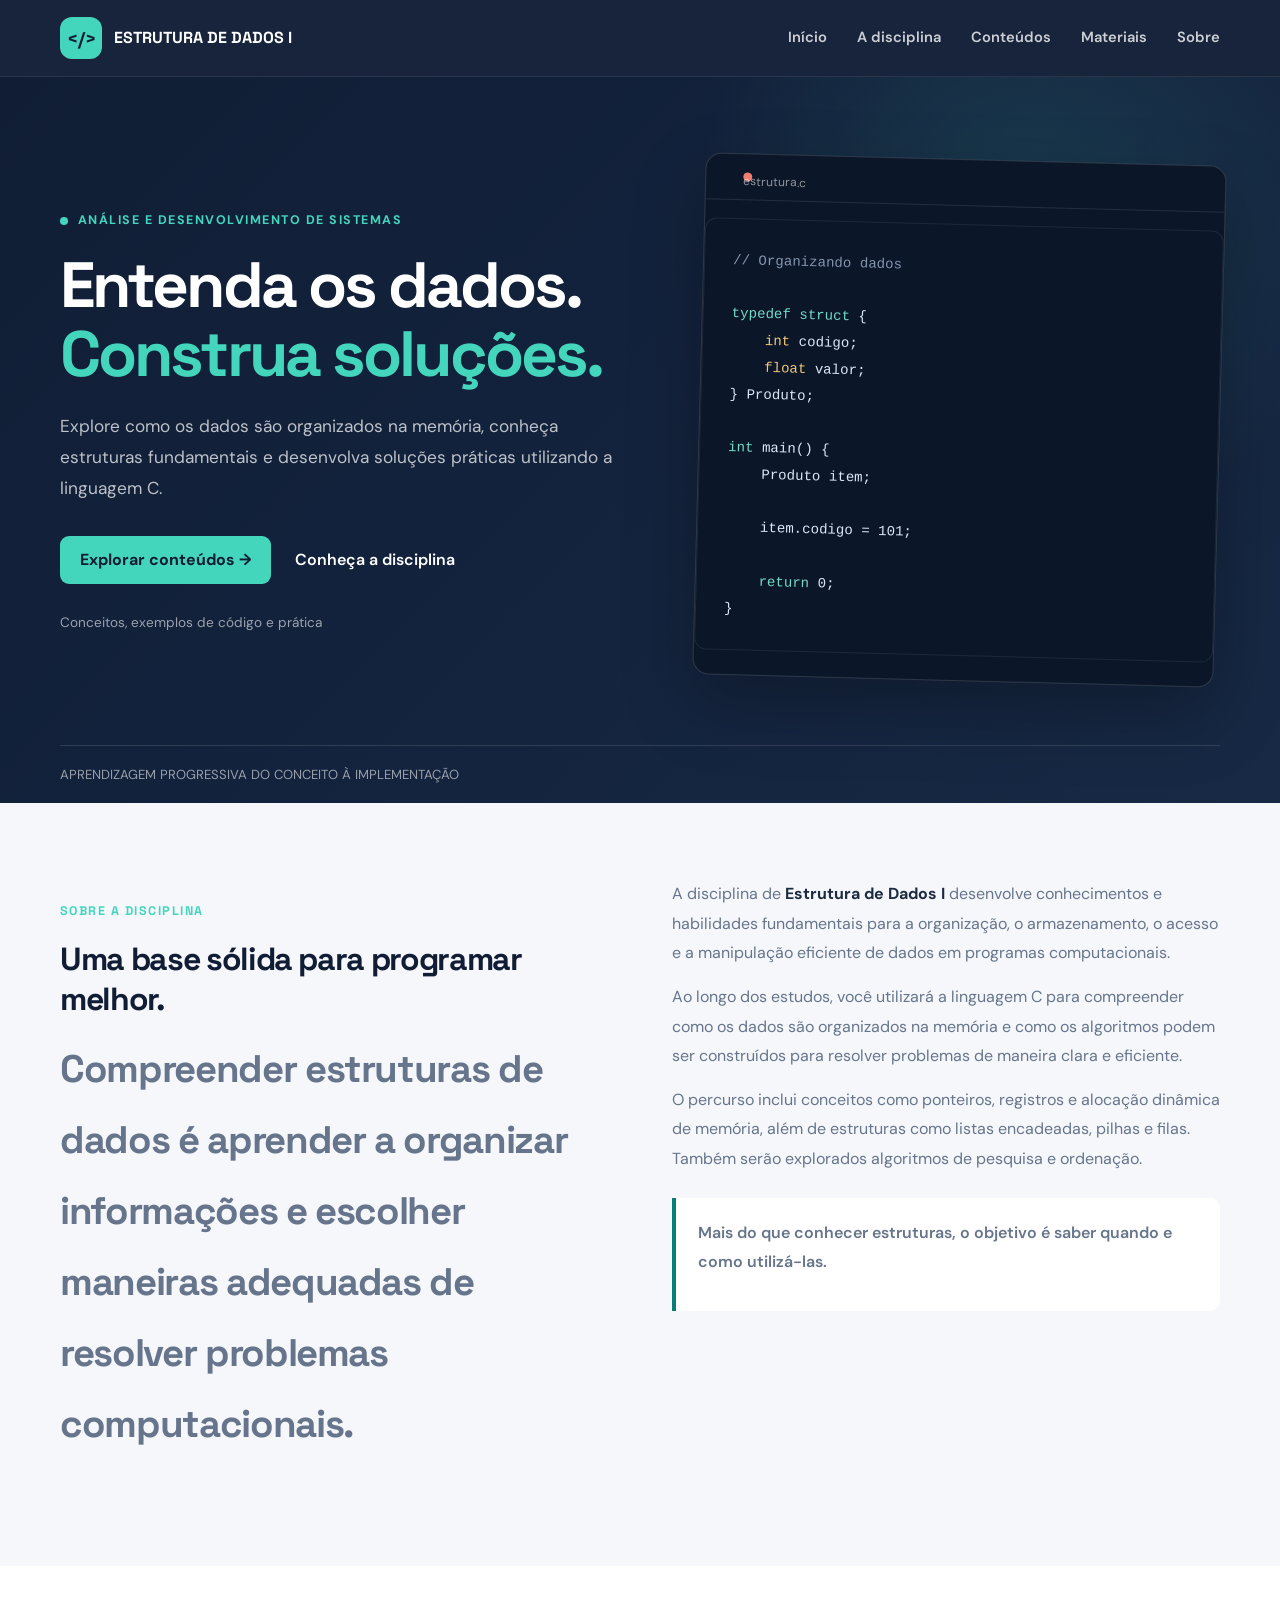
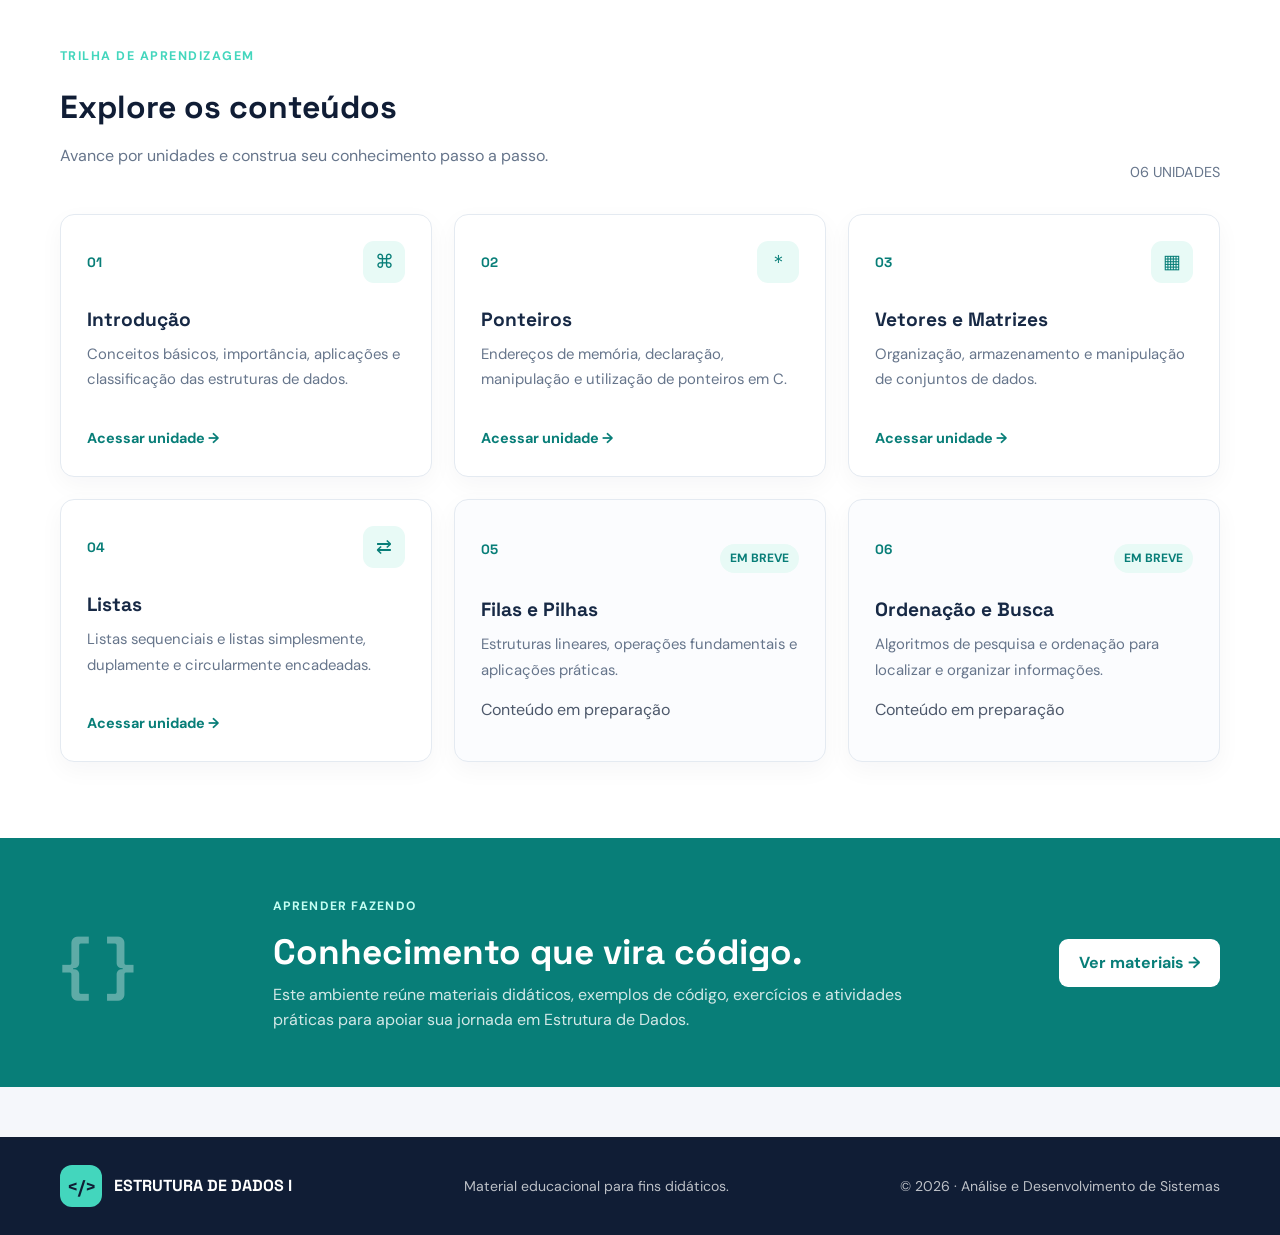
<file: index.html>
<!DOCTYPE html>
<html lang="pt-BR">

<head>
    <meta charset="UTF-8">
    <meta name="viewport" content="width=device-width, initial-scale=1.0">
    <meta name="description"
        content="Ambiente de aprendizagem da disciplina Estrutura de Dados I, do curso de Análise e Desenvolvimento de Sistemas.">
    <meta name="theme-color" content="#101d35">

    <title>Estrutura de Dados I | ADS</title>

    <link rel="preconnect" href="https://fonts.googleapis.com">
    <link rel="preconnect" href="https://fonts.gstatic.com" crossorigin>
    <link
        href="https://fonts.googleapis.com/css2?family=DM+Sans:wght@400;500;600;700&family=Space+Grotesk:wght@500;600;700&display=swap"
        rel="stylesheet">

    <link rel="stylesheet" href="css/style.css">
    <script src="js/script.js" defer></script>
</head>

<body>

    <header class="cabecalho">
        <div class="container barra-navegacao">

            <a class="marca" href="#inicio">
                <span class="marca-icone">&lt;/&gt;</span>
                <span class="marca-texto">ESTRUTURA DE DADOS I</span>
            </a>

            <button class="menu-toggle" type="button" aria-label="Abrir menu" aria-expanded="false"
                aria-controls="menu-principal">
                <span></span>
                <span></span>
                <span></span>
            </button>

            <nav class="menu" id="menu-principal">
                <a href="#inicio">Início</a>
                <a href="#disciplina">A disciplina</a>
                <a href="#conteudos">Conteúdos</a>
                <a href="materiais/index.html">Materiais</a>
                <a href="#sobre">Sobre</a>
            </nav>

        </div>
    </header>

    <main>

        <!-- APRESENTAÇÃO PRINCIPAL -->
        <section class="hero" id="inicio">

            <div class="hero-grade container">

                <div class="hero-texto">

                    <span class="sobretitulo">
                        <span class="ponto"></span>
                        ANÁLISE E DESENVOLVIMENTO DE SISTEMAS
                    </span>

                    <h1>
                        Entenda os dados.
                        <br>
                        <span>Construa soluções.</span>
                    </h1>

                    <p class="hero-descricao">
                        Explore como os dados são organizados na memória,
                        conheça estruturas fundamentais e desenvolva
                        soluções práticas utilizando a linguagem C.
                    </p>

                    <div class="hero-acoes">
                        <a class="botao-principal" href="#conteudos">
                            Explorar conteúdos →
                        </a>

                        <a class="link-secundario" href="#disciplina">
                            Conheça a disciplina
                        </a>
                    </div>

                    <div class="hero-nota">
                        Conceitos, exemplos de código e prática
                    </div>

                </div>

                <div class="hero-visual">

                    <div class="janela-codigo">

                        <div class="janela-topo">
                            <i></i>
                            <i></i>
                            <i></i>
                            <span>estrutura.c</span>
                        </div>

                        <pre><code><span class="codigo-comentario">// Organizando dados</span>

<span class="codigo-palavra">typedef struct</span> {
    <span class="codigo-funcao">int</span> codigo;
    <span class="codigo-funcao">float</span> valor;
} Produto;

<span class="codigo-palavra">int</span> main() {
    Produto item;

    item.codigo = 101;

    <span class="codigo-palavra">return</span> 0;
}</code></pre>

                    </div>

                </div>

            </div>

            <div class="hero-rodape">
                <span>APRENDIZAGEM PROGRESSIVA</span>
                <span>DO CONCEITO À IMPLEMENTAÇÃO</span>
            </div>

        </section>

        <!-- SOBRE A DISCIPLINA -->
        <section class="secao disciplina" id="disciplina">

            <div class="container disciplina-grid">

                <div class="titulo-secao">

                    <span class="sobretitulo">SOBRE A DISCIPLINA</span>

                    <h2>
                        Uma base sólida para
                        programar melhor.
                    </h2>

                    <p class="texto-apoio">
                        Compreender estruturas de dados é aprender
                        a organizar informações e escolher maneiras
                        adequadas de resolver problemas computacionais.
                    </p>

                </div>

                <div class="disciplina-texto">

                    <p>
                        A disciplina de <strong>Estrutura de Dados I</strong>
                        desenvolve conhecimentos e habilidades fundamentais
                        para a organização, o armazenamento, o acesso e a
                        manipulação eficiente de dados em programas
                        computacionais.
                    </p>

                    <p>
                        Ao longo dos estudos, você utilizará a linguagem C
                        para compreender como os dados são organizados na
                        memória e como os algoritmos podem ser construídos
                        para resolver problemas de maneira clara e eficiente.
                    </p>

                    <p>
                        O percurso inclui conceitos como ponteiros,
                        registros e alocação dinâmica de memória, além
                        de estruturas como listas encadeadas, pilhas e filas.
                        Também serão explorados algoritmos de pesquisa
                        e ordenação.
                    </p>

                    <div class="destaque-frase">
                        <p>
                            Mais do que conhecer estruturas,
                            o objetivo é saber quando e como utilizá-las.
                        </p>
                    </div>

                </div>

            </div>

        </section>

        <!-- CONTEÚDOS -->
        <section class="secao conteudos" id="conteudos">

            <div class="container">

                <div class="cabecalho-conteudos">

                    <div>
                        <span class="sobretitulo">TRILHA DE APRENDIZAGEM</span>

                        <h2>Explore os conteúdos</h2>

                        <p class="texto-apoio">
                            Avance por unidades e construa seu conhecimento
                            passo a passo.
                        </p>
                    </div>

                    <span class="contador-conteudos">06 UNIDADES</span>

                </div>

                <div class="cards">

                    <article class="card">
                        <div class="card-topo">
                            <span class="numero-card">01</span>
                            <span class="icone-card">⌘</span>
                        </div>

                        <h3>Introdução</h3>

                        <p>
                            Conceitos básicos, importância, aplicações
                            e classificação das estruturas de dados.
                        </p>

                        <a href="aulas/introducao/index.html" class="card-link">
                            Acessar unidade →
                        </a>
                    </article>

                    <article class="card">
                        <div class="card-topo">
                            <span class="numero-card">02</span>
                            <span class="icone-card">＊</span>
                        </div>

                        <h3>Ponteiros</h3>

                        <p>
                            Endereços de memória, declaração,
                            manipulação e utilização de ponteiros em C.
                        </p>

                        <a href="aulas/ponteiros/index.html" class="card-link">
                            Acessar unidade →
                        </a>
                    </article>

                    <article class="card">
                        <div class="card-topo">
                            <span class="numero-card">03</span>
                            <span class="icone-card">▦</span>
                        </div>

                        <h3>Vetores e Matrizes</h3>

                        <p>
                            Organização, armazenamento e manipulação
                            de conjuntos de dados.
                        </p>

                        <a href="aulas/vetores-matrizes/index.html" class="card-link">
                            Acessar unidade →
                        </a>
                    </article>

                    <article class="card">
                        <div class="card-topo">
                            <span class="numero-card">04</span>
                            <span class="icone-card">⇄</span>
                        </div>

                        <h3>Listas</h3>

                        <p>
                            Listas sequenciais e listas simplesmente,
                            duplamente e circularmente encadeadas.
                        </p>

                        <a href="aulas/listas/index.html" class="card-link">
                            Acessar unidade →
                        </a>
                    </article>

                    <article class="card card-em-breve">
                        <div class="card-topo">
                            <span class="numero-card">05</span>
                            <span class="status-card">EM BREVE</span>
                        </div>

                        <h3>Filas e Pilhas</h3>

                        <p>
                            Estruturas lineares, operações fundamentais
                            e aplicações práticas.
                        </p>

                        <span class="card-indisponivel">
                            Conteúdo em preparação
                        </span>
                    </article>

                    <article class="card card-em-breve">
                        <div class="card-topo">
                            <span class="numero-card">06</span>
                            <span class="status-card">EM BREVE</span>
                        </div>

                        <h3>Ordenação e Busca</h3>

                        <p>
                            Algoritmos de pesquisa e ordenação para
                            localizar e organizar informações.
                        </p>

                        <span class="card-indisponivel">
                            Conteúdo em preparação
                        </span>
                    </article>

                </div>

            </div>

        </section>

        <!-- FAIXA FINAL -->
        <section class="faixa-pratica" id="sobre">

            <div class="container faixa-conteudo">

                <div class="faixa-simbolo">{ }</div>

                <div>
                    <span class="etiqueta-clara">APRENDER FAZENDO</span>

                    <h2>Conhecimento que vira código.</h2>

                    <p>
                        Este ambiente reúne materiais didáticos,
                        exemplos de código, exercícios e atividades
                        práticas para apoiar sua jornada em
                        Estrutura de Dados.
                    </p>
                </div>

                <a class="botao-claro" href="materiais/index.html">
                    Ver materiais →
                </a>

            </div>

        </section>

    </main>

    <!-- RODAPÉ -->
    <footer class="rodape">

        <div class="container rodape-conteudo">

            <a class="marca marca-rodape" href="#inicio">
                <span class="marca-icone">&lt;/&gt;</span>
                <span class="marca-texto">ESTRUTURA DE DADOS I</span>
            </a>

            <p>Material educacional para fins didáticos.</p>

            <p>
                © <span id="ano-atual"></span>
                · Análise e Desenvolvimento de Sistemas
            </p>

        </div>

    </footer>

</body>

</html>
</file>
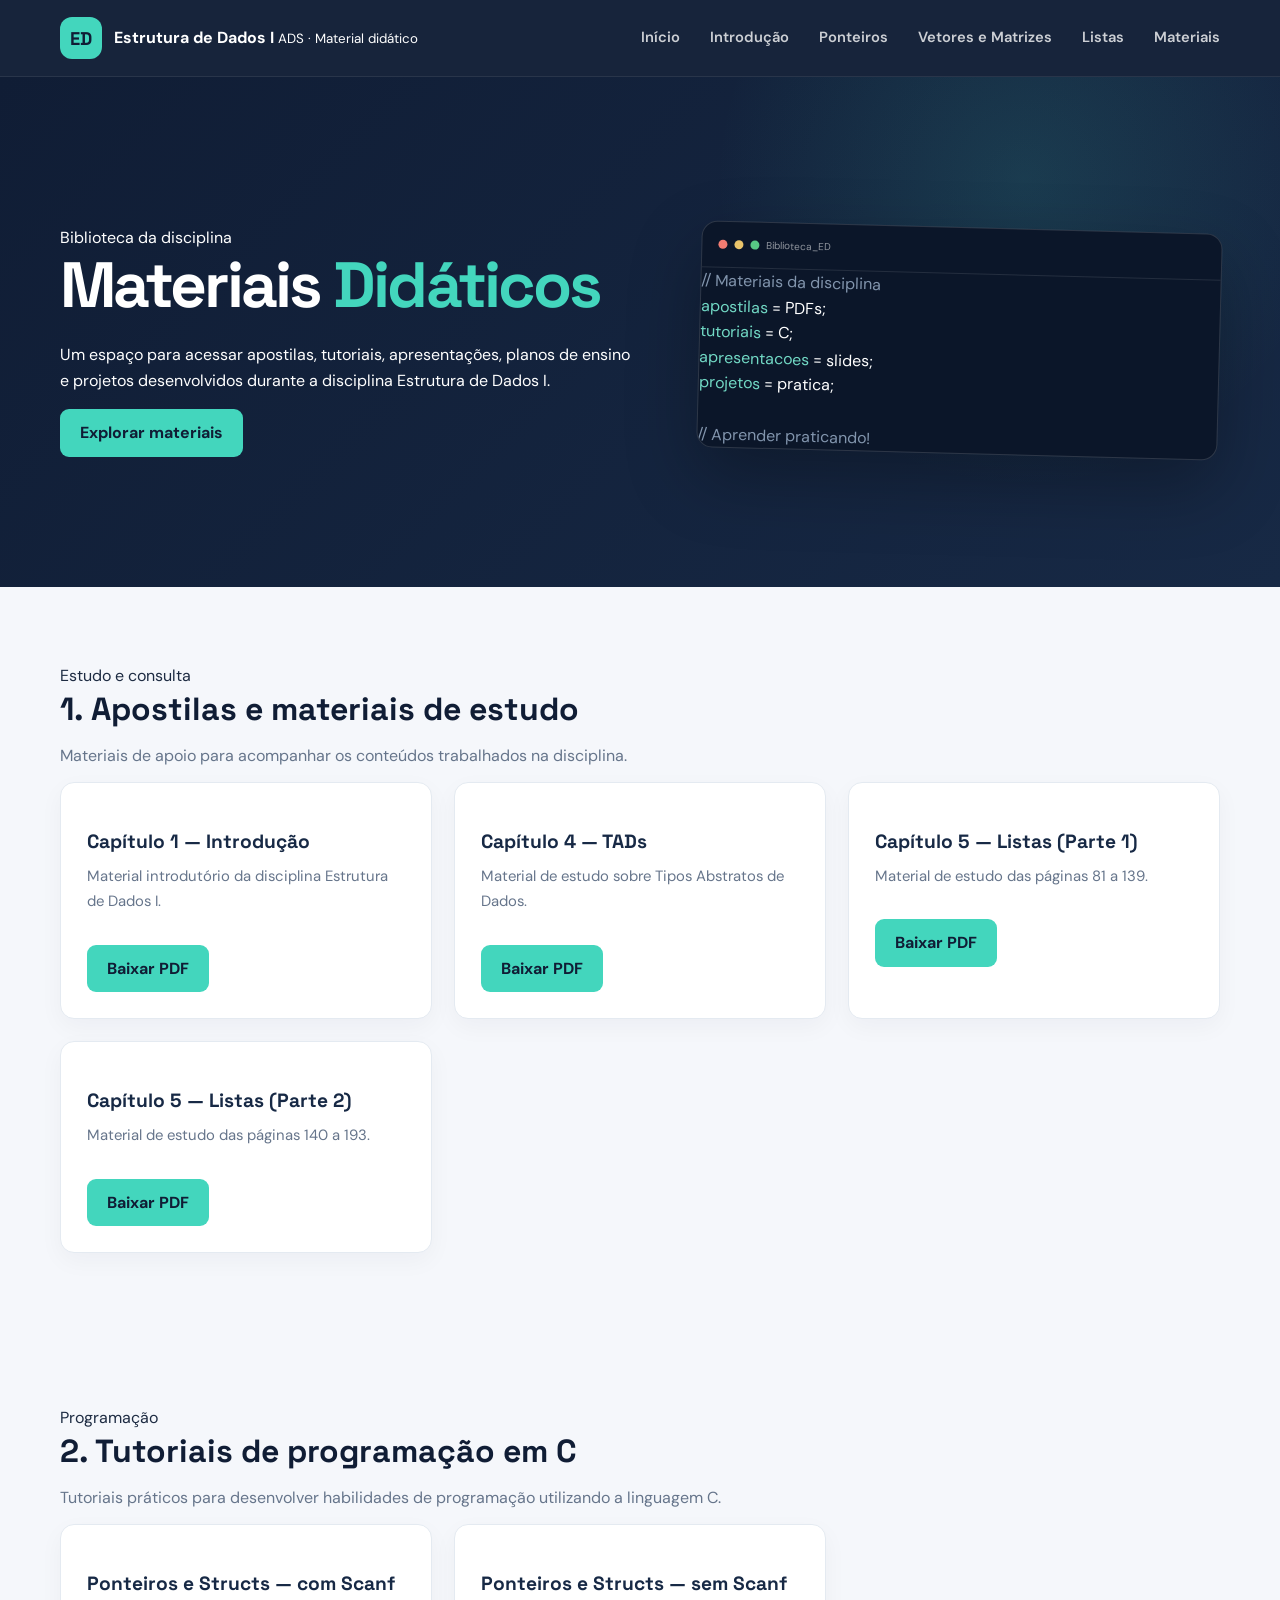
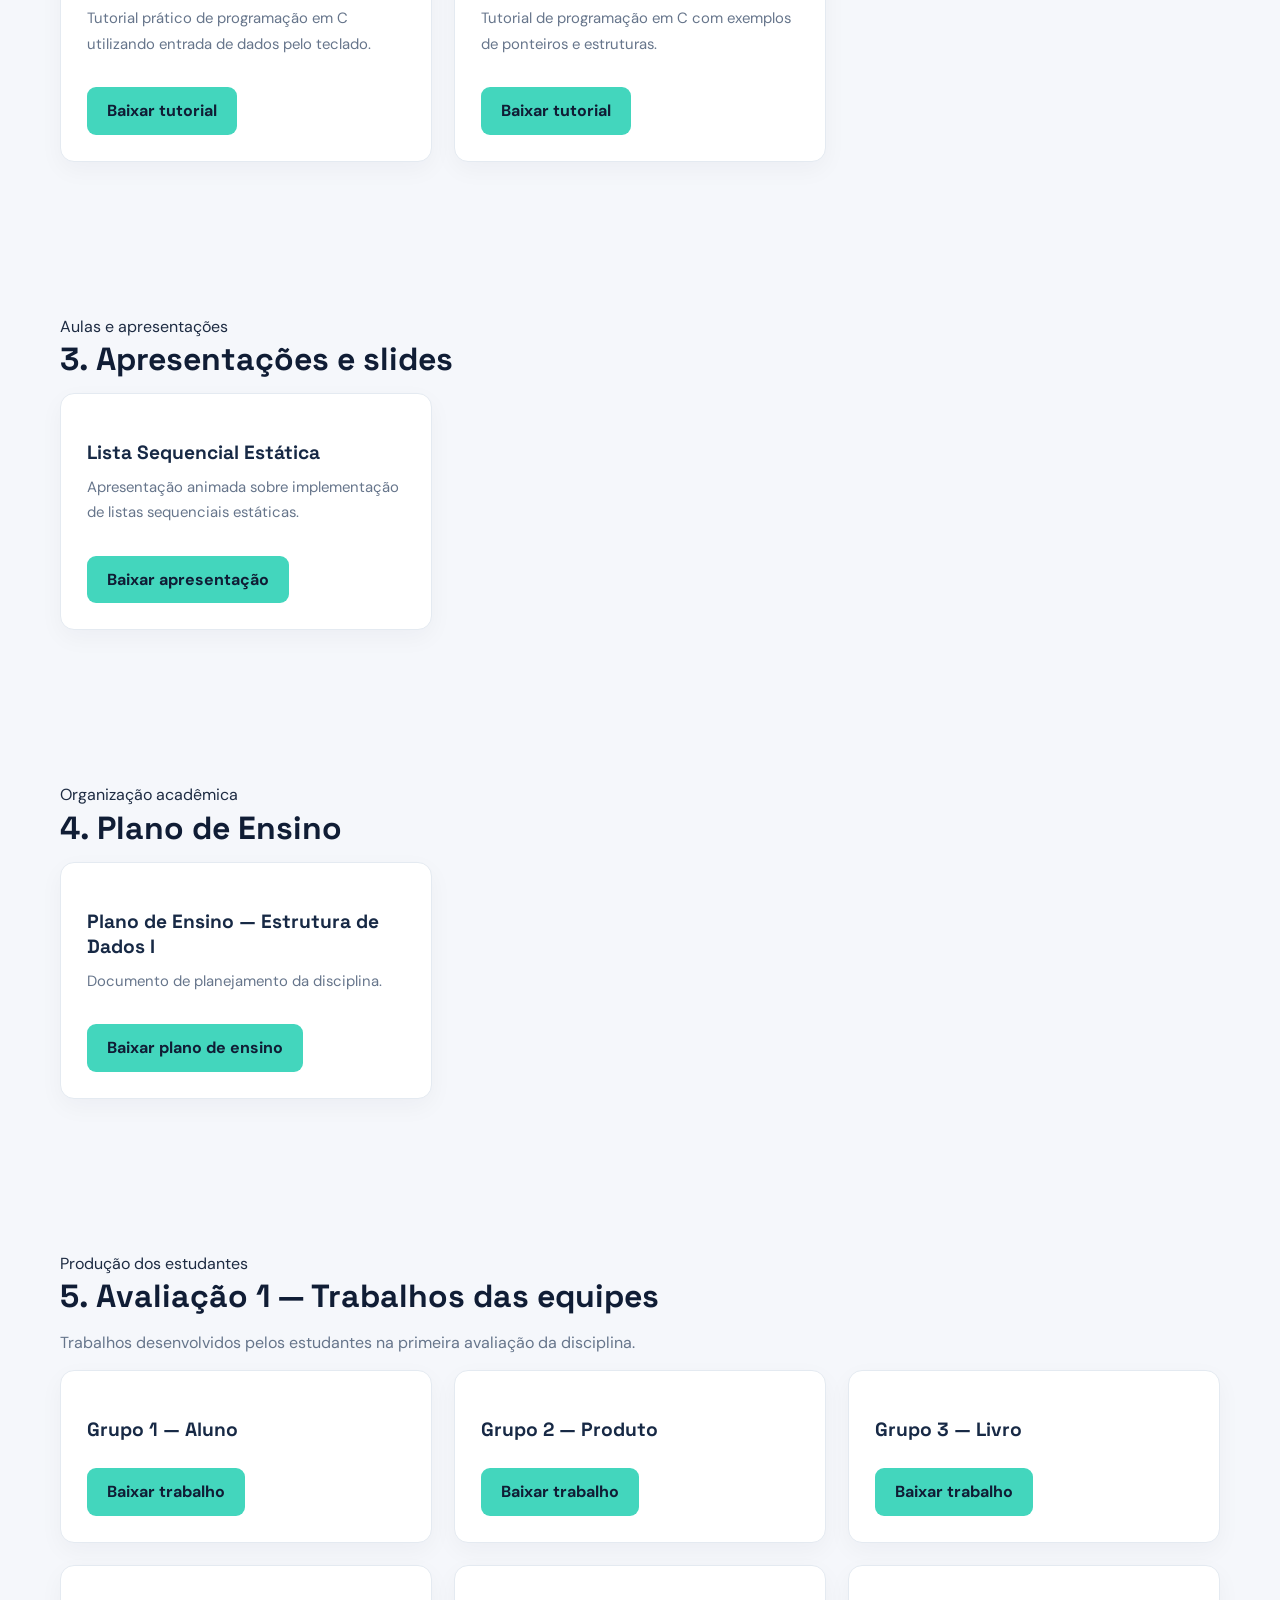
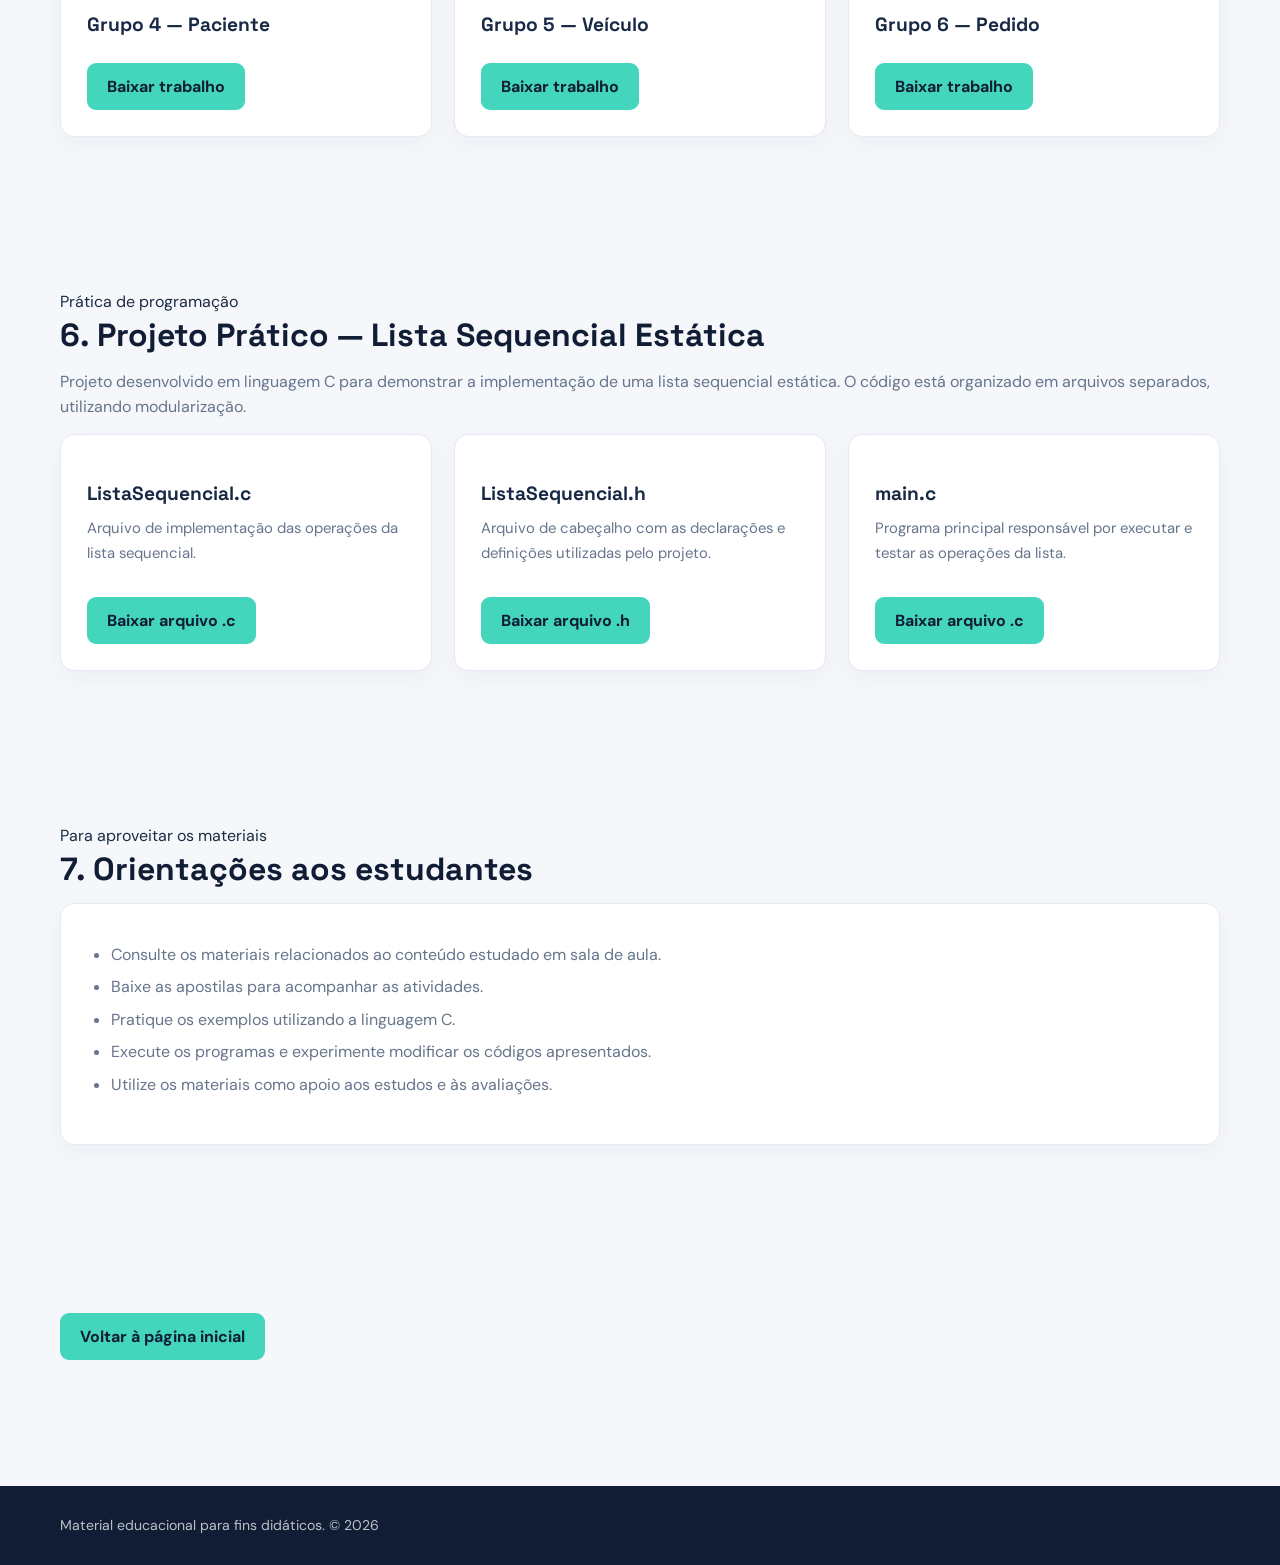
<file: materiais/index.html>
<!DOCTYPE html>
<html lang="pt-BR">

<head>
    <meta charset="UTF-8">
    <meta name="viewport" content="width=device-width, initial-scale=1.0">

    <title>Materiais Didáticos | Estrutura de Dados I</title>

    <link rel="stylesheet" href="../css/style.css">
    <script src="../js/script.js" defer></script>
</head>

<body>

    <!-- CABEÇALHO -->
    <header class="cabecalho">
        <nav class="barra-navegacao container">

            <a href="../index.html" class="marca">
                <span class="marca-icone">ED</span>
                <span>
                    <strong>Estrutura de Dados I</strong>
                    <small>ADS · Material didático</small>
                </span>
            </a>

            <button class="menu-toggle" aria-label="Abrir menu" aria-expanded="false" aria-controls="menu-principal">
                <span></span>
                <span></span>
                <span></span>
            </button>

            <div class="menu" id="menu-principal">
                <a href="../index.html">Início</a>
                <a href="../aulas/introducao/index.html">Introdução</a>
                <a href="../aulas/ponteiros/index.html">Ponteiros</a>
                <a href="../aulas/vetores-matrizes/index.html">Vetores e Matrizes</a>
                <a href="../aulas/listas/index.html">Listas</a>
                <a href="index.html" class="link-ativo">Materiais</a>
            </div>

        </nav>
    </header>


    <!-- APRESENTAÇÃO -->
    <main>

        <section class="hero">
            <div class="hero-grade container">

                <div class="hero-texto">

                    <span class="etiqueta">Biblioteca da disciplina</span>

                    <h1>
                        Materiais <span>Didáticos</span>
                    </h1>

                    <p>
                        Um espaço para acessar apostilas, tutoriais,
                        apresentações, planos de ensino e projetos
                        desenvolvidos durante a disciplina Estrutura
                        de Dados I.
                    </p>

                    <a href="#apostilas" class="botao">
                        Explorar materiais
                    </a>

                </div>

                <div class="hero-visual">
                    <div class="janela-codigo">

                        <div class="janela-topo">
                            <span></span>
                            <span></span>
                            <span></span>
                            <small>Biblioteca_ED</small>
                        </div>

                        <div class="codigo-conteudo">
                            <p><span class="codigo-comentario">// Materiais da disciplina</span></p>
                            <p><span class="codigo-palavra">apostilas</span> = PDFs;</p>
                            <p><span class="codigo-palavra">tutoriais</span> = C;</p>
                            <p><span class="codigo-palavra">apresentacoes</span> = slides;</p>
                            <p><span class="codigo-palavra">projetos</span> = pratica;</p>
                            <br>
                            <p><span class="codigo-comentario">// Aprender praticando!</span></p>
                        </div>

                    </div>
                </div>

            </div>
        </section>


        <!-- CONTEÚDO DOS MATERIAIS -->
        <div class="container">


            <!-- 1. APOSTILAS -->
            <section class="secao" id="apostilas">

                <span class="etiqueta">Estudo e consulta</span>
                <h2>1. Apostilas e materiais de estudo</h2>

                <p>
                    Materiais de apoio para acompanhar os conteúdos
                    trabalhados na disciplina.
                </p>

                <div class="cards">

                    <article class="card">
                        <h3>Capítulo 1 — Introdução</h3>

                        <p>
                            Material introdutório da disciplina
                            Estrutura de Dados I.
                        </p>

                        <a href="materiais-pdf/capitulo%201%20-%20Introdu%C3%A7%C3%A3o.pdf" class="botao" download>
                            Baixar PDF
                        </a>
                    </article>


                    <article class="card">
                        <h3>Capítulo 4 — TADs</h3>

                        <p>
                            Material de estudo sobre Tipos Abstratos
                            de Dados.
                        </p>

                        <a href="materiais-pdf/capitulo%204%20-%20TADS.pdf" class="botao" download>
                            Baixar PDF
                        </a>
                    </article>


                    <article class="card">
                        <h3>Capítulo 5 — Listas (Parte 1)</h3>

                        <p>
                            Material de estudo das páginas 81 a 139.
                        </p>

                        <a href="materiais-pdf/capitulo%205%20-%20Lista%20parte%2001%20p81-139.pdf" class="botao"
                            download>
                            Baixar PDF
                        </a>
                    </article>


                    <article class="card">
                        <h3>Capítulo 5 — Listas (Parte 2)</h3>

                        <p>
                            Material de estudo das páginas 140 a 193.
                        </p>

                        <a href="materiais-pdf/capitulo%205%20-%20Lista%20parte%2002%20p140-193.pdf" class="botao"
                            download>
                            Baixar PDF
                        </a>
                    </article>

                </div>

            </section>


            <!-- 2. TUTORIAIS C -->
            <section class="secao">

                <span class="etiqueta">Programação</span>
                <h2>2. Tutoriais de programação em C</h2>

                <p>
                    Tutoriais práticos para desenvolver habilidades
                    de programação utilizando a linguagem C.
                </p>

                <div class="cards">

                    <article class="card">
                        <h3>Ponteiros e Structs — com Scanf</h3>

                        <p>
                            Tutorial prático de programação em C
                            utilizando entrada de dados pelo teclado.
                        </p>

                        <a href="materiais-pdf/Tutorial%20C%20-%20Ponteiros%20e%20Structs%20no%20VS%20%20com%20Scanf.pdf"
                            class="botao" download>
                            Baixar tutorial
                        </a>
                    </article>


                    <article class="card">
                        <h3>Ponteiros e Structs — sem Scanf</h3>

                        <p>
                            Tutorial de programação em C com exemplos
                            de ponteiros e estruturas.
                        </p>

                        <a href="materiais-pdf/Tutorial%20C%20-%20Ponteiros%20e%20Structs%20no%20VS%20sem%20Scanf.pdf"
                            class="botao" download>
                            Baixar tutorial
                        </a>
                    </article>

                </div>

            </section>


            <!-- 3. APRESENTAÇÕES -->
            <section class="secao">

                <span class="etiqueta">Aulas e apresentações</span>
                <h2>3. Apresentações e slides</h2>

                <div class="cards">

                    <article class="card">
                        <h3>Lista Sequencial Estática</h3>

                        <p>
                            Apresentação animada sobre implementação
                            de listas sequenciais estáticas.
                        </p>

                        <a href="materiais-pptx/Lista-sequencial-estatica%20animado.pptx" class="botao" download>
                            Baixar apresentação
                        </a>
                    </article>

                </div>

            </section>


            <!-- 4. PLANO DE ENSINO -->
            <section class="secao">

                <span class="etiqueta">Organização acadêmica</span>
                <h2>4. Plano de Ensino</h2>

                <div class="cards">

                    <article class="card">
                        <h3>Plano de Ensino — Estrutura de Dados I</h3>

                        <p>
                            Documento de planejamento da disciplina.
                        </p>

                        <a href="Plano%20de%20Aula/Plano%20de%20Ensino%20de%20Estrutura%20de%20Dados%20I.pdf"
                            class="botao" download>
                            Baixar plano de ensino
                        </a>
                    </article>

                </div>

            </section>


            <!-- 5. AVALIAÇÃO 1 -->
            <section class="secao">

                <span class="etiqueta">Produção dos estudantes</span>
                <h2>5. Avaliação 1 — Trabalhos das equipes</h2>

                <p>
                    Trabalhos desenvolvidos pelos estudantes
                    na primeira avaliação da disciplina.
                </p>

                <div class="cards">

                    <article class="card">
                        <h3>Grupo 1 — Aluno</h3>

                        <a href="Avalia%C3%A7%C3%A3o1/Grupo_1_Aluno.pdf" class="botao" download>
                            Baixar trabalho
                        </a>
                    </article>


                    <article class="card">
                        <h3>Grupo 2 — Produto</h3>

                        <a href="Avalia%C3%A7%C3%A3o1/Grupo_2_Produto.pdf" class="botao" download>
                            Baixar trabalho
                        </a>
                    </article>


                    <article class="card">
                        <h3>Grupo 3 — Livro</h3>

                        <a href="Avalia%C3%A7%C3%A3o1/Grupo_3_Livro.pdf" class="botao" download>
                            Baixar trabalho
                        </a>
                    </article>


                    <article class="card">
                        <h3>Grupo 4 — Paciente</h3>

                        <a href="Avalia%C3%A7%C3%A3o1/Grupo_4_Paciente.pdf" class="botao" download>
                            Baixar trabalho
                        </a>
                    </article>


                    <article class="card">
                        <h3>Grupo 5 — Veículo</h3>

                        <a href="Avalia%C3%A7%C3%A3o1/Grupo_5_Veiculo.pdf" class="botao" download>
                            Baixar trabalho
                        </a>
                    </article>


                    <article class="card">
                        <h3>Grupo 6 — Pedido</h3>

                        <a href="Avalia%C3%A7%C3%A3o1/Grupo_6_Pedido.pdf" class="botao" download>
                            Baixar trabalho
                        </a>
                    </article>

                </div>

            </section>


            <!-- 6. PROJETO LISTA SEQUENCIAL -->
            <section class="secao">

                <span class="etiqueta">Prática de programação</span>
                <h2>6. Projeto Prático — Lista Sequencial Estática</h2>

                <p>
                    Projeto desenvolvido em linguagem C para demonstrar
                    a implementação de uma lista sequencial estática.
                    O código está organizado em arquivos separados,
                    utilizando modularização.
                </p>

                <div class="cards">

                    <article class="card">
                        <h3>ListaSequencial.c</h3>

                        <p>
                            Arquivo de implementação das operações
                            da lista sequencial.
                        </p>

                        <a href="Avalia%C3%A7%C3%A3o1/Modelo%20do%20projeto%20de%20lista/projeto-lista-estatica/ListaSequencial.c"
                            class="botao" download>
                            Baixar arquivo .c
                        </a>
                    </article>


                    <article class="card">
                        <h3>ListaSequencial.h</h3>

                        <p>
                            Arquivo de cabeçalho com as declarações
                            e definições utilizadas pelo projeto.
                        </p>

                        <a href="Avalia%C3%A7%C3%A3o1/Modelo%20do%20projeto%20de%20lista/projeto-lista-estatica/ListaSequencial.h"
                            class="botao" download>
                            Baixar arquivo .h
                        </a>
                    </article>


                    <article class="card">
                        <h3>main.c</h3>

                        <p>
                            Programa principal responsável por executar
                            e testar as operações da lista.
                        </p>

                        <a href="Avalia%C3%A7%C3%A3o1/Modelo%20do%20projeto%20de%20lista/projeto-lista-estatica/main.c"
                            class="botao" download>
                            Baixar arquivo .c
                        </a>
                    </article>

                </div>

            </section>


            <!-- 7. ORIENTAÇÕES -->
            <section class="secao">

                <span class="etiqueta">Para aproveitar os materiais</span>
                <h2>7. Orientações aos estudantes</h2>

                <div class="card">

                    <ul>
                        <li>
                            Consulte os materiais relacionados ao conteúdo
                            estudado em sala de aula.
                        </li>

                        <li>
                            Baixe as apostilas para acompanhar as atividades.
                        </li>

                        <li>
                            Pratique os exemplos utilizando a linguagem C.
                        </li>

                        <li>
                            Execute os programas e experimente modificar
                            os códigos apresentados.
                        </li>

                        <li>
                            Utilize os materiais como apoio aos estudos
                            e às avaliações.
                        </li>
                    </ul>

                </div>

            </section>


            <!-- VOLTAR -->
            <section class="secao">
                <a href="../index.html" class="botao">
                    Voltar à página inicial
                </a>
            </section>

        </div>

    </main>


    <!-- RODAPÉ -->
    <footer class="rodape">
        <div class="rodape-conteudo container">

            <p>
                Material educacional para fins didáticos.
                © <span id="ano-atual"></span>
            </p>

        </div>
    </footer>

</body>

</html>
</file>
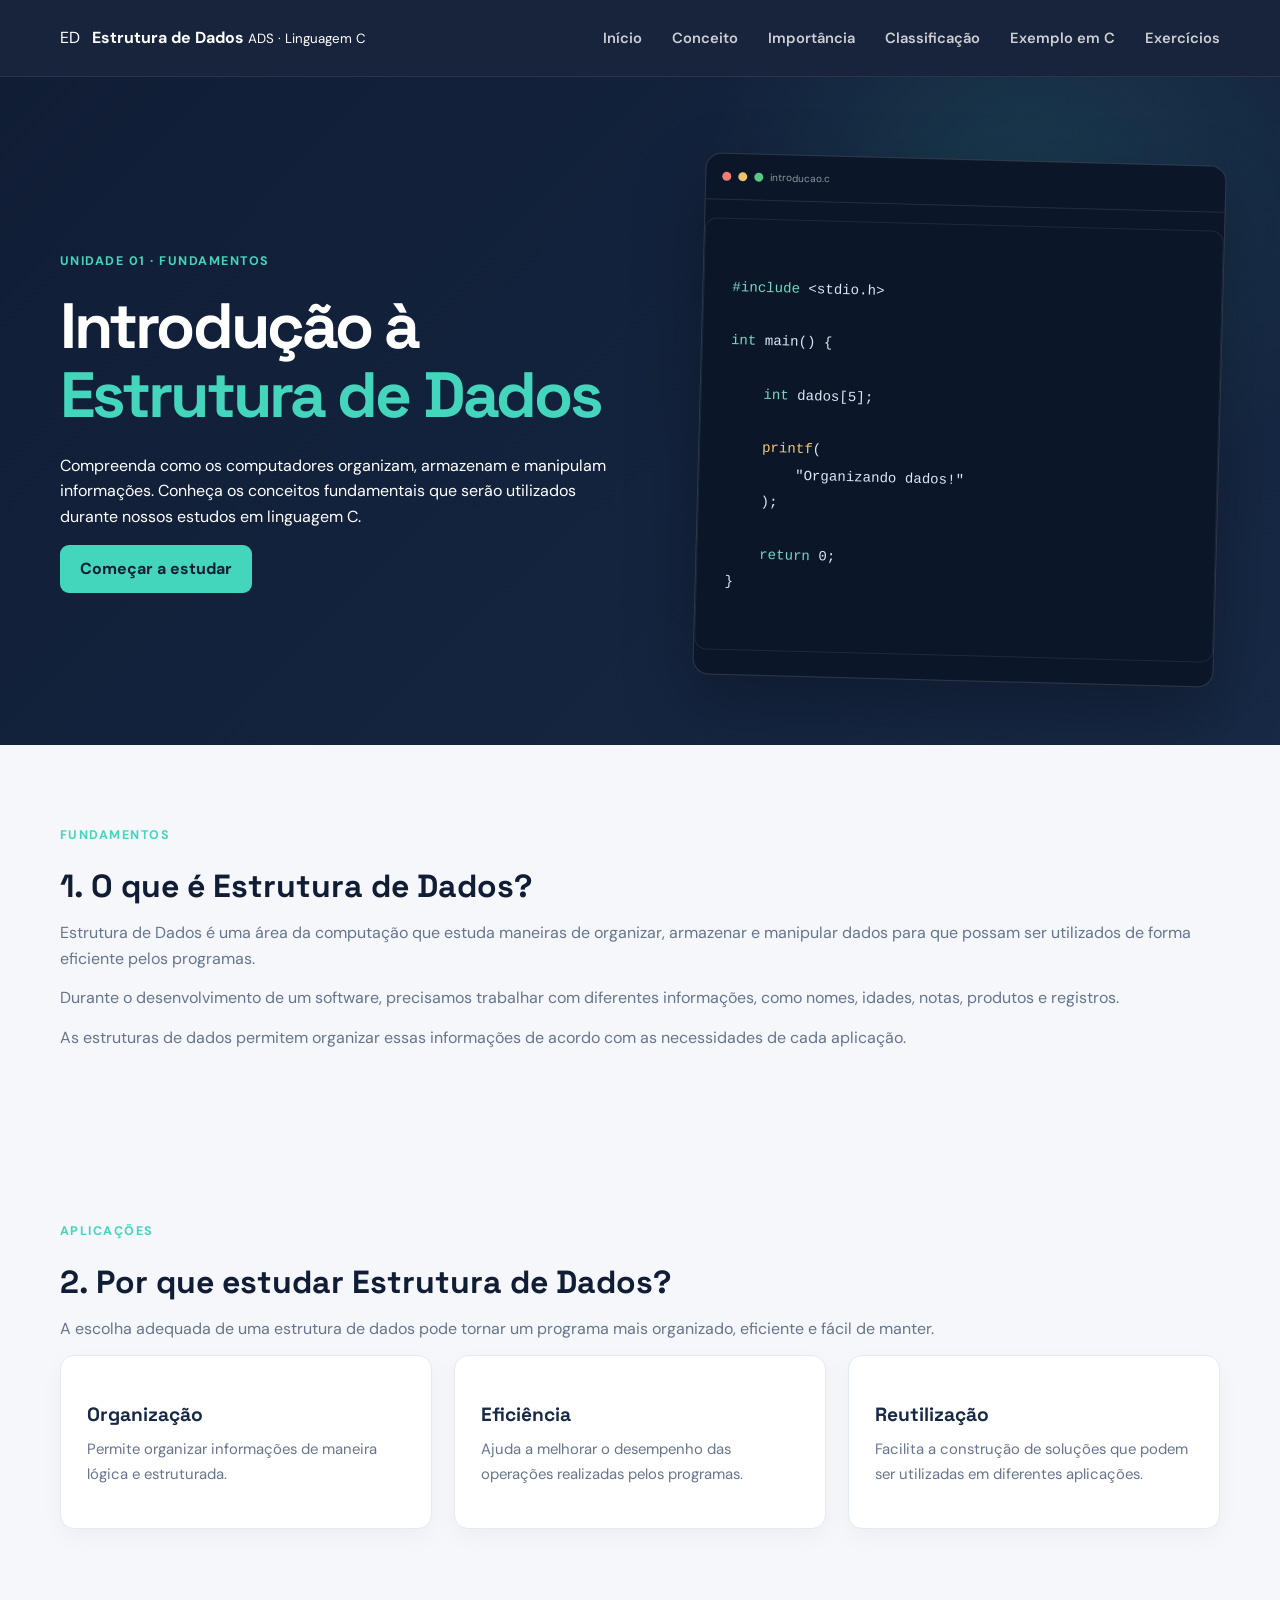
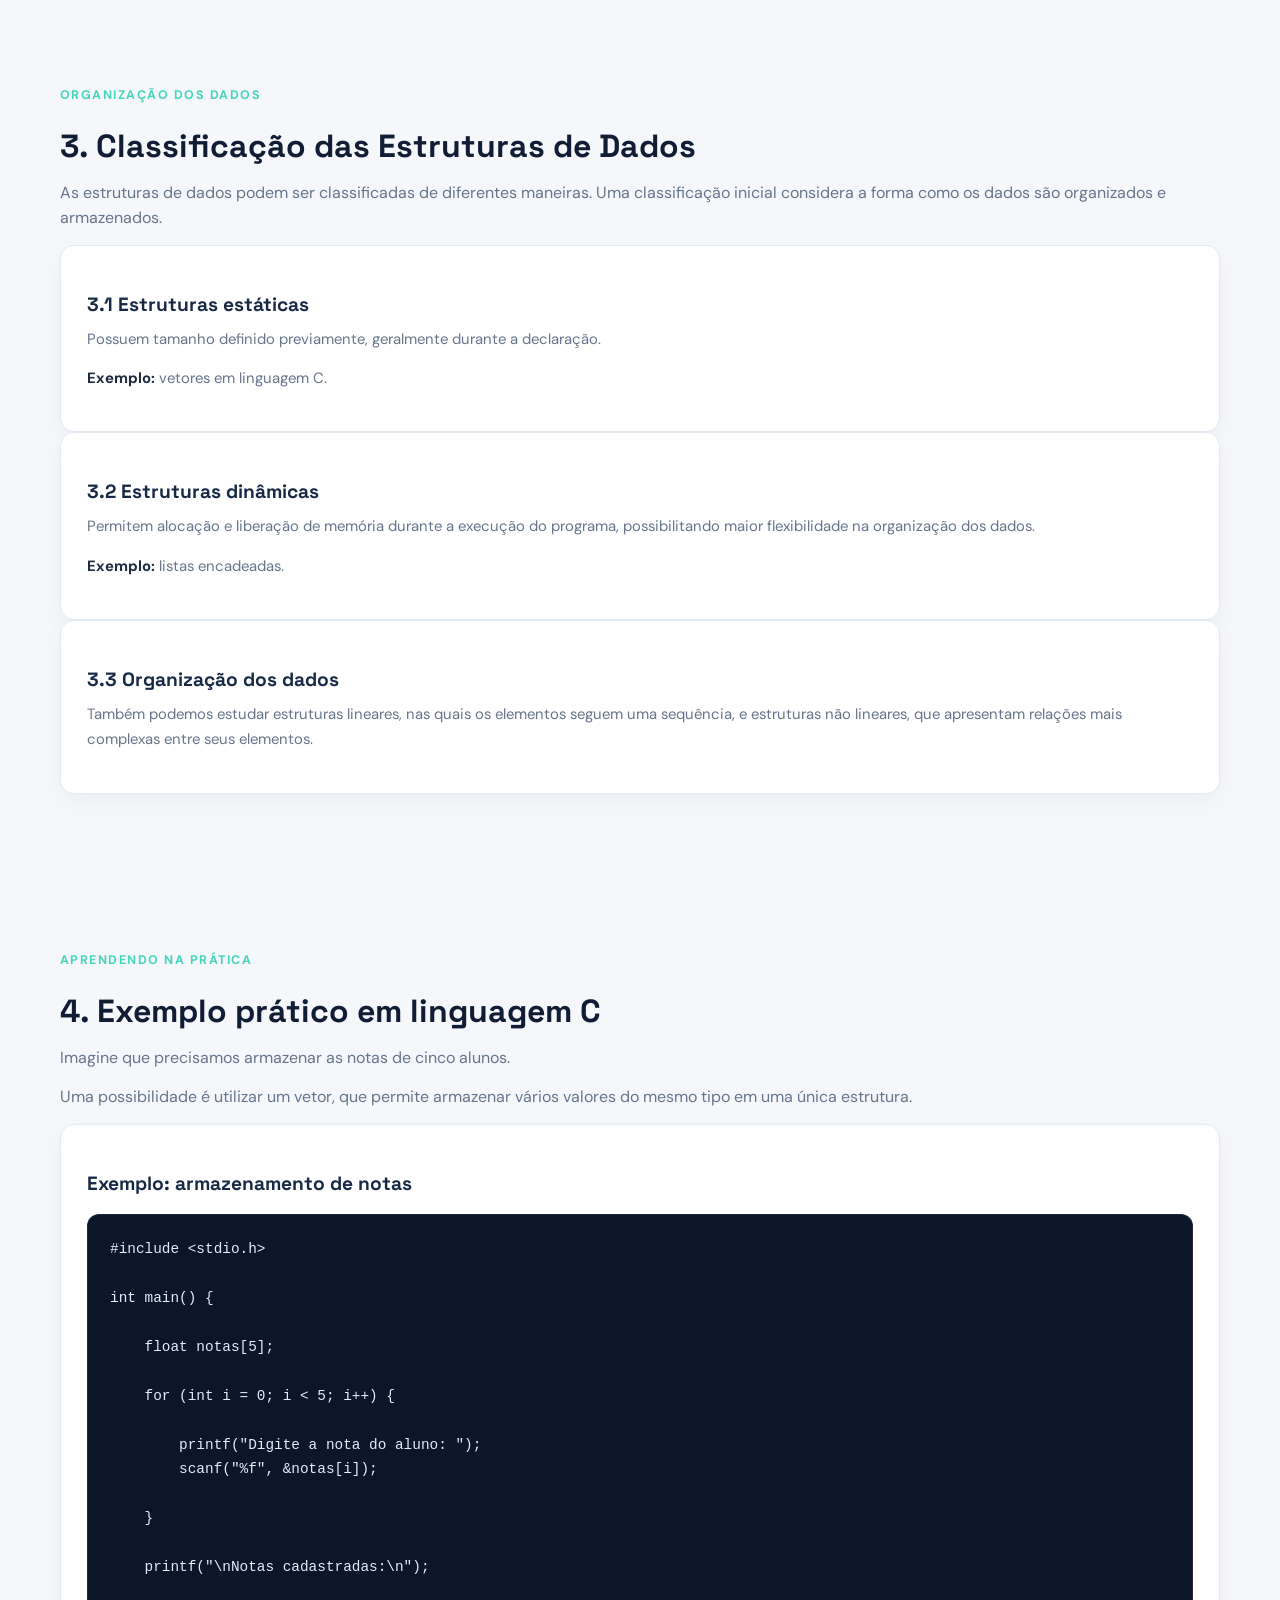
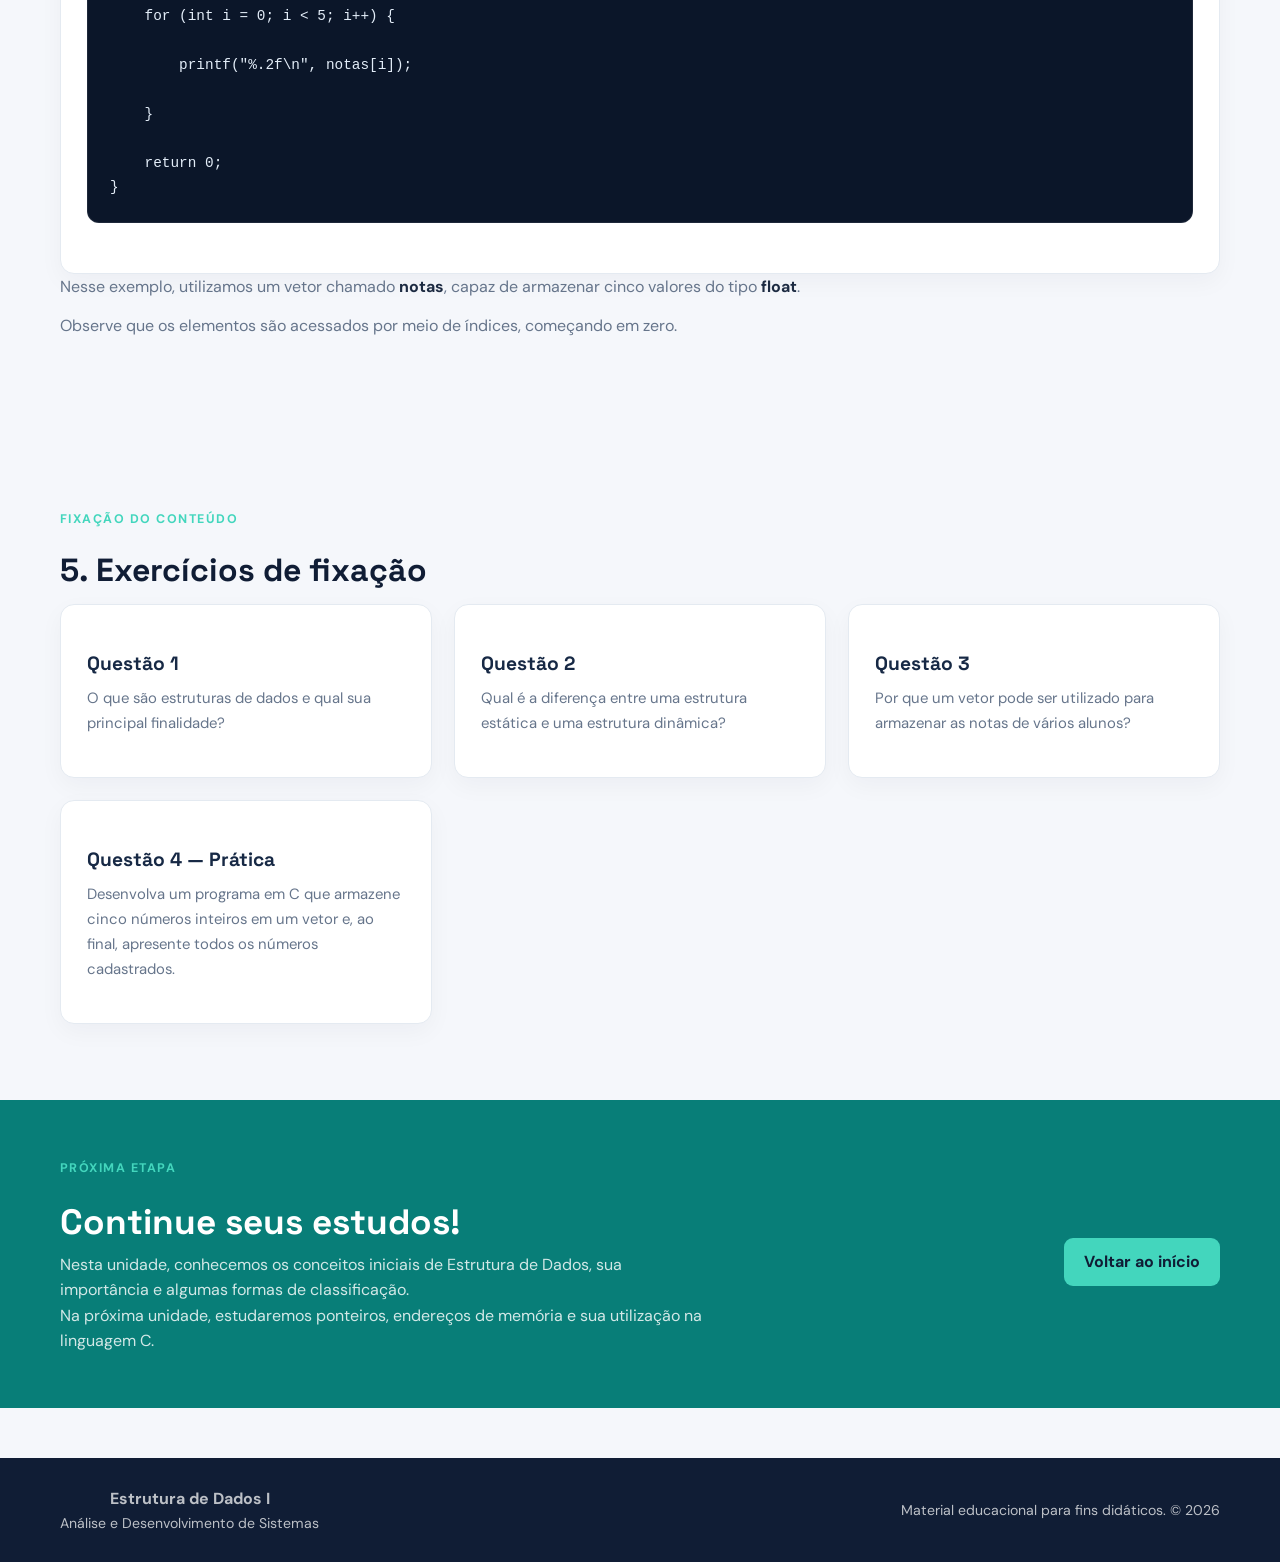
<file: aulas/introducao/index.html>
<!DOCTYPE html>
<html lang="pt-BR">

<head>
    <meta charset="UTF-8">
    <meta name="viewport" content="width=device-width, initial-scale=1.0">

    <title>Introdução à Estrutura de Dados | ADS</title>

    <link rel="stylesheet" href="../../css/style.css">
    <script src="../../js/script.js" defer></script>
</head>

<body>

    <!-- CABEÇALHO -->
    <header class="cabecalho">
        <div class="barra-navegacao container">

            <a href="../../index.html" class="marca">
                <span>ED</span>
                <div>
                    <strong>Estrutura de Dados</strong>
                    <small>ADS · Linguagem C</small>
                </div>
            </a>

            <button class="menu-toggle" aria-label="Abrir menu" aria-expanded="false" aria-controls="menu-principal">
                <span></span>
                <span></span>
                <span></span>
            </button>

            <nav>
                <ul class="menu" id="menu-principal">
                    <li><a href="../../index.html">Início</a></li>
                    <li><a href="#conceito">Conceito</a></li>
                    <li><a href="#importancia">Importância</a></li>
                    <li><a href="#classificacao">Classificação</a></li>
                    <li><a href="#exemplo">Exemplo em C</a></li>
                    <li><a href="#exercicios">Exercícios</a></li>
                </ul>
            </nav>

        </div>
    </header>


    <main>

        <!-- APRESENTAÇÃO DA UNIDADE -->
        <section class="hero">
            <div class="hero-grade container">

                <div class="hero-texto">

                    <span class="sobretitulo">
                        UNIDADE 01 · FUNDAMENTOS
                    </span>

                    <h1>
                        Introdução à
                        <span>Estrutura de Dados</span>
                    </h1>

                    <p>
                        Compreenda como os computadores organizam,
                        armazenam e manipulam informações. Conheça
                        os conceitos fundamentais que serão utilizados
                        durante nossos estudos em linguagem C.
                    </p>

                    <a href="#conceito" class="botao">
                        Começar a estudar
                    </a>

                </div>

                <div class="hero-visual">
                    <div class="janela-codigo">

                        <div class="janela-topo">
                            <span></span>
                            <span></span>
                            <span></span>
                            <small>introducao.c</small>
                        </div>

                        <pre><code>
<span class="codigo-palavra">#include</span> &lt;stdio.h&gt;

<span class="codigo-palavra">int</span> main() {

    <span class="codigo-palavra">int</span> dados[5];

    <span class="codigo-funcao">printf</span>(
        "Organizando dados!"
    );

    <span class="codigo-palavra">return</span> 0;
}
                        </code></pre>

                    </div>
                </div>

            </div>
        </section>


        <!-- CONCEITO -->
        <section id="conceito" class="secao container">

            <span class="sobretitulo">FUNDAMENTOS</span>

            <h2>1. O que é Estrutura de Dados?</h2>

            <p>
                Estrutura de Dados é uma área da computação que
                estuda maneiras de organizar, armazenar e manipular
                dados para que possam ser utilizados de forma
                eficiente pelos programas.
            </p>

            <p>
                Durante o desenvolvimento de um software, precisamos
                trabalhar com diferentes informações, como nomes,
                idades, notas, produtos e registros.
            </p>

            <p>
                As estruturas de dados permitem organizar essas
                informações de acordo com as necessidades de
                cada aplicação.
            </p>

        </section>


        <!-- IMPORTÂNCIA -->
        <section id="importancia" class="secao container">

            <span class="sobretitulo">APLICAÇÕES</span>

            <h2>2. Por que estudar Estrutura de Dados?</h2>

            <p>
                A escolha adequada de uma estrutura de dados pode
                tornar um programa mais organizado, eficiente
                e fácil de manter.
            </p>

            <div class="cards">

                <article class="card">
                    <h3>Organização</h3>
                    <p>
                        Permite organizar informações de maneira
                        lógica e estruturada.
                    </p>
                </article>

                <article class="card">
                    <h3>Eficiência</h3>
                    <p>
                        Ajuda a melhorar o desempenho das operações
                        realizadas pelos programas.
                    </p>
                </article>

                <article class="card">
                    <h3>Reutilização</h3>
                    <p>
                        Facilita a construção de soluções que podem
                        ser utilizadas em diferentes aplicações.
                    </p>
                </article>

            </div>

        </section>


        <!-- CLASSIFICAÇÃO -->
        <section id="classificacao" class="secao container">

            <span class="sobretitulo">ORGANIZAÇÃO DOS DADOS</span>

            <h2>3. Classificação das Estruturas de Dados</h2>

            <p>
                As estruturas de dados podem ser classificadas
                de diferentes maneiras. Uma classificação inicial
                considera a forma como os dados são organizados
                e armazenados.
            </p>

            <article class="card">
                <h3>3.1 Estruturas estáticas</h3>

                <p>
                    Possuem tamanho definido previamente,
                    geralmente durante a declaração.
                </p>

                <p>
                    <strong>Exemplo:</strong> vetores em linguagem C.
                </p>
            </article>

            <article class="card">
                <h3>3.2 Estruturas dinâmicas</h3>

                <p>
                    Permitem alocação e liberação de memória
                    durante a execução do programa, possibilitando
                    maior flexibilidade na organização dos dados.
                </p>

                <p>
                    <strong>Exemplo:</strong> listas encadeadas.
                </p>
            </article>

            <article class="card">
                <h3>3.3 Organização dos dados</h3>

                <p>
                    Também podemos estudar estruturas lineares,
                    nas quais os elementos seguem uma sequência,
                    e estruturas não lineares, que apresentam
                    relações mais complexas entre seus elementos.
                </p>
            </article>

        </section>


        <!-- EXEMPLO EM C -->
        <section id="exemplo" class="secao container">

            <span class="sobretitulo">APRENDENDO NA PRÁTICA</span>

            <h2>4. Exemplo prático em linguagem C</h2>

            <p>
                Imagine que precisamos armazenar as notas
                de cinco alunos.
            </p>

            <p>
                Uma possibilidade é utilizar um vetor, que permite
                armazenar vários valores do mesmo tipo em uma
                única estrutura.
            </p>

            <div class="card">

                <h3>Exemplo: armazenamento de notas</h3>

                <pre><code>#include &lt;stdio.h&gt;

int main() {

    float notas[5];

    for (int i = 0; i &lt; 5; i++) {

        printf("Digite a nota do aluno: ");
        scanf("%f", &amp;notas[i]);

    }

    printf("\nNotas cadastradas:\n");

    for (int i = 0; i &lt; 5; i++) {

        printf("%.2f\n", notas[i]);

    }

    return 0;
}</code></pre>

            </div>

            <p>
                Nesse exemplo, utilizamos um vetor chamado
                <strong>notas</strong>, capaz de armazenar
                cinco valores do tipo <strong>float</strong>.
            </p>

            <p>
                Observe que os elementos são acessados por meio
                de índices, começando em zero.
            </p>

        </section>


        <!-- EXERCÍCIOS -->
        <section id="exercicios" class="secao container">

            <span class="sobretitulo">FIXAÇÃO DO CONTEÚDO</span>

            <h2>5. Exercícios de fixação</h2>

            <div class="cards">

                <article class="card">
                    <h3>Questão 1</h3>
                    <p>
                        O que são estruturas de dados e qual
                        sua principal finalidade?
                    </p>
                </article>

                <article class="card">
                    <h3>Questão 2</h3>
                    <p>
                        Qual é a diferença entre uma estrutura
                        estática e uma estrutura dinâmica?
                    </p>
                </article>

                <article class="card">
                    <h3>Questão 3</h3>
                    <p>
                        Por que um vetor pode ser utilizado
                        para armazenar as notas de vários alunos?
                    </p>
                </article>

                <article class="card">
                    <h3>Questão 4 — Prática</h3>
                    <p>
                        Desenvolva um programa em C que armazene
                        cinco números inteiros em um vetor e,
                        ao final, apresente todos os números
                        cadastrados.
                    </p>
                </article>

            </div>

        </section>


        <!-- CONCLUSÃO -->
        <section class="faixa-pratica">
            <div class="container faixa-conteudo">

                <div>
                    <span class="sobretitulo">PRÓXIMA ETAPA</span>

                    <h2>Continue seus estudos!</h2>

                    <p>
                        Nesta unidade, conhecemos os conceitos
                        iniciais de Estrutura de Dados, sua
                        importância e algumas formas de classificação.
                    </p>

                    <p>
                        Na próxima unidade, estudaremos ponteiros,
                        endereços de memória e sua utilização
                        na linguagem C.
                    </p>
                </div>

                <a href="../../index.html" class="botao">
                    Voltar ao início
                </a>

            </div>
        </section>

    </main>


    <!-- RODAPÉ -->
    <footer class="rodape">
        <div class="container rodape-conteudo">

            <div>
                <strong>Estrutura de Dados I</strong>
                <p>Análise e Desenvolvimento de Sistemas</p>
            </div>

            <p>
                Material educacional para fins didáticos.
                © <span id="ano-atual"></span>
            </p>

        </div>
    </footer>

</body>

</html>
</file>
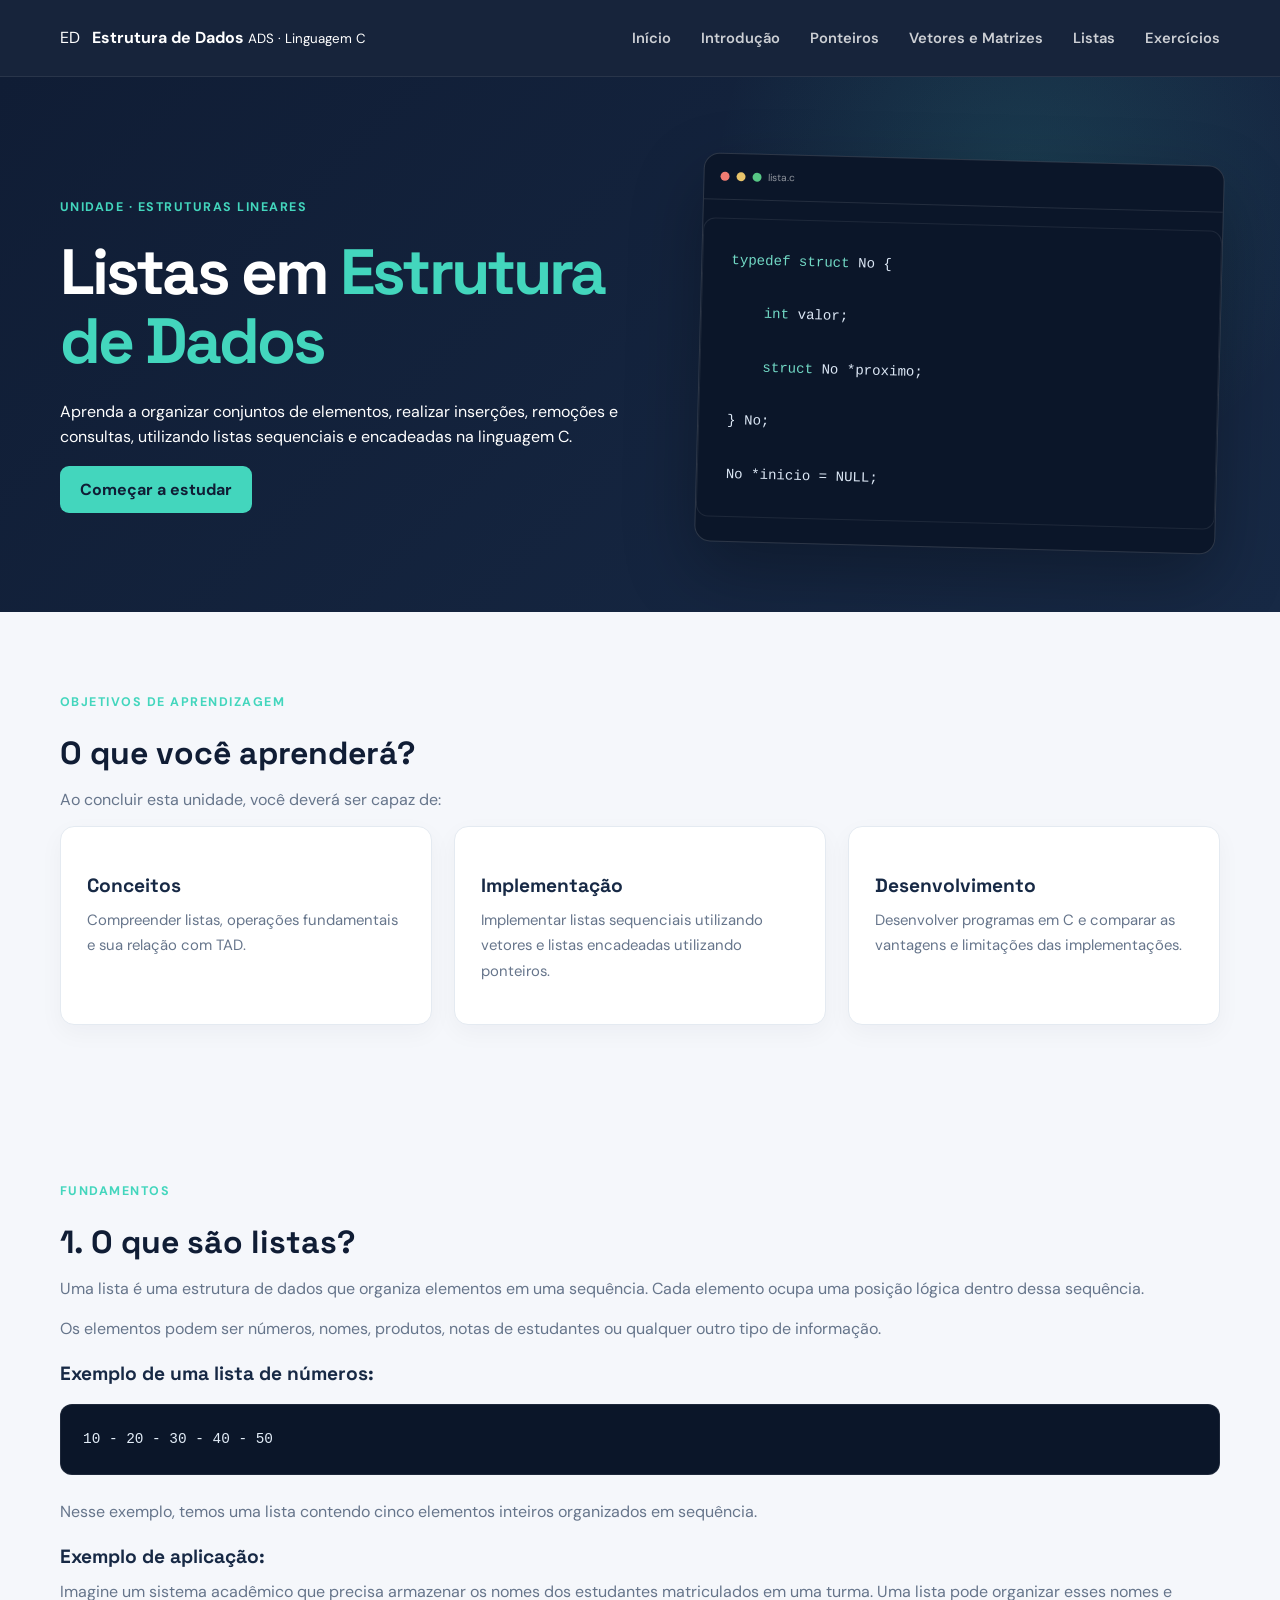
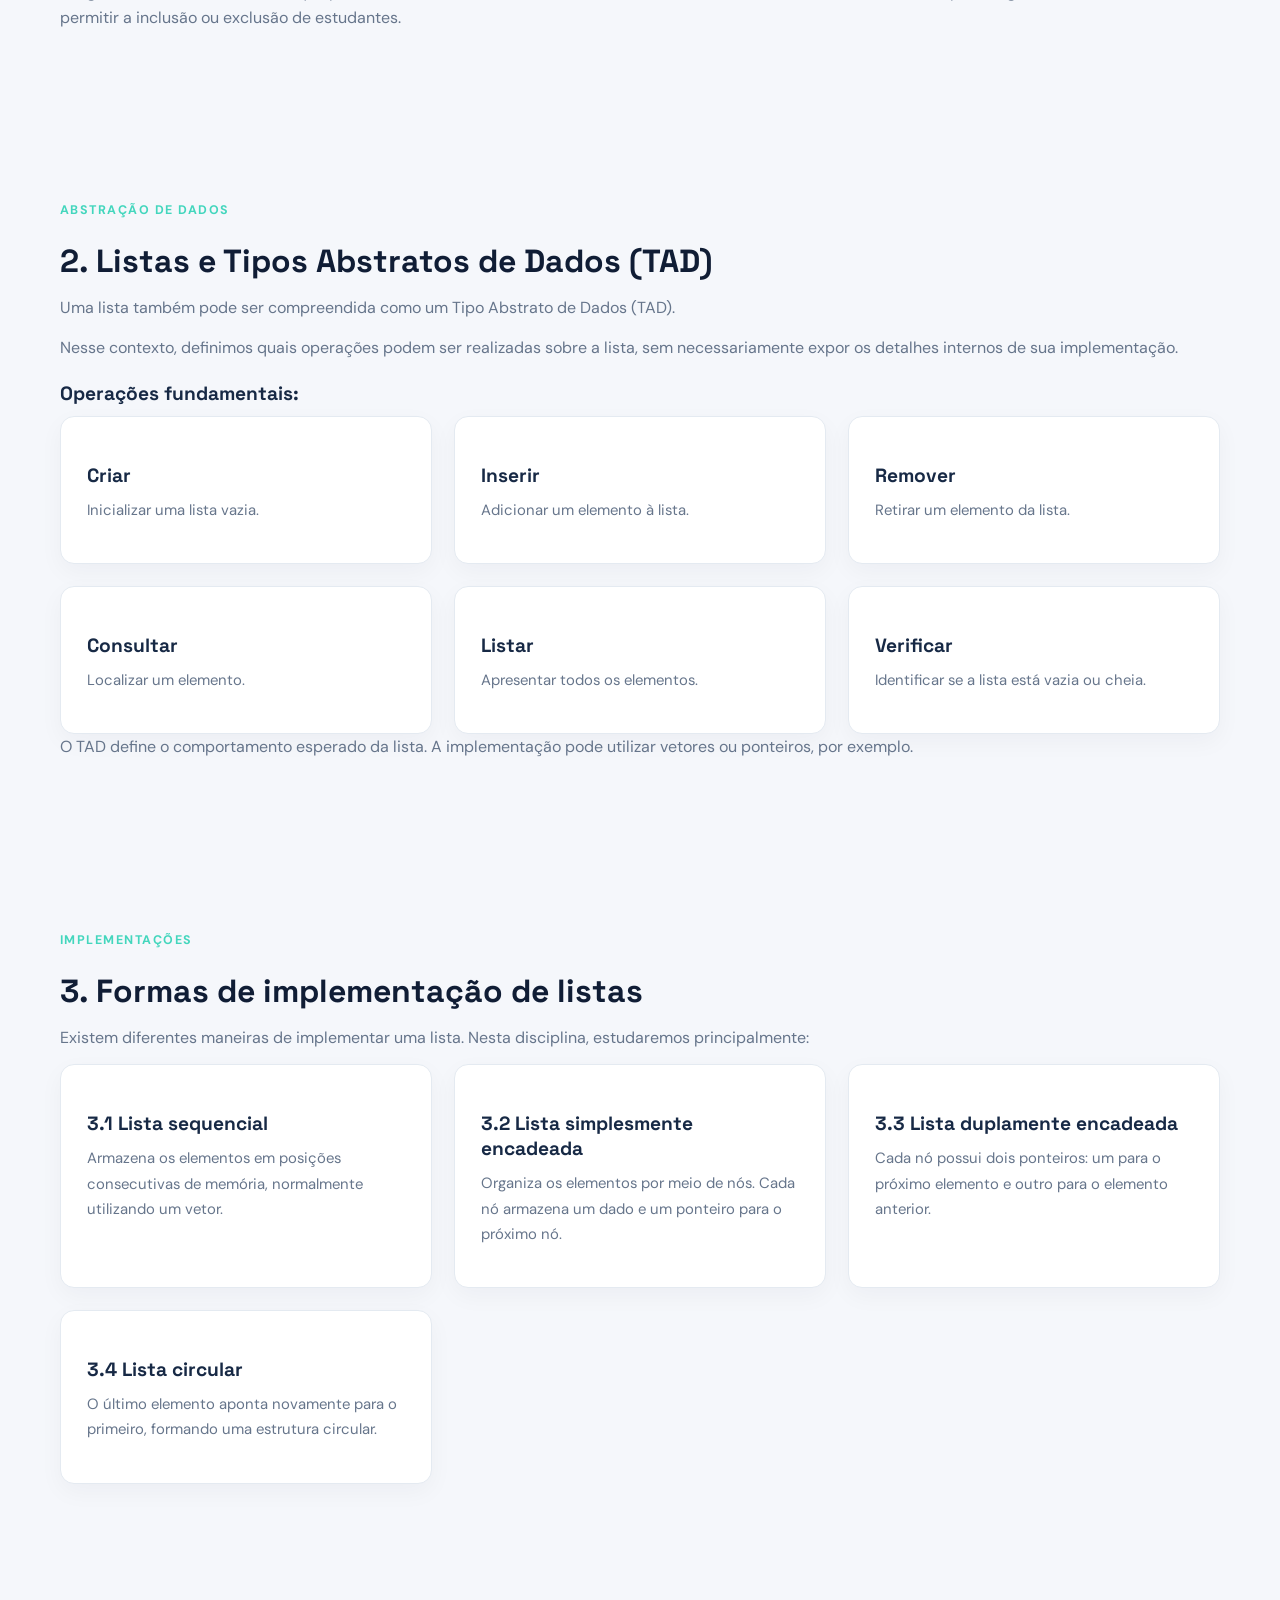
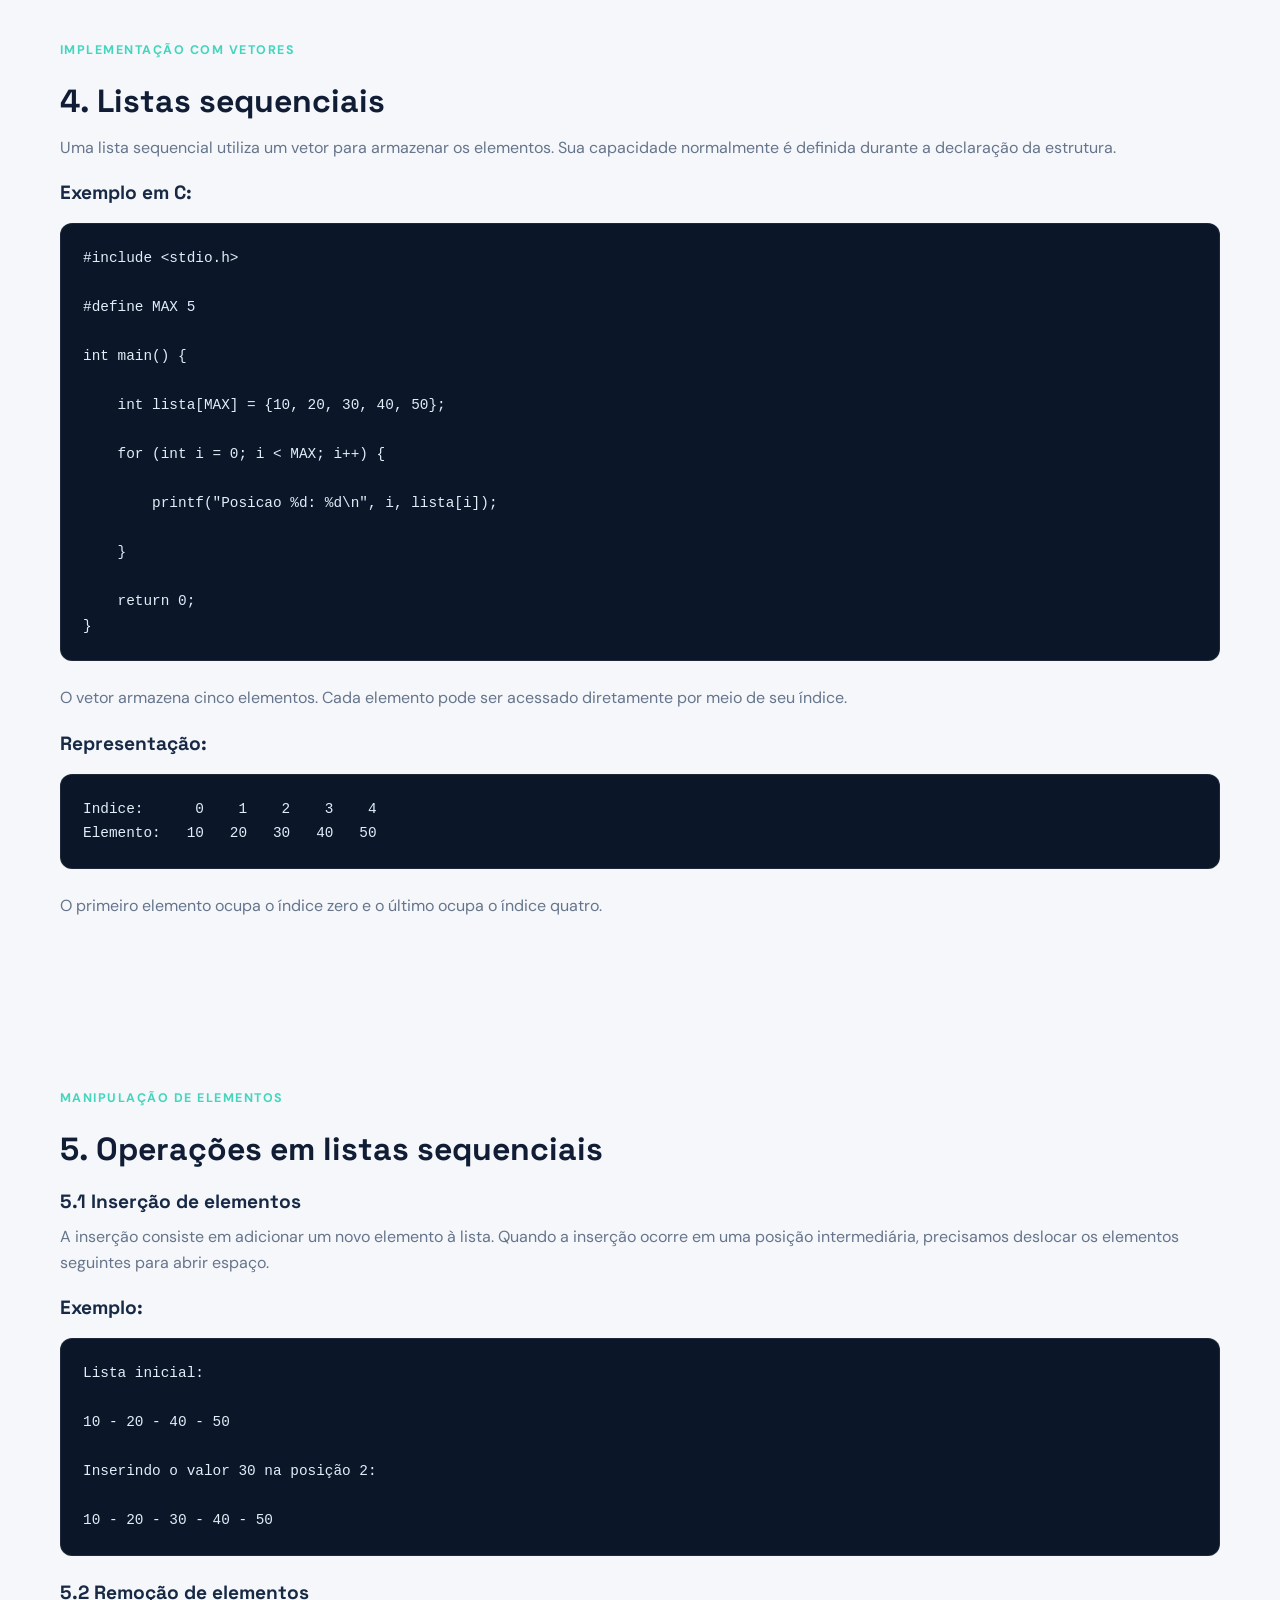
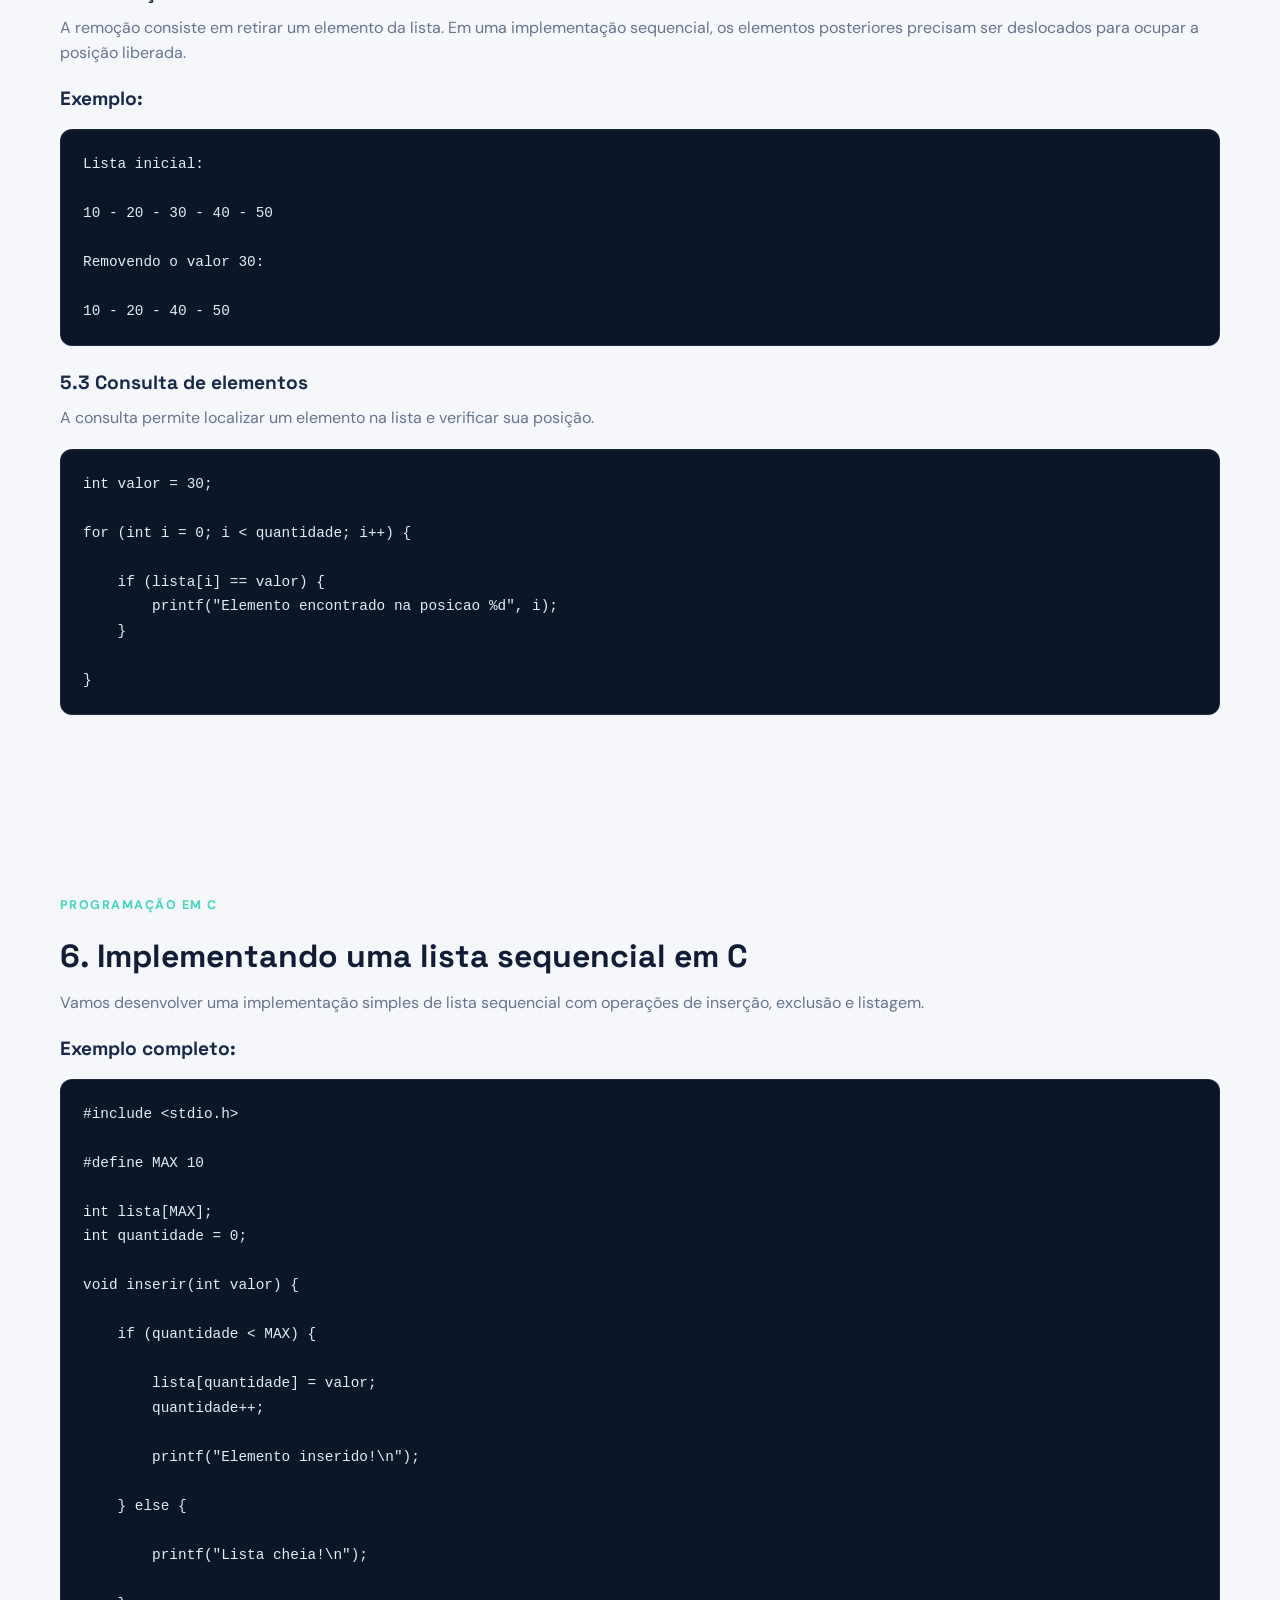
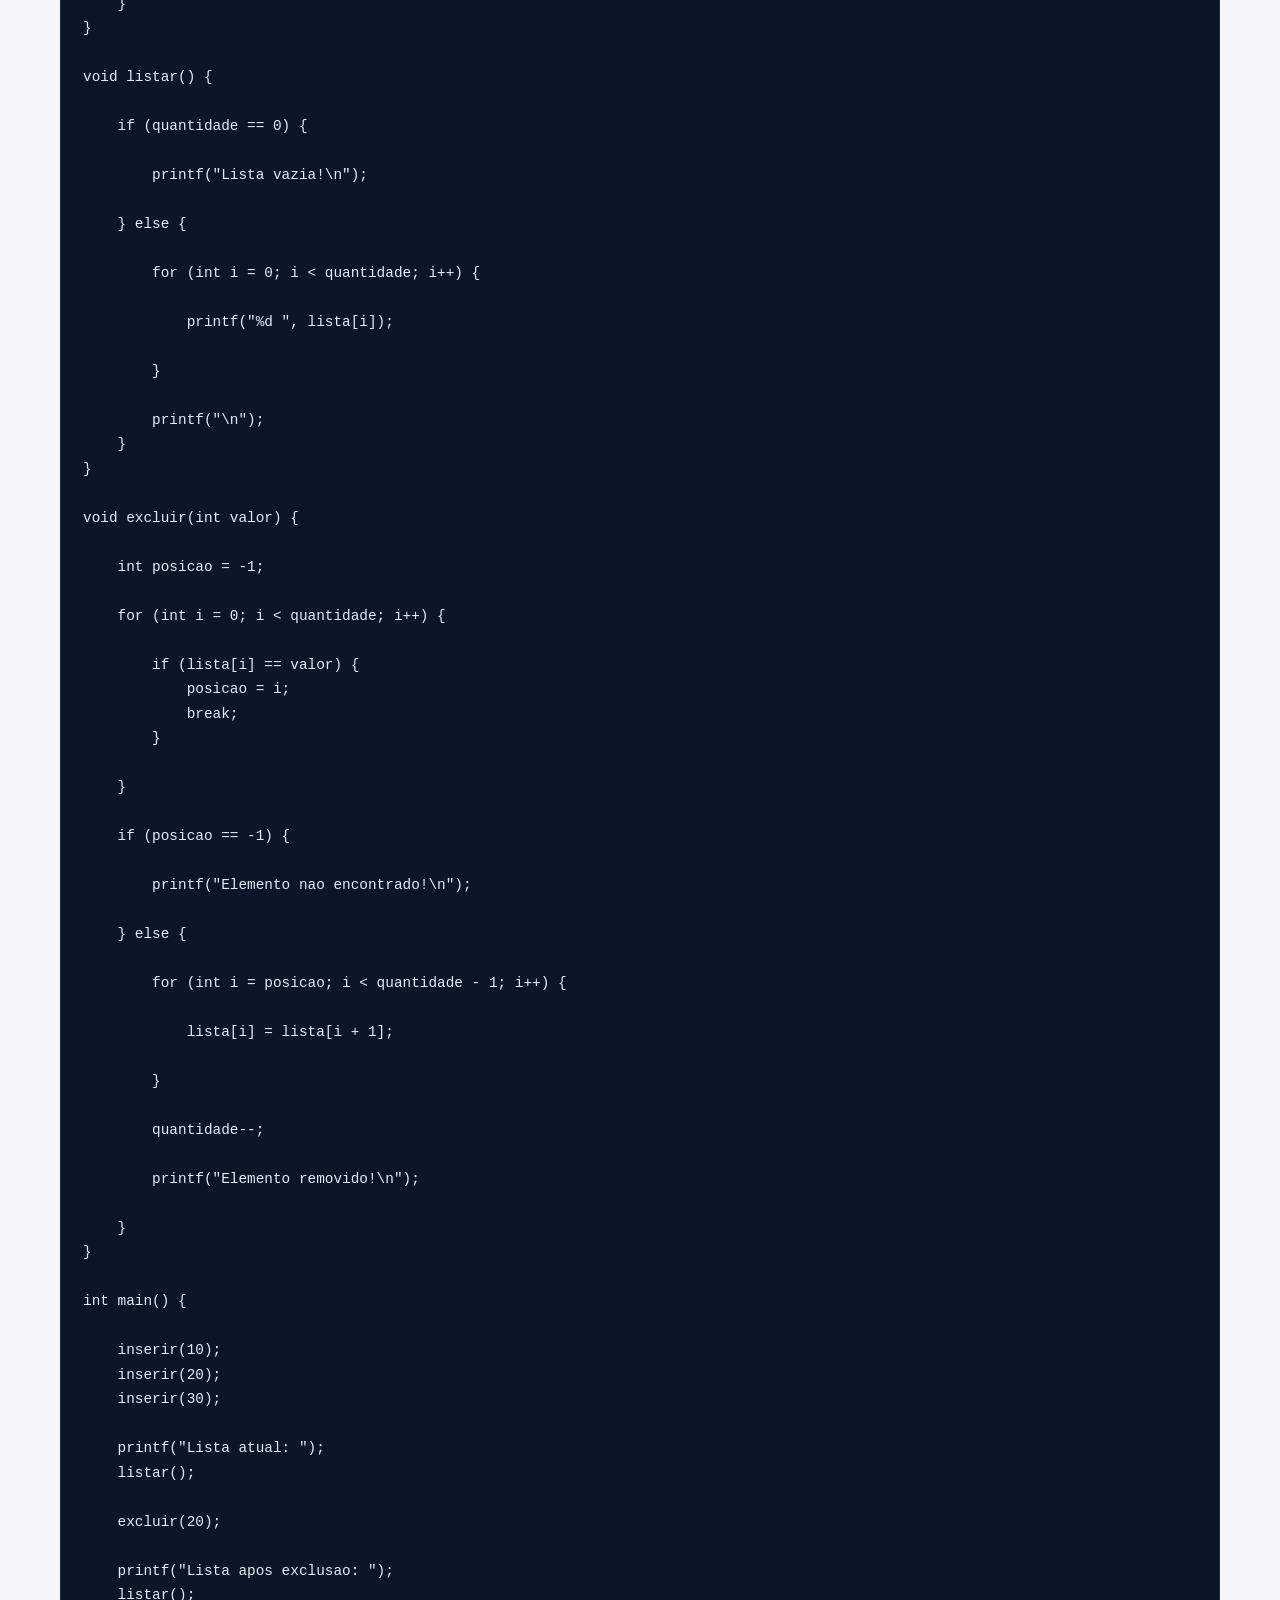
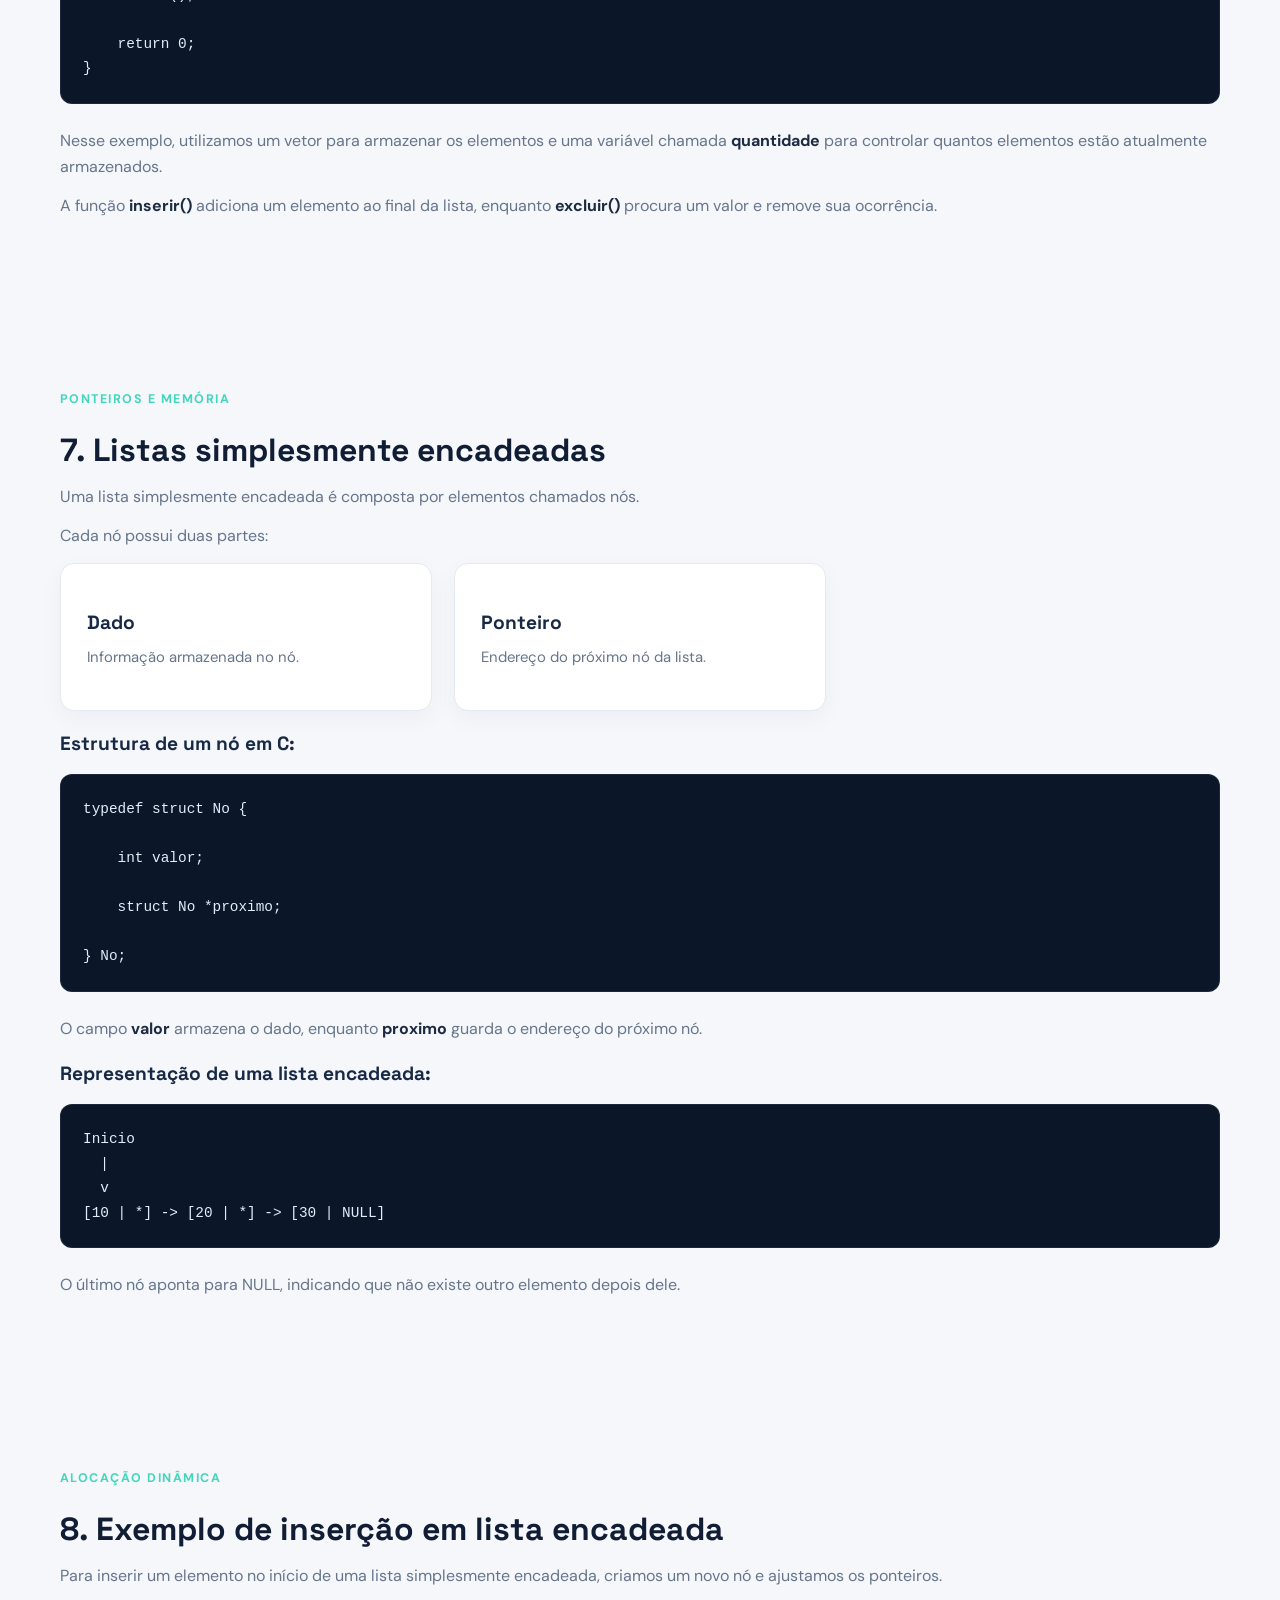
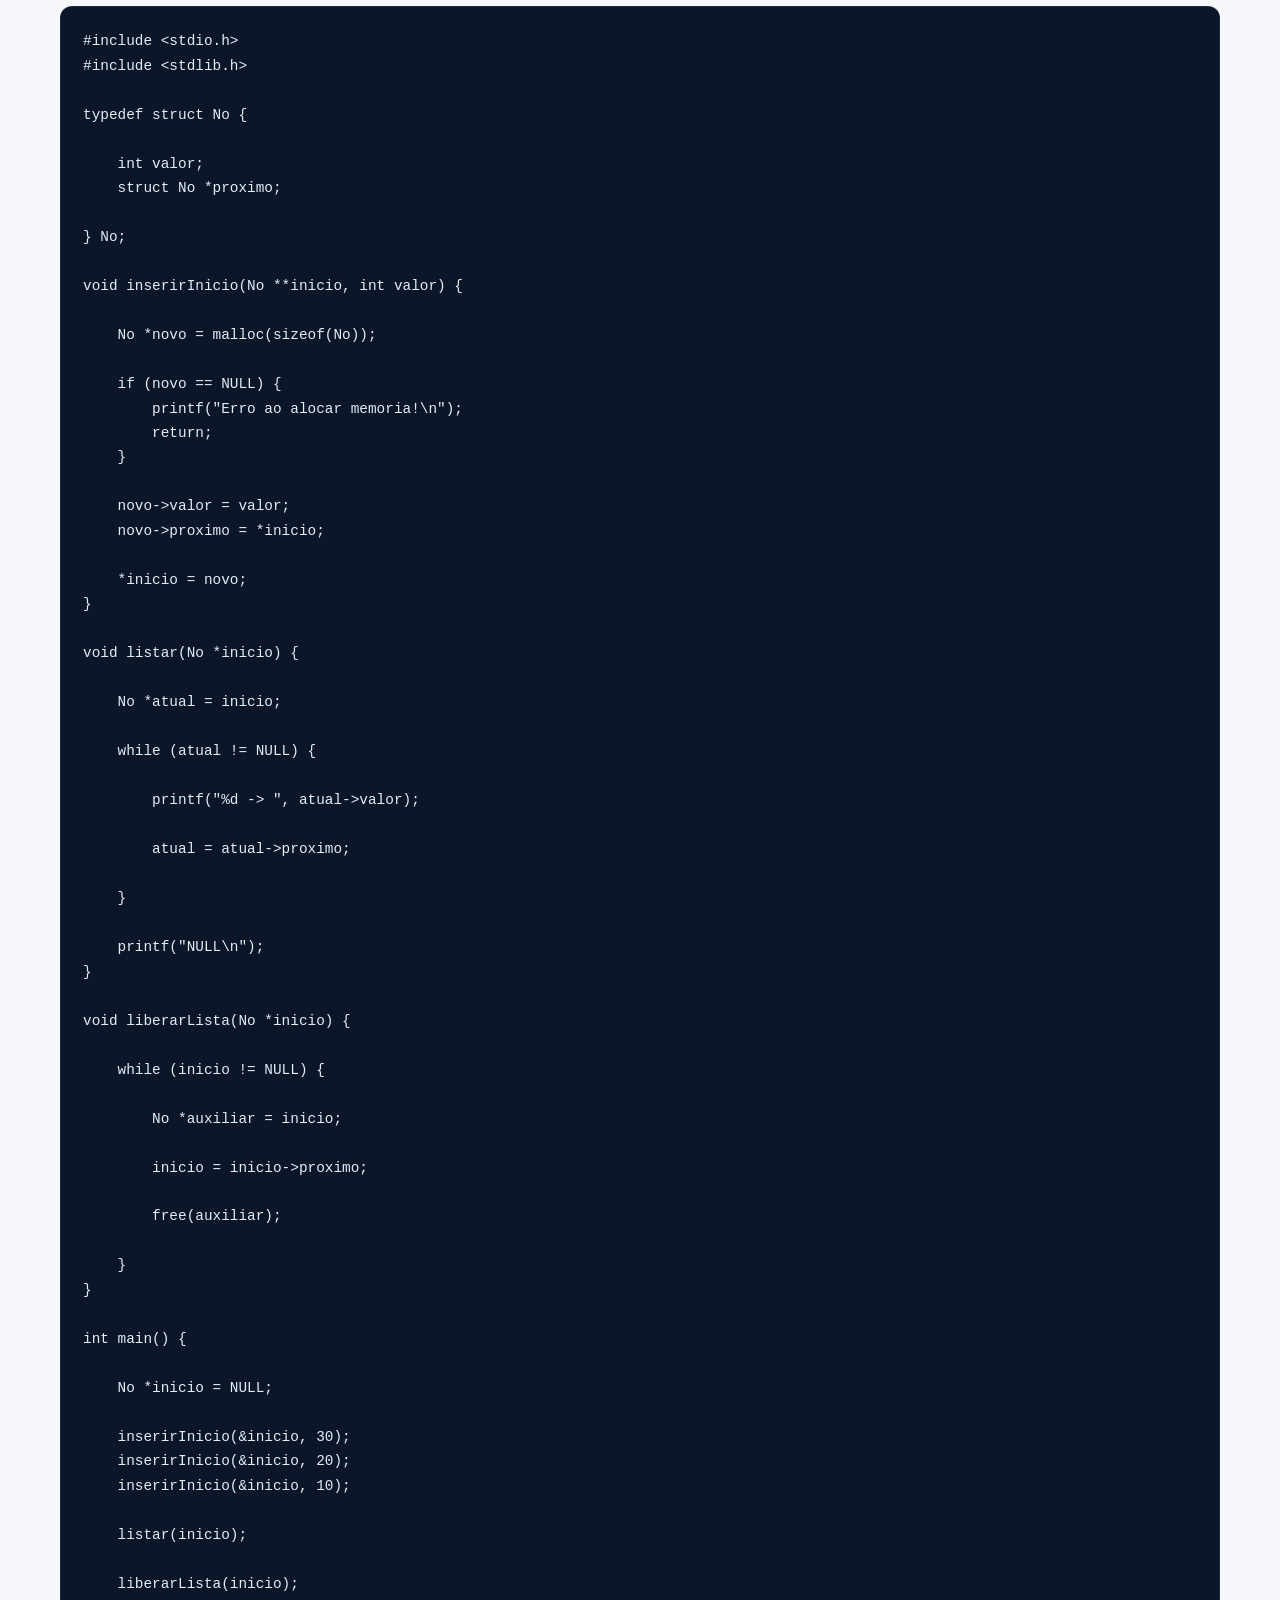
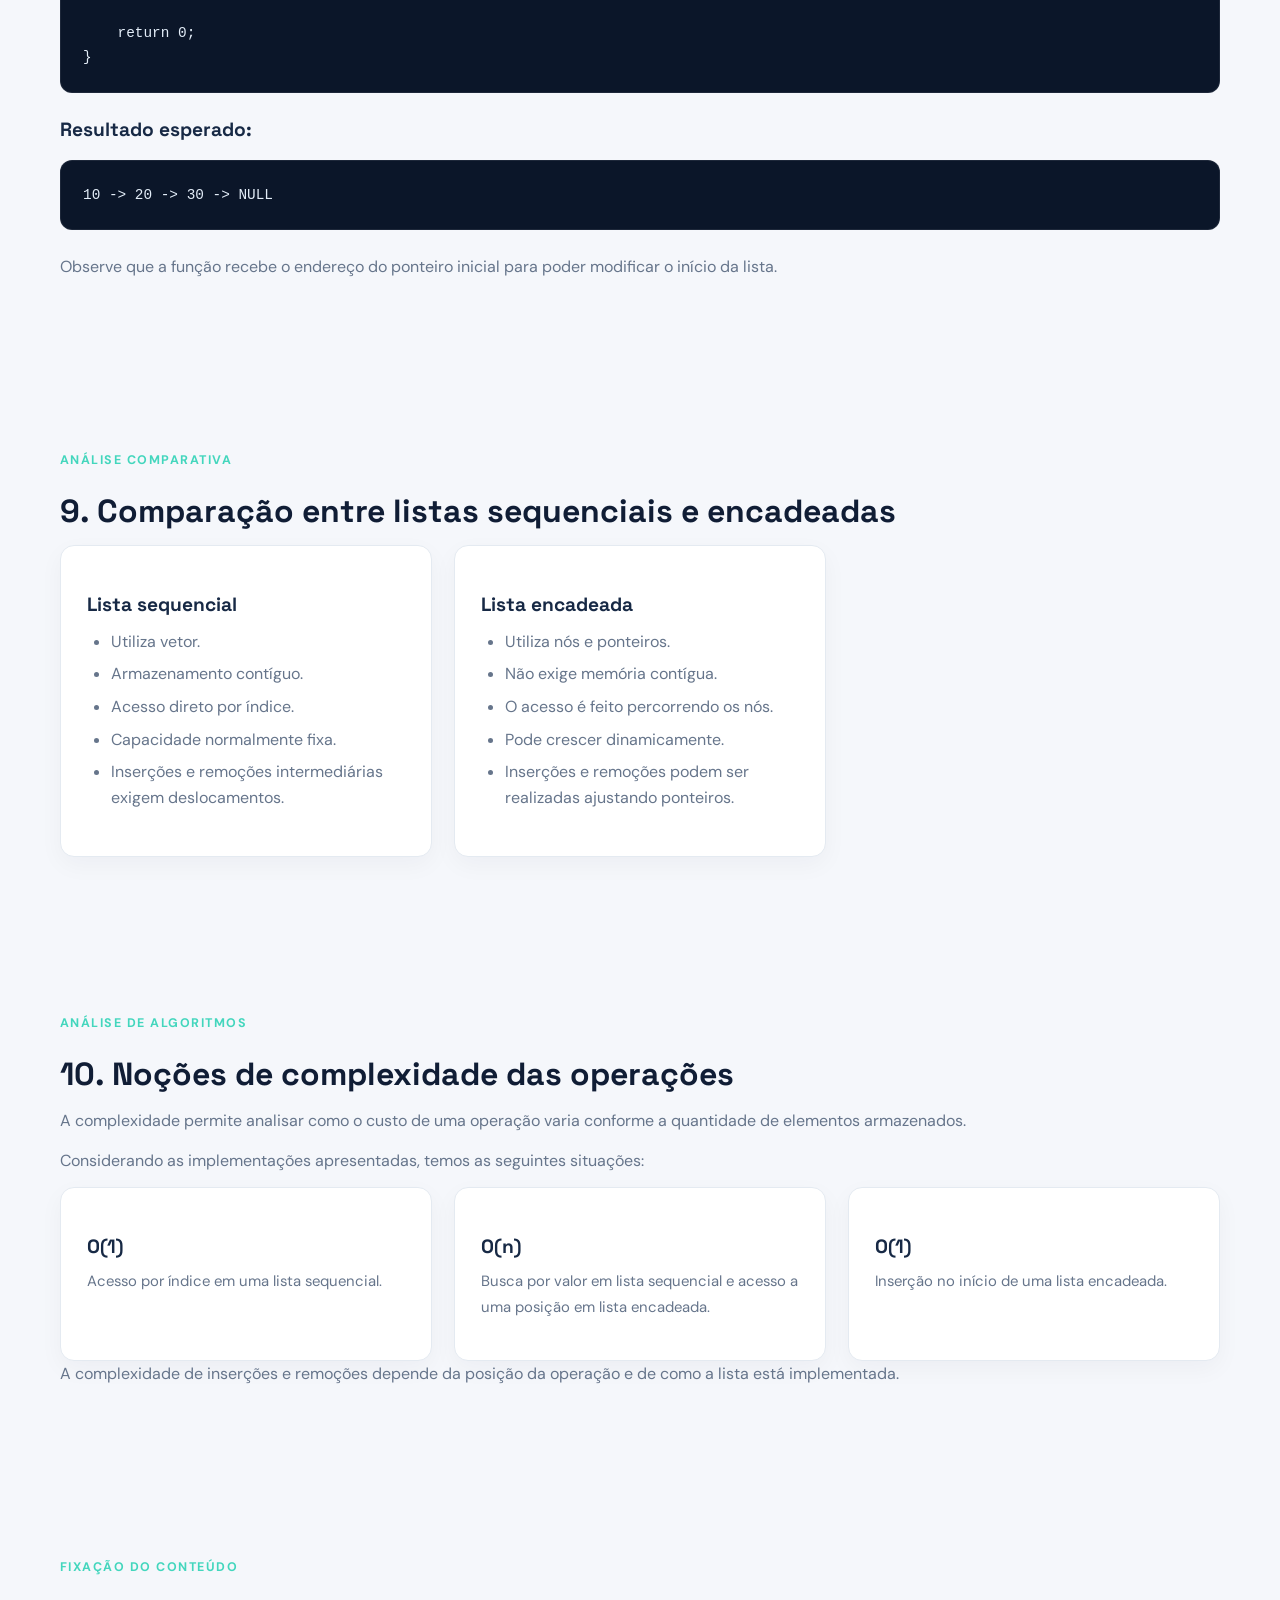
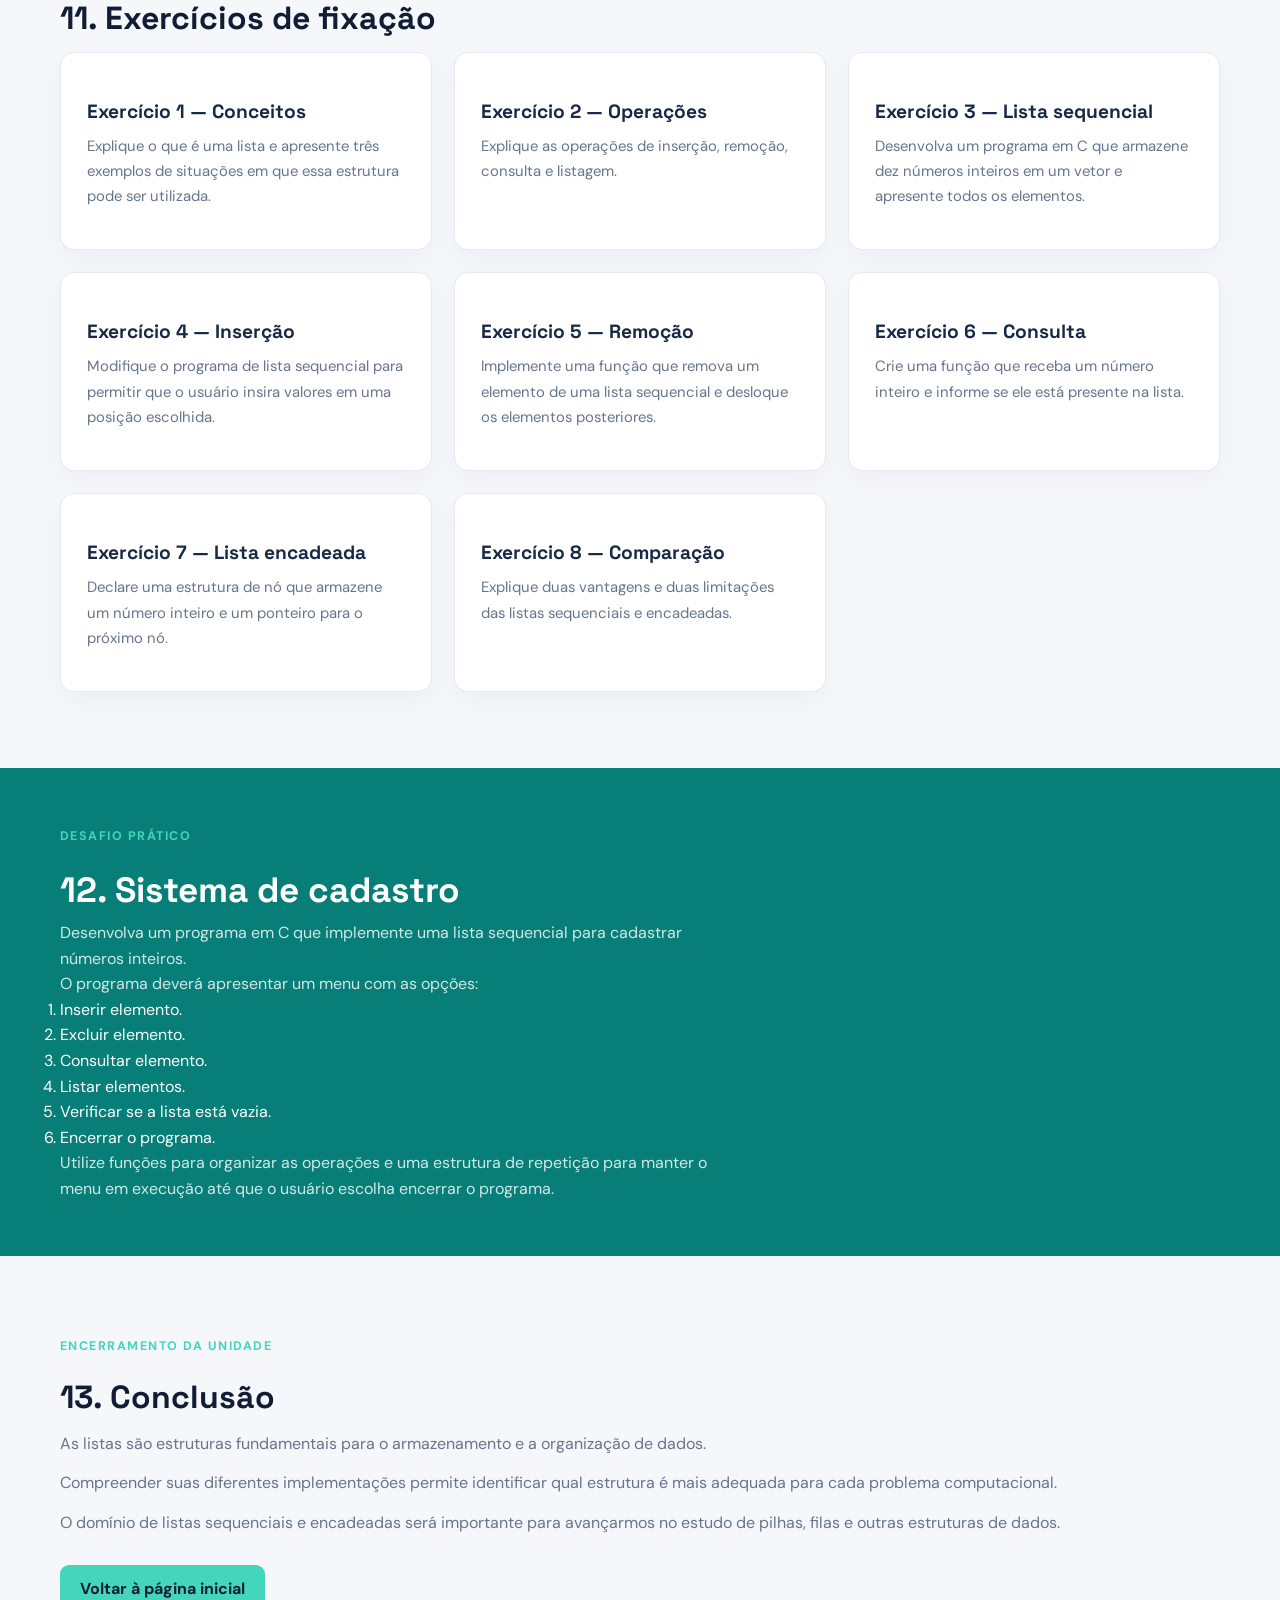
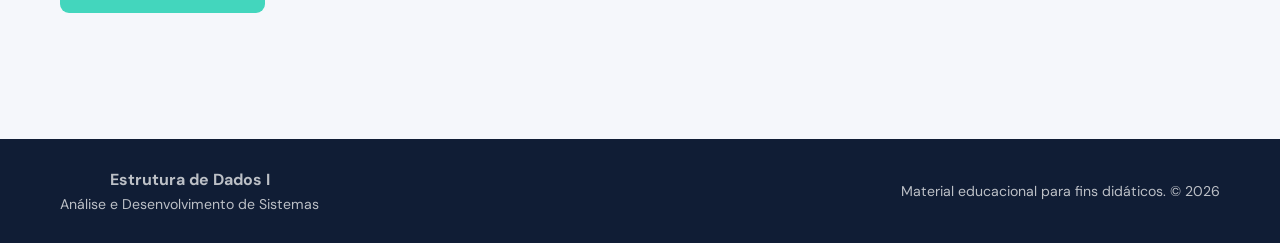
<file: aulas/listas/index.html>
<!DOCTYPE html>
<html lang="pt-BR">

<head>
    <meta charset="UTF-8">
    <meta name="viewport" content="width=device-width, initial-scale=1.0">

    <meta name="description" content="Material didático sobre listas sequenciais e encadeadas em C.">

    <title>Listas | Estrutura de Dados I</title>

    <link rel="stylesheet" href="../../css/style.css">
    <script src="../../js/script.js" defer></script>
</head>

<body>

    <!-- CABEÇALHO -->
    <header class="cabecalho">
        <div class="barra-navegacao container">

            <a href="../../index.html" class="marca">
                <span>ED</span>
                <div>
                    <strong>Estrutura de Dados</strong>
                    <small>ADS · Linguagem C</small>
                </div>
            </a>

            <button class="menu-toggle" aria-label="Abrir menu" aria-expanded="false" aria-controls="menu-principal">
                <span></span>
                <span></span>
                <span></span>
            </button>

            <nav>
                <ul class="menu" id="menu-principal">
                    <li><a href="../../index.html">Início</a></li>
                    <li><a href="../introducao/index.html">Introdução</a></li>
                    <li><a href="../ponteiros/index.html">Ponteiros</a></li>
                    <li><a href="../vetores-matrizes/index.html">Vetores e Matrizes</a></li>
                    <li><a href="#conceito">Listas</a></li>
                    <li><a href="#exercicios">Exercícios</a></li>
                </ul>
            </nav>

        </div>
    </header>


    <main>

        <!-- APRESENTAÇÃO -->
        <section class="hero">
            <div class="hero-grade container">

                <div class="hero-texto">

                    <span class="sobretitulo">
                        UNIDADE · ESTRUTURAS LINEARES
                    </span>

                    <h1>
                        Listas em
                        <span>Estrutura de Dados</span>
                    </h1>

                    <p>
                        Aprenda a organizar conjuntos de elementos,
                        realizar inserções, remoções e consultas,
                        utilizando listas sequenciais e encadeadas
                        na linguagem C.
                    </p>

                    <a href="#conceito" class="botao">
                        Começar a estudar
                    </a>

                </div>

                <div class="hero-visual">
                    <div class="janela-codigo">

                        <div class="janela-topo">
                            <span></span>
                            <span></span>
                            <span></span>
                            <small>lista.c</small>
                        </div>

                        <pre><code><span class="codigo-palavra">typedef struct</span> No {

    <span class="codigo-palavra">int</span> valor;

    <span class="codigo-palavra">struct</span> No *proximo;

} No;

No *inicio = NULL;</code></pre>

                    </div>
                </div>

            </div>
        </section>


        <!-- OBJETIVOS -->
        <section class="secao container">

            <span class="sobretitulo">OBJETIVOS DE APRENDIZAGEM</span>

            <h2>O que você aprenderá?</h2>

            <p>Ao concluir esta unidade, você deverá ser capaz de:</p>

            <div class="cards">

                <article class="card">
                    <h3>Conceitos</h3>
                    <p>Compreender listas, operações fundamentais e sua relação com TAD.</p>
                </article>

                <article class="card">
                    <h3>Implementação</h3>
                    <p>Implementar listas sequenciais utilizando vetores e listas encadeadas utilizando ponteiros.</p>
                </article>

                <article class="card">
                    <h3>Desenvolvimento</h3>
                    <p>Desenvolver programas em C e comparar as vantagens e limitações das implementações.</p>
                </article>

            </div>

        </section>


        <!-- CONCEITO -->
        <section id="conceito" class="secao container">

            <span class="sobretitulo">FUNDAMENTOS</span>

            <h2>1. O que são listas?</h2>

            <p>
                Uma lista é uma estrutura de dados que organiza
                elementos em uma sequência. Cada elemento ocupa
                uma posição lógica dentro dessa sequência.
            </p>

            <p>
                Os elementos podem ser números, nomes, produtos,
                notas de estudantes ou qualquer outro tipo de informação.
            </p>

            <h3>Exemplo de uma lista de números:</h3>

            <pre><code>10 - 20 - 30 - 40 - 50</code></pre>

            <p>
                Nesse exemplo, temos uma lista contendo cinco
                elementos inteiros organizados em sequência.
            </p>

            <h3>Exemplo de aplicação:</h3>

            <p>
                Imagine um sistema acadêmico que precisa armazenar
                os nomes dos estudantes matriculados em uma turma.
                Uma lista pode organizar esses nomes e permitir
                a inclusão ou exclusão de estudantes.
            </p>

        </section>


        <!-- TAD -->
        <section class="secao container">

            <span class="sobretitulo">ABSTRAÇÃO DE DADOS</span>

            <h2>2. Listas e Tipos Abstratos de Dados (TAD)</h2>

            <p>
                Uma lista também pode ser compreendida como um
                Tipo Abstrato de Dados (TAD).
            </p>

            <p>
                Nesse contexto, definimos quais operações podem
                ser realizadas sobre a lista, sem necessariamente
                expor os detalhes internos de sua implementação.
            </p>

            <h3>Operações fundamentais:</h3>

            <div class="cards">

                <article class="card">
                    <h3>Criar</h3>
                    <p>Inicializar uma lista vazia.</p>
                </article>

                <article class="card">
                    <h3>Inserir</h3>
                    <p>Adicionar um elemento à lista.</p>
                </article>

                <article class="card">
                    <h3>Remover</h3>
                    <p>Retirar um elemento da lista.</p>
                </article>

                <article class="card">
                    <h3>Consultar</h3>
                    <p>Localizar um elemento.</p>
                </article>

                <article class="card">
                    <h3>Listar</h3>
                    <p>Apresentar todos os elementos.</p>
                </article>

                <article class="card">
                    <h3>Verificar</h3>
                    <p>Identificar se a lista está vazia ou cheia.</p>
                </article>

            </div>

            <p>
                O TAD define o comportamento esperado da lista.
                A implementação pode utilizar vetores ou ponteiros,
                por exemplo.
            </p>

        </section>


        <!-- CLASSIFICAÇÃO -->
        <section class="secao container">

            <span class="sobretitulo">IMPLEMENTAÇÕES</span>

            <h2>3. Formas de implementação de listas</h2>

            <p>
                Existem diferentes maneiras de implementar uma lista.
                Nesta disciplina, estudaremos principalmente:
            </p>

            <div class="cards">

                <article class="card">
                    <h3>3.1 Lista sequencial</h3>
                    <p>
                        Armazena os elementos em posições consecutivas
                        de memória, normalmente utilizando um vetor.
                    </p>
                </article>

                <article class="card">
                    <h3>3.2 Lista simplesmente encadeada</h3>
                    <p>
                        Organiza os elementos por meio de nós.
                        Cada nó armazena um dado e um ponteiro
                        para o próximo nó.
                    </p>
                </article>

                <article class="card">
                    <h3>3.3 Lista duplamente encadeada</h3>
                    <p>
                        Cada nó possui dois ponteiros: um para o próximo
                        elemento e outro para o elemento anterior.
                    </p>
                </article>

                <article class="card">
                    <h3>3.4 Lista circular</h3>
                    <p>
                        O último elemento aponta novamente para o primeiro,
                        formando uma estrutura circular.
                    </p>
                </article>

            </div>

        </section>


        <!-- LISTA SEQUENCIAL -->
        <section class="secao container">

            <span class="sobretitulo">IMPLEMENTAÇÃO COM VETORES</span>

            <h2>4. Listas sequenciais</h2>

            <p>
                Uma lista sequencial utiliza um vetor para armazenar
                os elementos. Sua capacidade normalmente é definida
                durante a declaração da estrutura.
            </p>

            <h3>Exemplo em C:</h3>

            <pre><code>#include &lt;stdio.h&gt;

#define MAX 5

int main() {

    int lista[MAX] = {10, 20, 30, 40, 50};

    for (int i = 0; i &lt; MAX; i++) {

        printf("Posicao %d: %d\n", i, lista[i]);

    }

    return 0;
}</code></pre>

            <p>
                O vetor armazena cinco elementos. Cada elemento
                pode ser acessado diretamente por meio de seu índice.
            </p>

            <h3>Representação:</h3>

            <pre><code>Indice:      0    1    2    3    4
Elemento:   10   20   30   40   50</code></pre>

            <p>
                O primeiro elemento ocupa o índice zero e o último
                ocupa o índice quatro.
            </p>

        </section>


        <!-- OPERAÇÕES -->
        <section class="secao container">

            <span class="sobretitulo">MANIPULAÇÃO DE ELEMENTOS</span>

            <h2>5. Operações em listas sequenciais</h2>

            <h3>5.1 Inserção de elementos</h3>

            <p>
                A inserção consiste em adicionar um novo elemento
                à lista. Quando a inserção ocorre em uma posição
                intermediária, precisamos deslocar os elementos
                seguintes para abrir espaço.
            </p>

            <h3>Exemplo:</h3>

            <pre><code>Lista inicial:

10 - 20 - 40 - 50

Inserindo o valor 30 na posição 2:

10 - 20 - 30 - 40 - 50</code></pre>

            <h3>5.2 Remoção de elementos</h3>

            <p>
                A remoção consiste em retirar um elemento da lista.
                Em uma implementação sequencial, os elementos
                posteriores precisam ser deslocados para ocupar
                a posição liberada.
            </p>

            <h3>Exemplo:</h3>

            <pre><code>Lista inicial:

10 - 20 - 30 - 40 - 50

Removendo o valor 30:

10 - 20 - 40 - 50</code></pre>

            <h3>5.3 Consulta de elementos</h3>

            <p>
                A consulta permite localizar um elemento
                na lista e verificar sua posição.
            </p>

            <pre><code>int valor = 30;

for (int i = 0; i &lt; quantidade; i++) {

    if (lista[i] == valor) {
        printf("Elemento encontrado na posicao %d", i);
    }

}</code></pre>

        </section>


        <!-- IMPLEMENTAÇÃO -->
        <section class="secao container">

            <span class="sobretitulo">PROGRAMAÇÃO EM C</span>

            <h2>6. Implementando uma lista sequencial em C</h2>

            <p>
                Vamos desenvolver uma implementação simples
                de lista sequencial com operações de inserção,
                exclusão e listagem.
            </p>

            <h3>Exemplo completo:</h3>

            <pre><code>#include &lt;stdio.h&gt;

#define MAX 10

int lista[MAX];
int quantidade = 0;

void inserir(int valor) {

    if (quantidade &lt; MAX) {

        lista[quantidade] = valor;
        quantidade++;

        printf("Elemento inserido!\n");

    } else {

        printf("Lista cheia!\n");

    }
}

void listar() {

    if (quantidade == 0) {

        printf("Lista vazia!\n");

    } else {

        for (int i = 0; i &lt; quantidade; i++) {

            printf("%d ", lista[i]);

        }

        printf("\n");
    }
}

void excluir(int valor) {

    int posicao = -1;

    for (int i = 0; i &lt; quantidade; i++) {

        if (lista[i] == valor) {
            posicao = i;
            break;
        }

    }

    if (posicao == -1) {

        printf("Elemento nao encontrado!\n");

    } else {

        for (int i = posicao; i &lt; quantidade - 1; i++) {

            lista[i] = lista[i + 1];

        }

        quantidade--;

        printf("Elemento removido!\n");

    }
}

int main() {

    inserir(10);
    inserir(20);
    inserir(30);

    printf("Lista atual: ");
    listar();

    excluir(20);

    printf("Lista apos exclusao: ");
    listar();

    return 0;
}</code></pre>

            <p>
                Nesse exemplo, utilizamos um vetor para armazenar
                os elementos e uma variável chamada
                <strong>quantidade</strong> para controlar quantos
                elementos estão atualmente armazenados.
            </p>

            <p>
                A função <strong>inserir()</strong> adiciona um elemento
                ao final da lista, enquanto <strong>excluir()</strong>
                procura um valor e remove sua ocorrência.
            </p>

        </section>


        <!-- LISTA ENCADEADA -->
        <section class="secao container">

            <span class="sobretitulo">PONTEIROS E MEMÓRIA</span>

            <h2>7. Listas simplesmente encadeadas</h2>

            <p>
                Uma lista simplesmente encadeada é composta por
                elementos chamados nós.
            </p>

            <p>Cada nó possui duas partes:</p>

            <div class="cards">

                <article class="card">
                    <h3>Dado</h3>
                    <p>Informação armazenada no nó.</p>
                </article>

                <article class="card">
                    <h3>Ponteiro</h3>
                    <p>Endereço do próximo nó da lista.</p>
                </article>

            </div>

            <h3>Estrutura de um nó em C:</h3>

            <pre><code>typedef struct No {

    int valor;

    struct No *proximo;

} No;</code></pre>

            <p>
                O campo <strong>valor</strong> armazena o dado,
                enquanto <strong>proximo</strong> guarda o endereço
                do próximo nó.
            </p>

            <h3>Representação de uma lista encadeada:</h3>

            <pre><code>Inicio
  |
  v
[10 | *] -> [20 | *] -> [30 | NULL]</code></pre>

            <p>
                O último nó aponta para NULL, indicando que
                não existe outro elemento depois dele.
            </p>

        </section>


        <!-- INSERÇÃO ENCADEADA -->
        <section class="secao container">

            <span class="sobretitulo">ALOCAÇÃO DINÂMICA</span>

            <h2>8. Exemplo de inserção em lista encadeada</h2>

            <p>
                Para inserir um elemento no início de uma lista
                simplesmente encadeada, criamos um novo nó e
                ajustamos os ponteiros.
            </p>

            <pre><code>#include &lt;stdio.h&gt;
#include &lt;stdlib.h&gt;

typedef struct No {

    int valor;
    struct No *proximo;

} No;

void inserirInicio(No **inicio, int valor) {

    No *novo = malloc(sizeof(No));

    if (novo == NULL) {
        printf("Erro ao alocar memoria!\n");
        return;
    }

    novo-&gt;valor = valor;
    novo-&gt;proximo = *inicio;

    *inicio = novo;
}

void listar(No *inicio) {

    No *atual = inicio;

    while (atual != NULL) {

        printf("%d -> ", atual-&gt;valor);

        atual = atual-&gt;proximo;

    }

    printf("NULL\n");
}

void liberarLista(No *inicio) {

    while (inicio != NULL) {

        No *auxiliar = inicio;

        inicio = inicio-&gt;proximo;

        free(auxiliar);

    }
}

int main() {

    No *inicio = NULL;

    inserirInicio(&amp;inicio, 30);
    inserirInicio(&amp;inicio, 20);
    inserirInicio(&amp;inicio, 10);

    listar(inicio);

    liberarLista(inicio);

    return 0;
}</code></pre>

            <h3>Resultado esperado:</h3>

            <pre><code>10 -> 20 -> 30 -> NULL</code></pre>

            <p>
                Observe que a função recebe o endereço do ponteiro
                inicial para poder modificar o início da lista.
            </p>

        </section>


        <!-- COMPARAÇÃO -->
        <section class="secao container">

            <span class="sobretitulo">ANÁLISE COMPARATIVA</span>

            <h2>9. Comparação entre listas sequenciais e encadeadas</h2>

            <div class="cards">

                <article class="card">

                    <h3>Lista sequencial</h3>

                    <ul>
                        <li>Utiliza vetor.</li>
                        <li>Armazenamento contíguo.</li>
                        <li>Acesso direto por índice.</li>
                        <li>Capacidade normalmente fixa.</li>
                        <li>Inserções e remoções intermediárias exigem deslocamentos.</li>
                    </ul>

                </article>

                <article class="card">

                    <h3>Lista encadeada</h3>

                    <ul>
                        <li>Utiliza nós e ponteiros.</li>
                        <li>Não exige memória contígua.</li>
                        <li>O acesso é feito percorrendo os nós.</li>
                        <li>Pode crescer dinamicamente.</li>
                        <li>Inserções e remoções podem ser realizadas ajustando ponteiros.</li>
                    </ul>

                </article>

            </div>

        </section>


        <!-- COMPLEXIDADE -->
        <section class="secao container">

            <span class="sobretitulo">ANÁLISE DE ALGORITMOS</span>

            <h2>10. Noções de complexidade das operações</h2>

            <p>
                A complexidade permite analisar como o custo de uma
                operação varia conforme a quantidade de elementos
                armazenados.
            </p>

            <p>
                Considerando as implementações apresentadas,
                temos as seguintes situações:
            </p>

            <div class="cards">

                <article class="card">
                    <h3>O(1)</h3>
                    <p>
                        Acesso por índice em uma lista sequencial.
                    </p>
                </article>

                <article class="card">
                    <h3>O(n)</h3>
                    <p>
                        Busca por valor em lista sequencial e acesso
                        a uma posição em lista encadeada.
                    </p>
                </article>

                <article class="card">
                    <h3>O(1)</h3>
                    <p>
                        Inserção no início de uma lista encadeada.
                    </p>
                </article>

            </div>

            <p>
                A complexidade de inserções e remoções depende da posição
                da operação e de como a lista está implementada.
            </p>

        </section>


        <!-- EXERCÍCIOS -->
        <section id="exercicios" class="secao container">

            <span class="sobretitulo">FIXAÇÃO DO CONTEÚDO</span>

            <h2>11. Exercícios de fixação</h2>

            <div class="cards">

                <article class="card">
                    <h3>Exercício 1 — Conceitos</h3>
                    <p>
                        Explique o que é uma lista e apresente três exemplos
                        de situações em que essa estrutura pode ser utilizada.
                    </p>
                </article>

                <article class="card">
                    <h3>Exercício 2 — Operações</h3>
                    <p>
                        Explique as operações de inserção, remoção,
                        consulta e listagem.
                    </p>
                </article>

                <article class="card">
                    <h3>Exercício 3 — Lista sequencial</h3>
                    <p>
                        Desenvolva um programa em C que armazene dez números
                        inteiros em um vetor e apresente todos os elementos.
                    </p>
                </article>

                <article class="card">
                    <h3>Exercício 4 — Inserção</h3>
                    <p>
                        Modifique o programa de lista sequencial para permitir
                        que o usuário insira valores em uma posição escolhida.
                    </p>
                </article>

                <article class="card">
                    <h3>Exercício 5 — Remoção</h3>
                    <p>
                        Implemente uma função que remova um elemento
                        de uma lista sequencial e desloque os elementos
                        posteriores.
                    </p>
                </article>

                <article class="card">
                    <h3>Exercício 6 — Consulta</h3>
                    <p>
                        Crie uma função que receba um número inteiro
                        e informe se ele está presente na lista.
                    </p>
                </article>

                <article class="card">
                    <h3>Exercício 7 — Lista encadeada</h3>
                    <p>
                        Declare uma estrutura de nó que armazene um número
                        inteiro e um ponteiro para o próximo nó.
                    </p>
                </article>

                <article class="card">
                    <h3>Exercício 8 — Comparação</h3>
                    <p>
                        Explique duas vantagens e duas limitações
                        das listas sequenciais e encadeadas.
                    </p>
                </article>

            </div>

        </section>


        <!-- DESAFIO -->
        <section class="faixa-pratica">

            <div class="container faixa-conteudo">

                <div>
                    <span class="sobretitulo">DESAFIO PRÁTICO</span>

                    <h2>12. Sistema de cadastro</h2>

                    <p>
                        Desenvolva um programa em C que implemente
                        uma lista sequencial para cadastrar números inteiros.
                    </p>

                    <p>O programa deverá apresentar um menu com as opções:</p>

                    <ol>
                        <li>Inserir elemento.</li>
                        <li>Excluir elemento.</li>
                        <li>Consultar elemento.</li>
                        <li>Listar elementos.</li>
                        <li>Verificar se a lista está vazia.</li>
                        <li>Encerrar o programa.</li>
                    </ol>

                    <p>
                        Utilize funções para organizar as operações
                        e uma estrutura de repetição para manter
                        o menu em execução até que o usuário escolha
                        encerrar o programa.
                    </p>
                </div>

            </div>

        </section>


        <!-- CONCLUSÃO -->
        <section class="secao container">

            <span class="sobretitulo">ENCERRAMENTO DA UNIDADE</span>

            <h2>13. Conclusão</h2>

            <p>
                As listas são estruturas fundamentais para
                o armazenamento e a organização de dados.
            </p>

            <p>
                Compreender suas diferentes implementações permite
                identificar qual estrutura é mais adequada
                para cada problema computacional.
            </p>

            <p>
                O domínio de listas sequenciais e encadeadas
                será importante para avançarmos no estudo
                de pilhas, filas e outras estruturas de dados.
            </p>

            <a href="../../index.html" class="botao">
                Voltar à página inicial
            </a>

        </section>

    </main>


    <!-- RODAPÉ -->
    <footer class="rodape">
        <div class="container rodape-conteudo">

            <div>
                <strong>Estrutura de Dados I</strong>
                <p>Análise e Desenvolvimento de Sistemas</p>
            </div>

            <p>
                Material educacional para fins didáticos.
                © <span id="ano-atual"></span>
            </p>

        </div>
    </footer>

</body>

</html>
</file>
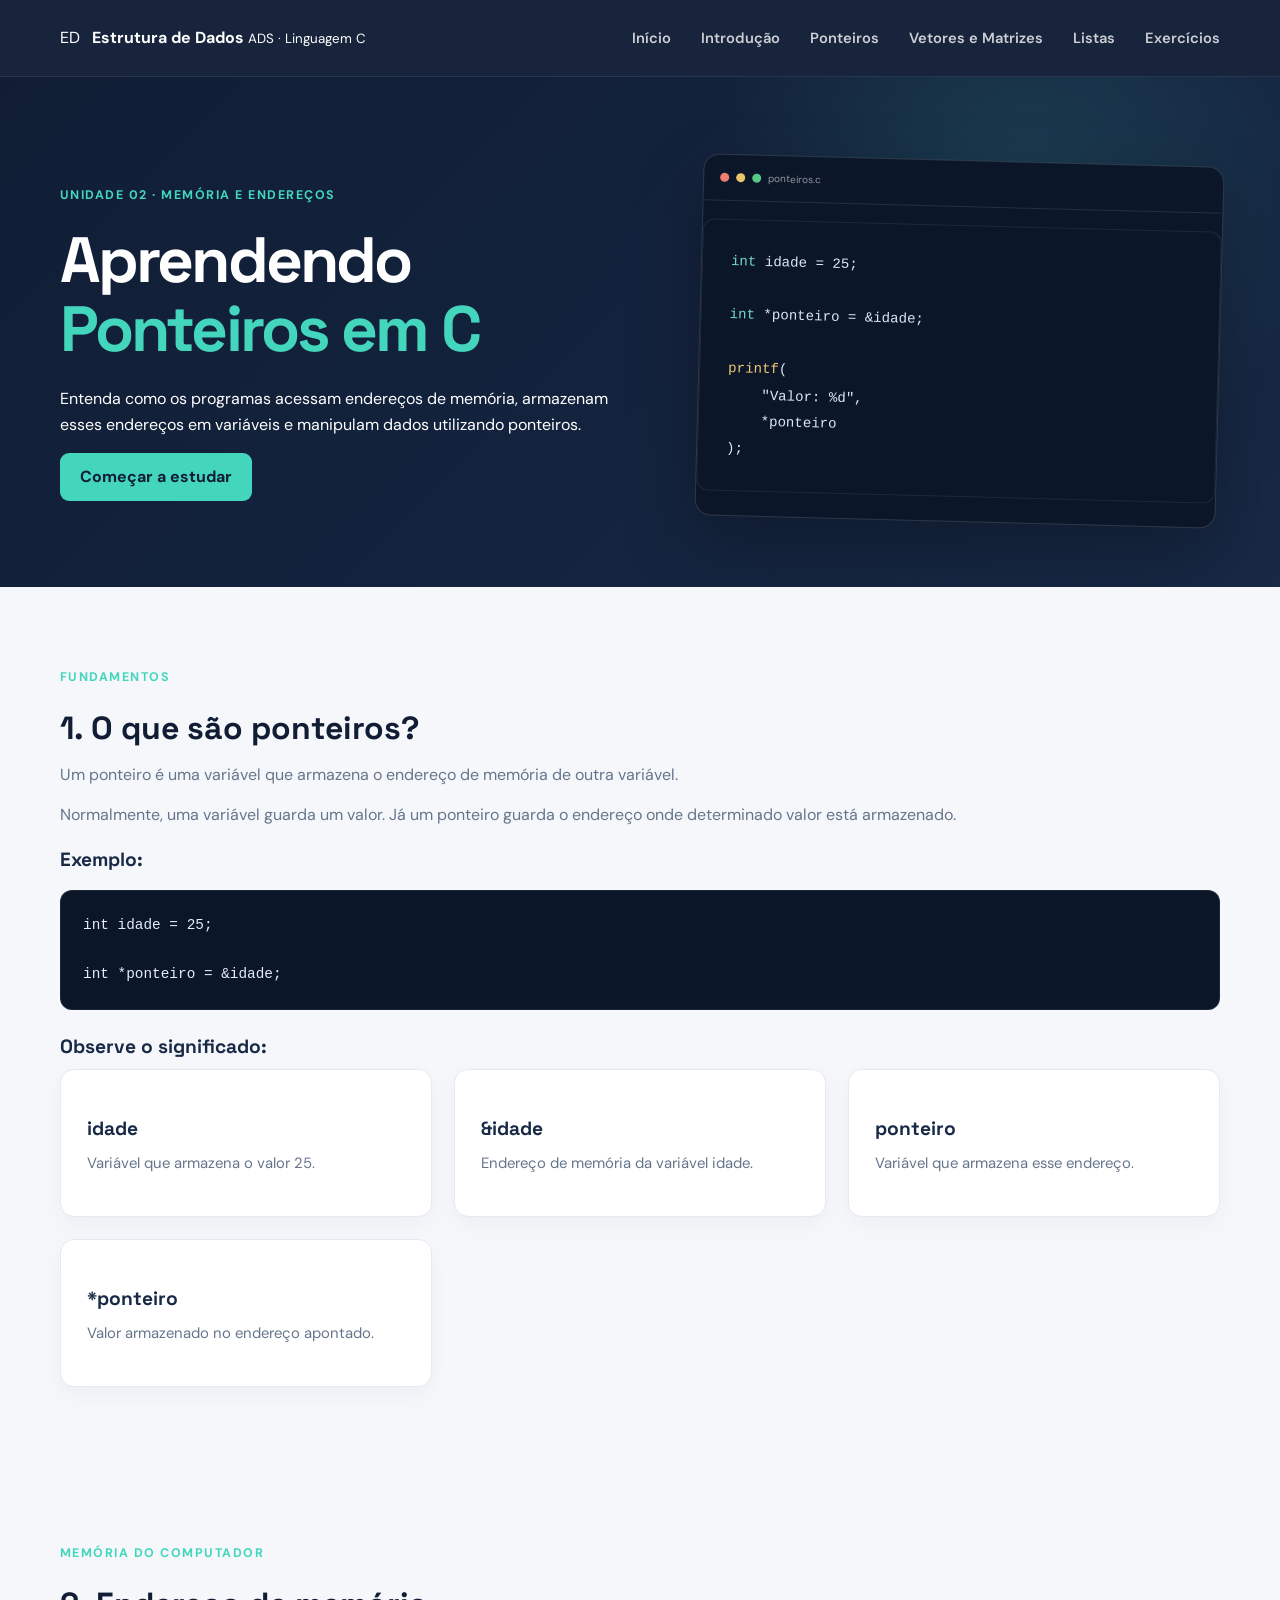
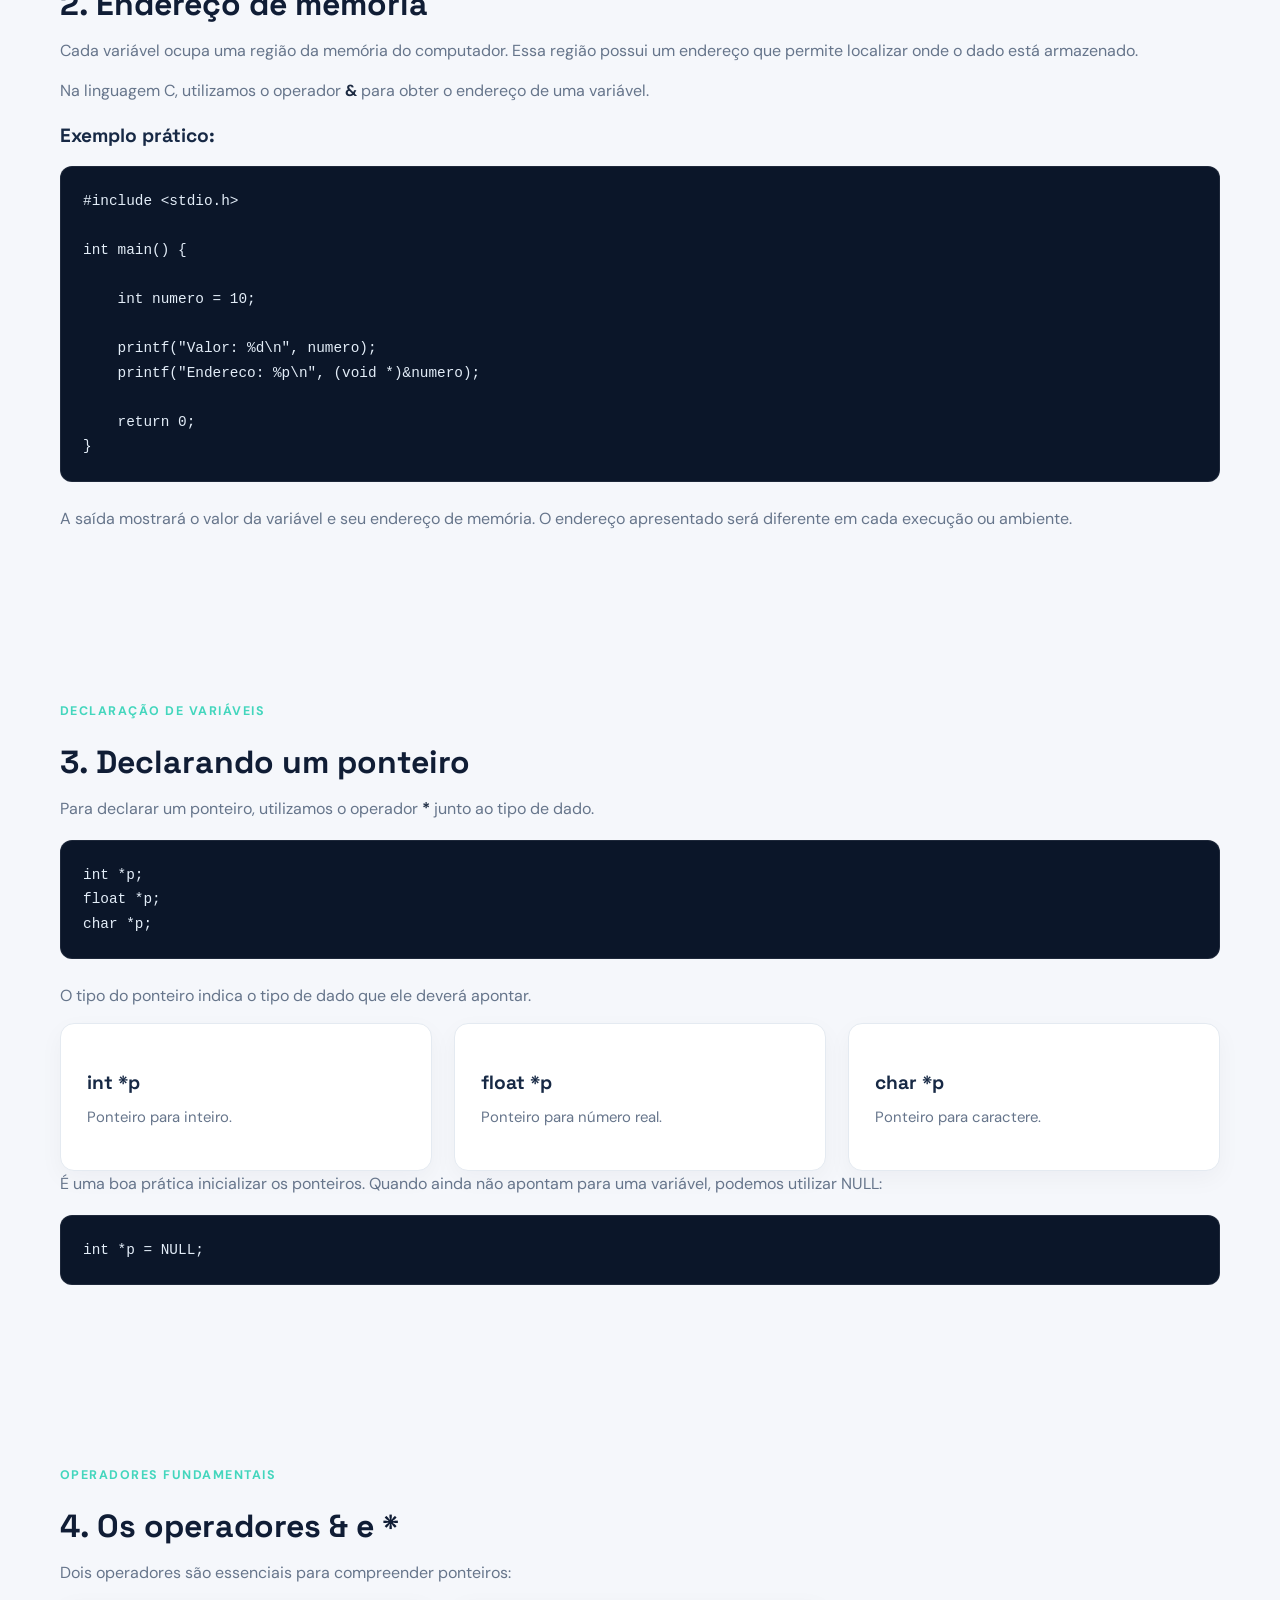
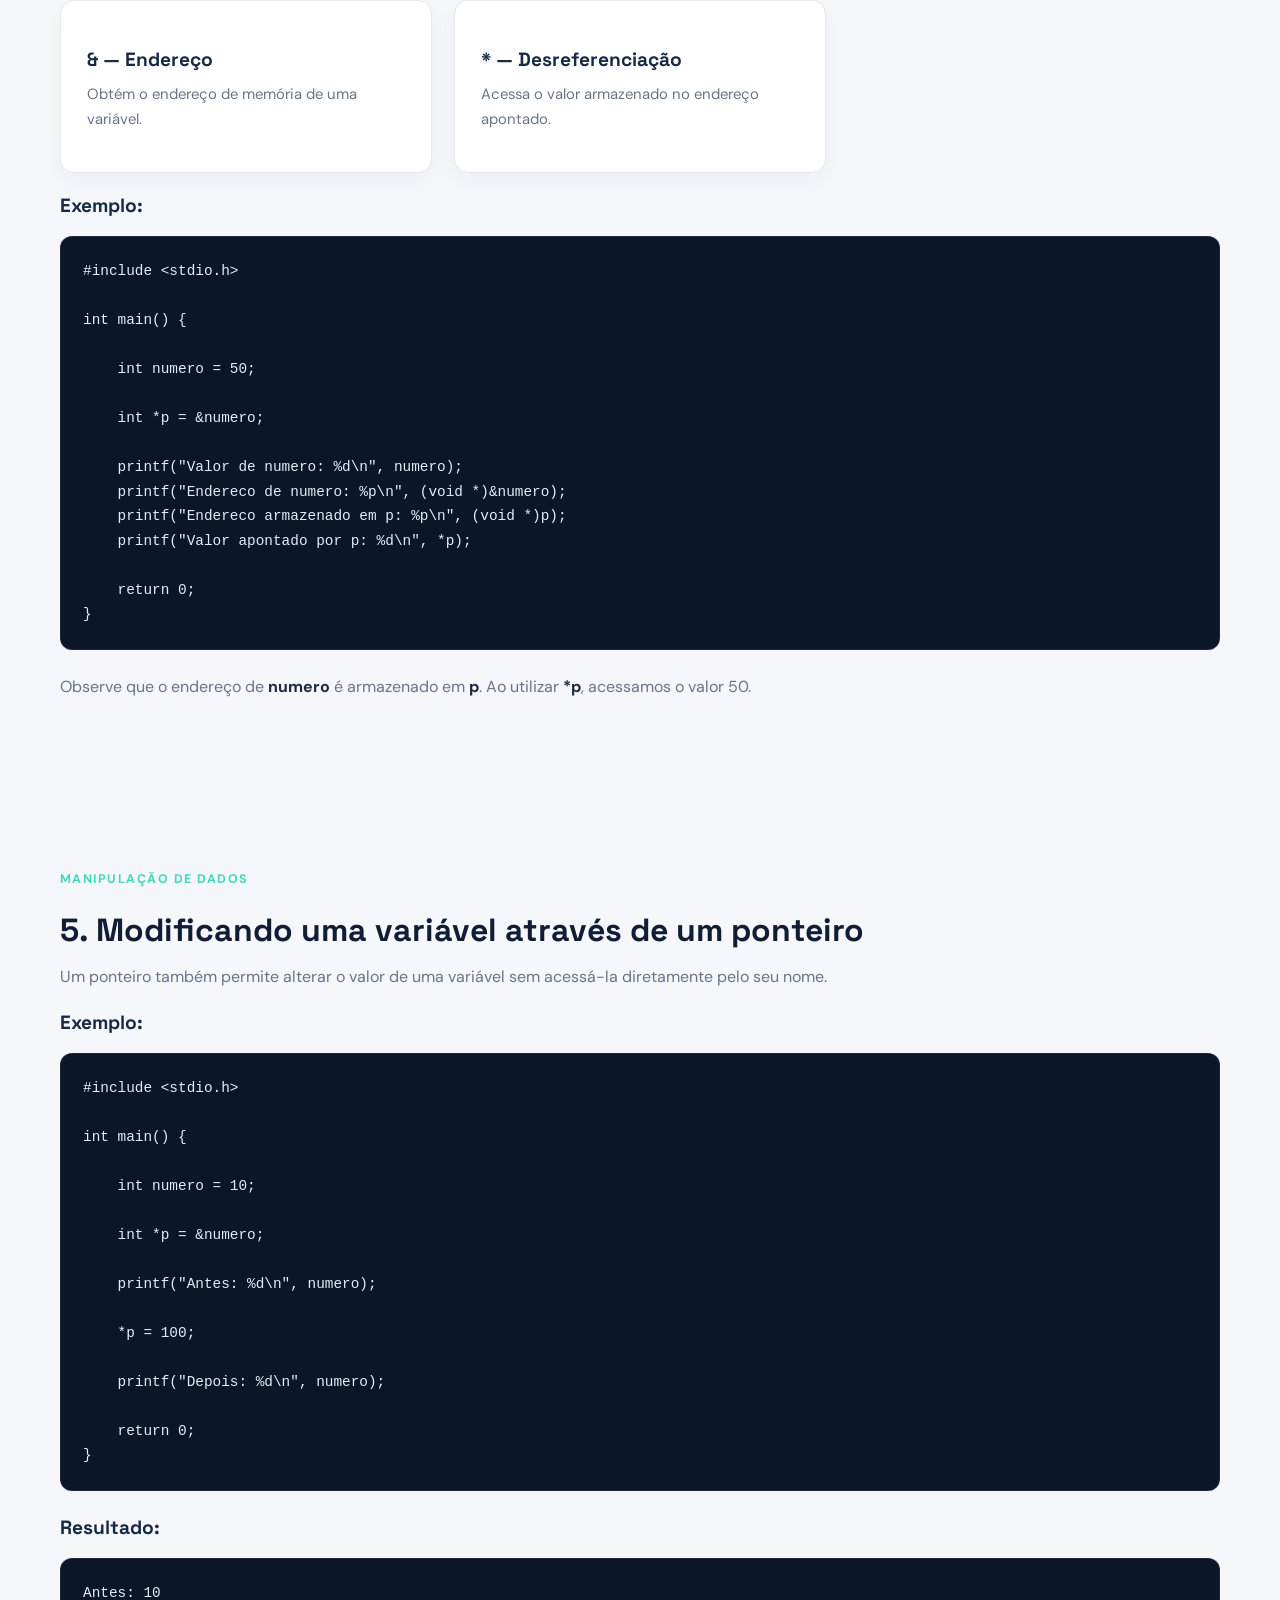
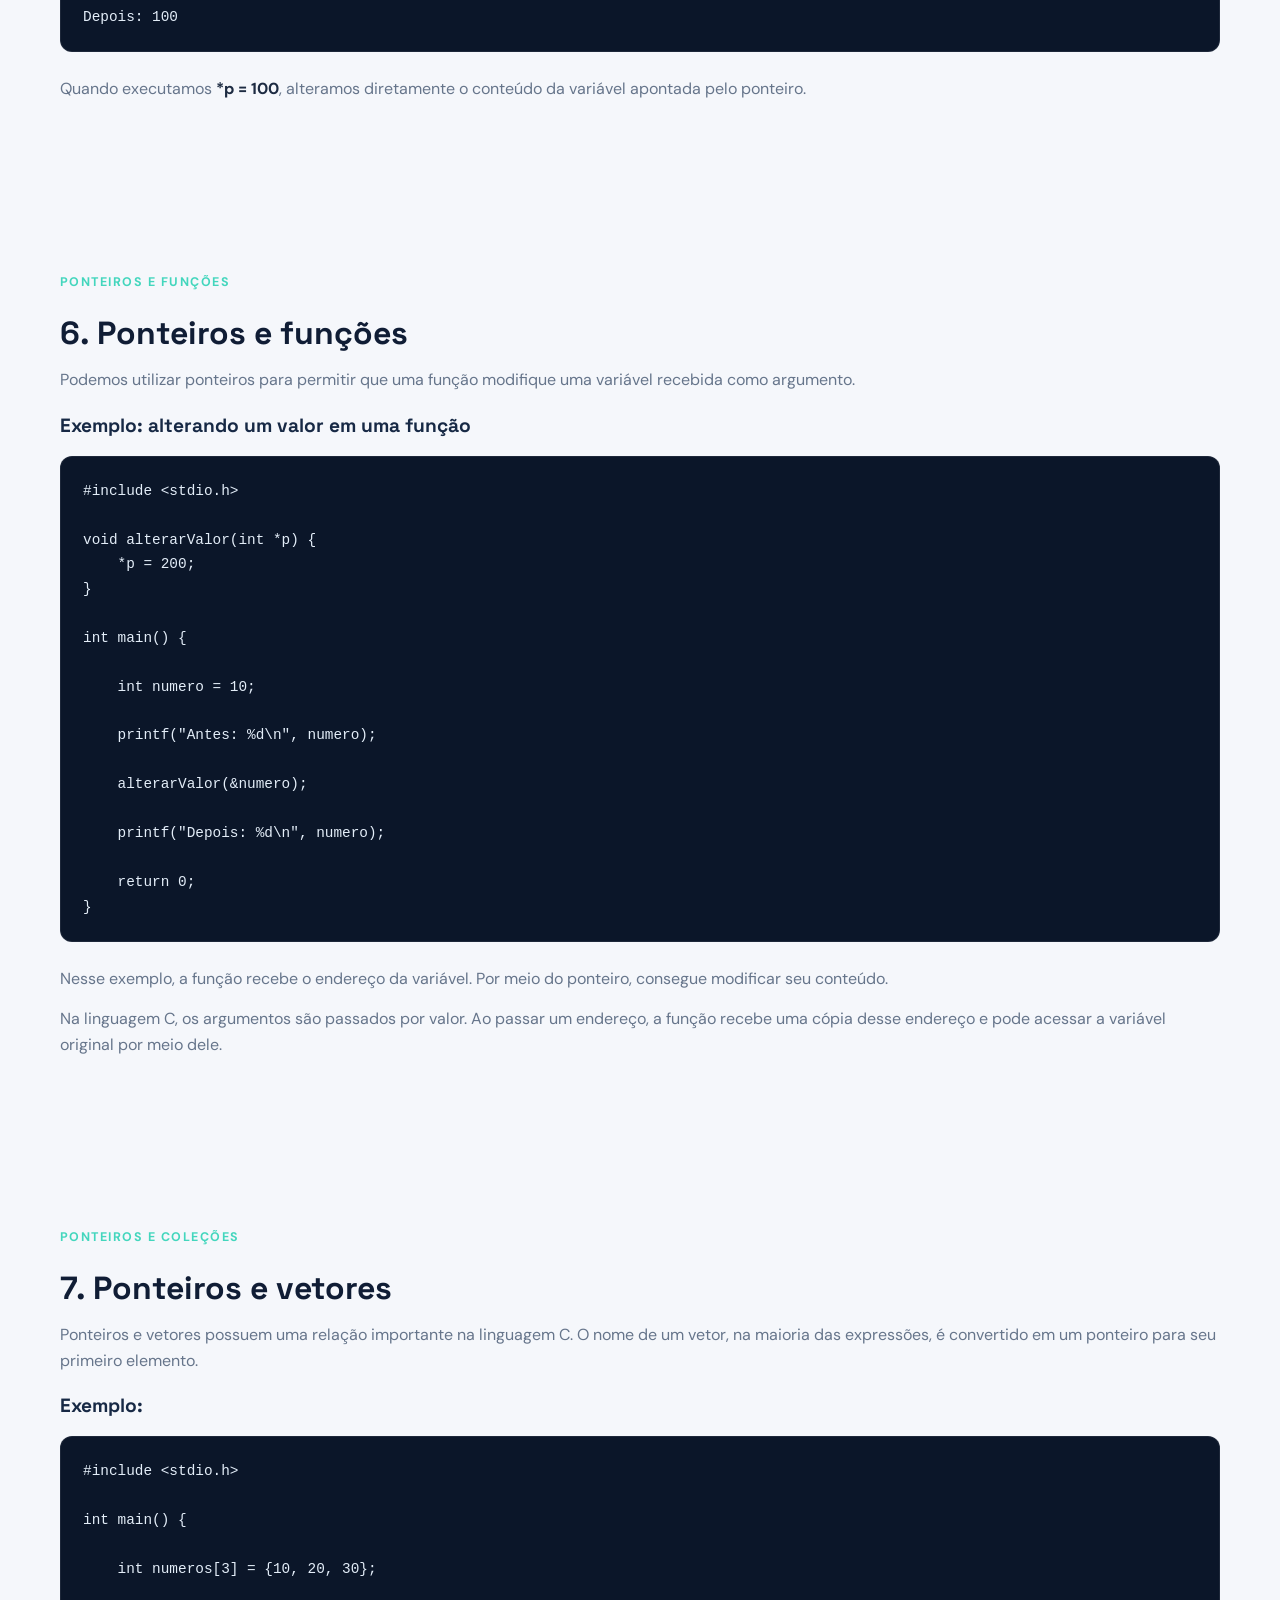
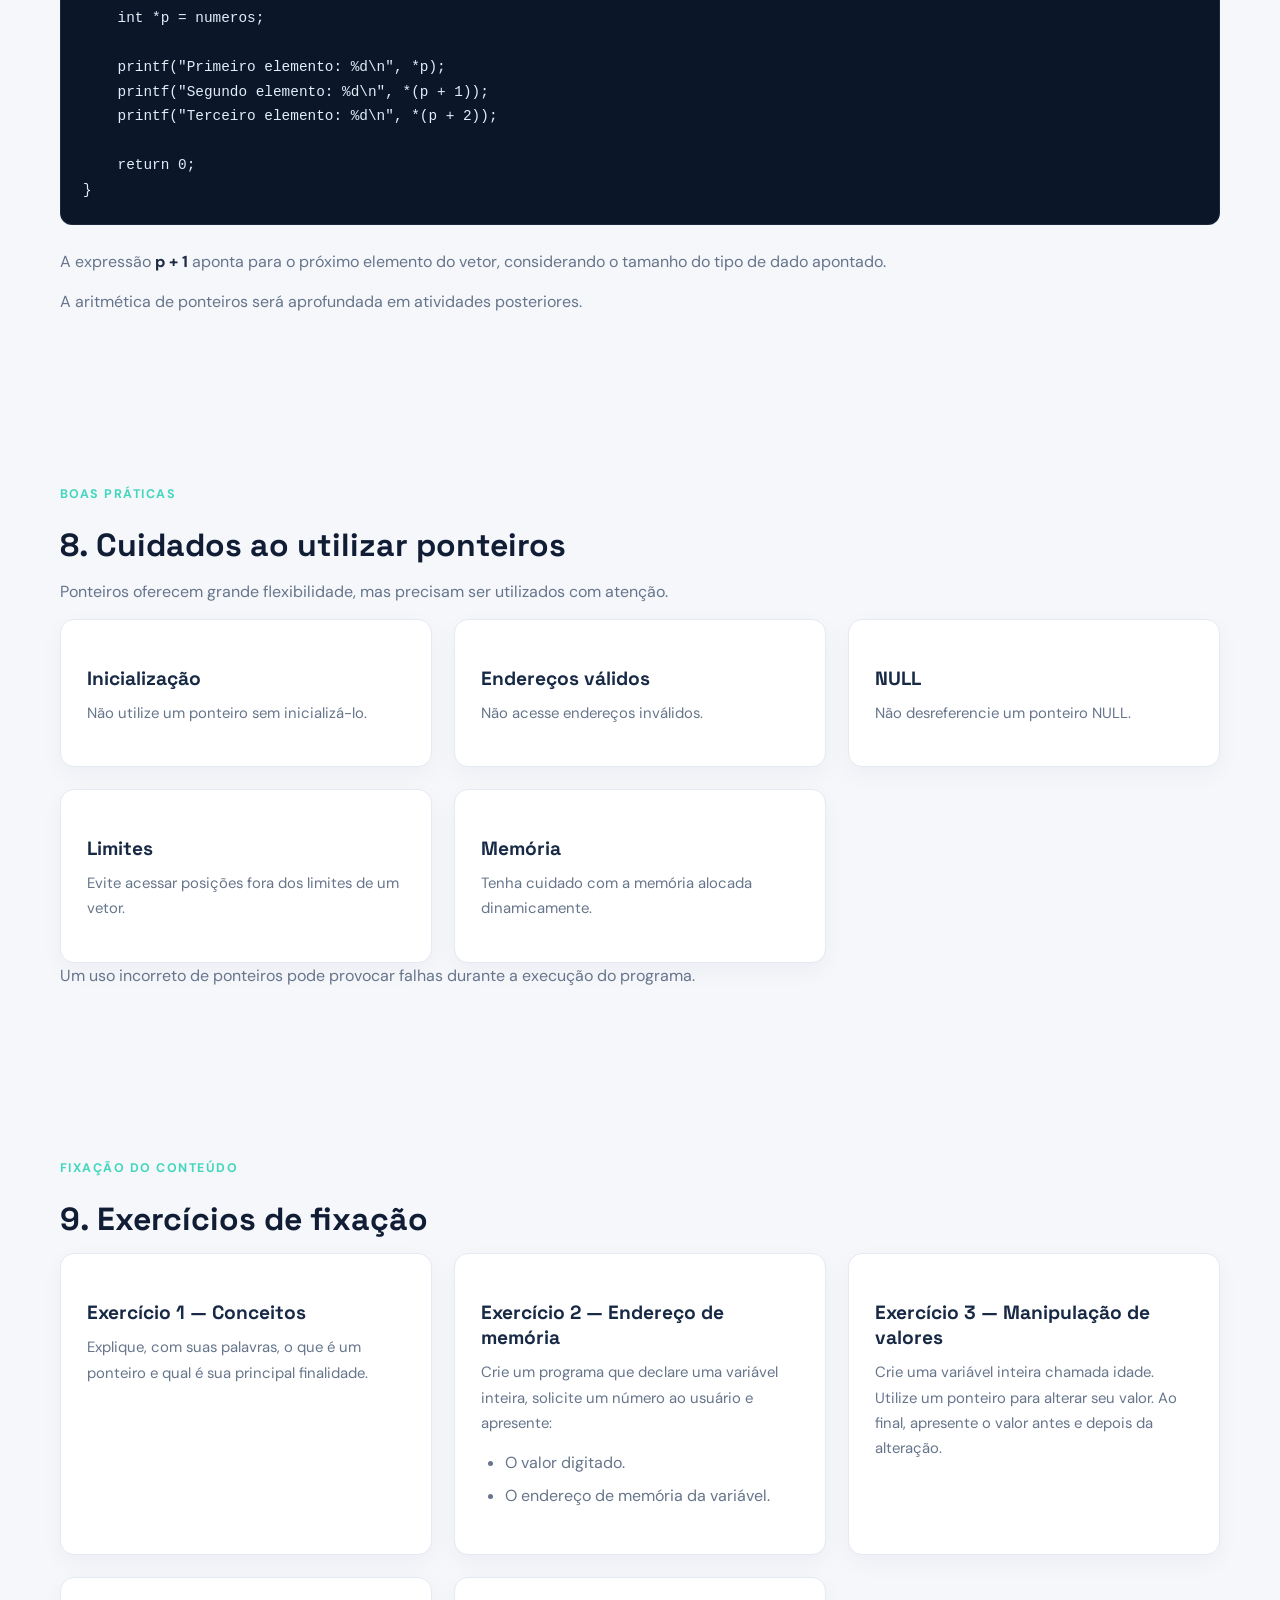
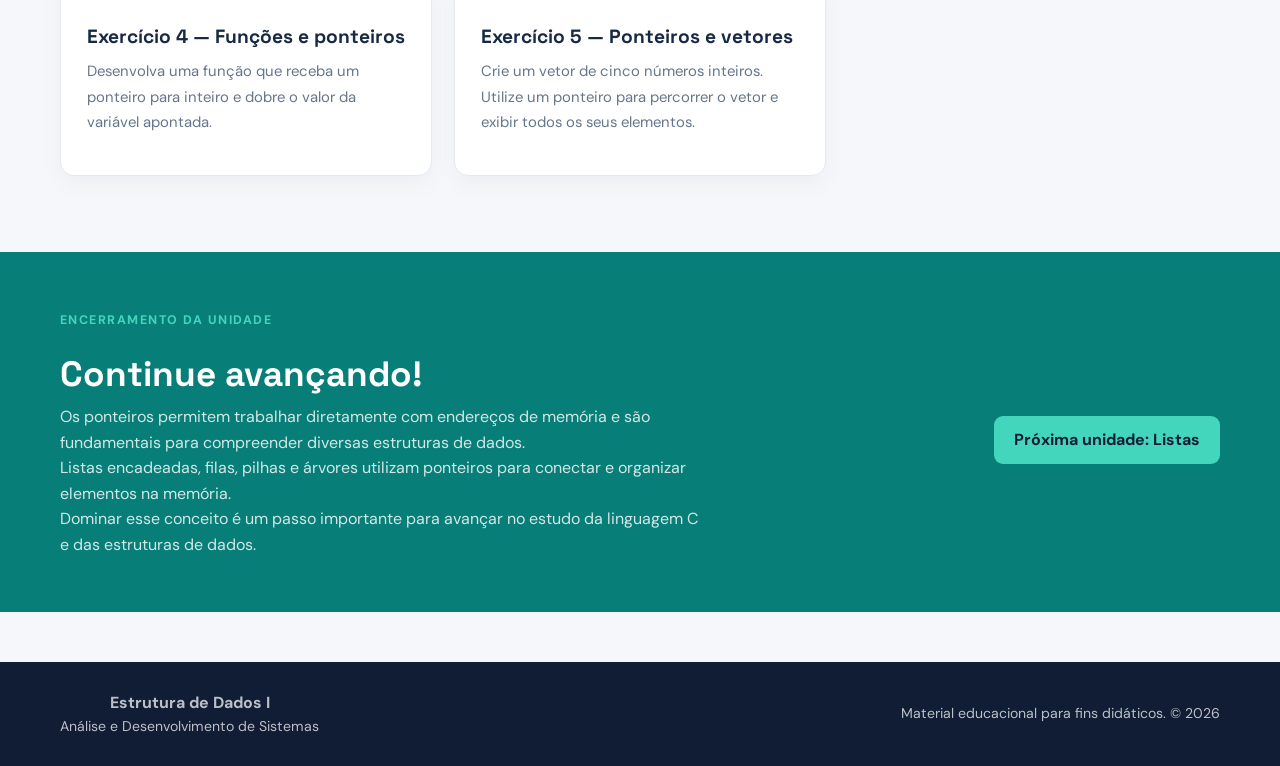
<file: aulas/ponteiros/index.html>
<!DOCTYPE html>
<html lang="pt-BR">

<head>
    <meta charset="UTF-8">
    <meta name="viewport" content="width=device-width, initial-scale=1.0">

    <meta name="description"
        content="Material didático sobre ponteiros, endereços de memória e manipulação de dados em C.">

    <title>Ponteiros em C | Estrutura de Dados I</title>

    <link rel="stylesheet" href="../../css/style.css">
    <script src="../../js/script.js" defer></script>
</head>

<body>

    <!-- CABEÇALHO -->
    <header class="cabecalho">
        <div class="barra-navegacao container">

            <a href="../../index.html" class="marca">
                <span>ED</span>
                <div>
                    <strong>Estrutura de Dados</strong>
                    <small>ADS · Linguagem C</small>
                </div>
            </a>

            <button class="menu-toggle" aria-label="Abrir menu" aria-expanded="false" aria-controls="menu-principal">
                <span></span>
                <span></span>
                <span></span>
            </button>

            <nav>
                <ul class="menu" id="menu-principal">
                    <li><a href="../../index.html">Início</a></li>
                    <li><a href="../introducao/index.html">Introdução</a></li>
                    <li><a href="#conceito">Ponteiros</a></li>
                    <li><a href="../vetores-matrizes/index.html">Vetores e Matrizes</a></li>
                    <li><a href="../listas/index.html">Listas</a></li>
                    <li><a href="#exercicios">Exercícios</a></li>
                </ul>
            </nav>

        </div>
    </header>


    <main>

        <!-- APRESENTAÇÃO -->
        <section class="hero">
            <div class="hero-grade container">

                <div class="hero-texto">

                    <span class="sobretitulo">
                        UNIDADE 02 · MEMÓRIA E ENDEREÇOS
                    </span>

                    <h1>
                        Aprendendo
                        <span>Ponteiros em C</span>
                    </h1>

                    <p>
                        Entenda como os programas acessam endereços
                        de memória, armazenam esses endereços em
                        variáveis e manipulam dados utilizando ponteiros.
                    </p>

                    <a href="#conceito" class="botao">
                        Começar a estudar
                    </a>

                </div>

                <div class="hero-visual">
                    <div class="janela-codigo">

                        <div class="janela-topo">
                            <span></span>
                            <span></span>
                            <span></span>
                            <small>ponteiros.c</small>
                        </div>

                        <pre><code><span class="codigo-palavra">int</span> idade = 25;

<span class="codigo-palavra">int</span> *ponteiro = &amp;idade;

<span class="codigo-funcao">printf</span>(
    "Valor: %d",
    *ponteiro
);</code></pre>

                    </div>
                </div>

            </div>
        </section>


        <!-- CONCEITO -->
        <section id="conceito" class="secao container">

            <span class="sobretitulo">FUNDAMENTOS</span>

            <h2>1. O que são ponteiros?</h2>

            <p>
                Um ponteiro é uma variável que armazena o endereço
                de memória de outra variável.
            </p>

            <p>
                Normalmente, uma variável guarda um valor. Já um
                ponteiro guarda o endereço onde determinado valor
                está armazenado.
            </p>

            <h3>Exemplo:</h3>

            <pre><code>int idade = 25;

int *ponteiro = &amp;idade;</code></pre>

            <h3>Observe o significado:</h3>

            <div class="cards">

                <article class="card">
                    <h3>idade</h3>
                    <p>Variável que armazena o valor 25.</p>
                </article>

                <article class="card">
                    <h3>&amp;idade</h3>
                    <p>Endereço de memória da variável idade.</p>
                </article>

                <article class="card">
                    <h3>ponteiro</h3>
                    <p>Variável que armazena esse endereço.</p>
                </article>

                <article class="card">
                    <h3>*ponteiro</h3>
                    <p>Valor armazenado no endereço apontado.</p>
                </article>

            </div>

        </section>


        <!-- ENDEREÇO DE MEMÓRIA -->
        <section class="secao container">

            <span class="sobretitulo">MEMÓRIA DO COMPUTADOR</span>

            <h2>2. Endereço de memória</h2>

            <p>
                Cada variável ocupa uma região da memória do computador.
                Essa região possui um endereço que permite localizar
                onde o dado está armazenado.
            </p>

            <p>
                Na linguagem C, utilizamos o operador
                <strong>&amp;</strong> para obter o endereço de uma variável.
            </p>

            <h3>Exemplo prático:</h3>

            <pre><code>#include &lt;stdio.h&gt;

int main() {

    int numero = 10;

    printf("Valor: %d\n", numero);
    printf("Endereco: %p\n", (void *)&amp;numero);

    return 0;
}</code></pre>

            <p>
                A saída mostrará o valor da variável e seu endereço
                de memória. O endereço apresentado será diferente
                em cada execução ou ambiente.
            </p>

        </section>


        <!-- DECLARAÇÃO -->
        <section class="secao container">

            <span class="sobretitulo">DECLARAÇÃO DE VARIÁVEIS</span>

            <h2>3. Declarando um ponteiro</h2>

            <p>
                Para declarar um ponteiro, utilizamos o operador
                <strong>*</strong> junto ao tipo de dado.
            </p>

            <pre><code>int *p;
float *p;
char *p;</code></pre>

            <p>
                O tipo do ponteiro indica o tipo de dado que ele
                deverá apontar.
            </p>

            <div class="cards">

                <article class="card">
                    <h3>int *p</h3>
                    <p>Ponteiro para inteiro.</p>
                </article>

                <article class="card">
                    <h3>float *p</h3>
                    <p>Ponteiro para número real.</p>
                </article>

                <article class="card">
                    <h3>char *p</h3>
                    <p>Ponteiro para caractere.</p>
                </article>

            </div>

            <p>
                É uma boa prática inicializar os ponteiros. Quando ainda
                não apontam para uma variável, podemos utilizar NULL:
            </p>

            <pre><code>int *p = NULL;</code></pre>

        </section>


        <!-- OPERADORES -->
        <section class="secao container">

            <span class="sobretitulo">OPERADORES FUNDAMENTAIS</span>

            <h2>4. Os operadores &amp; e *</h2>

            <p>
                Dois operadores são essenciais para compreender ponteiros:
            </p>

            <div class="cards">

                <article class="card">
                    <h3>&amp; — Endereço</h3>
                    <p>
                        Obtém o endereço de memória de uma variável.
                    </p>
                </article>

                <article class="card">
                    <h3>* — Desreferenciação</h3>
                    <p>
                        Acessa o valor armazenado no endereço apontado.
                    </p>
                </article>

            </div>

            <h3>Exemplo:</h3>

            <pre><code>#include &lt;stdio.h&gt;

int main() {

    int numero = 50;

    int *p = &amp;numero;

    printf("Valor de numero: %d\n", numero);
    printf("Endereco de numero: %p\n", (void *)&amp;numero);
    printf("Endereco armazenado em p: %p\n", (void *)p);
    printf("Valor apontado por p: %d\n", *p);

    return 0;
}</code></pre>

            <p>
                Observe que o endereço de <strong>numero</strong>
                é armazenado em <strong>p</strong>. Ao utilizar
                <strong>*p</strong>, acessamos o valor 50.
            </p>

        </section>


        <!-- MODIFICAÇÃO -->
        <section class="secao container">

            <span class="sobretitulo">MANIPULAÇÃO DE DADOS</span>

            <h2>5. Modificando uma variável através de um ponteiro</h2>

            <p>
                Um ponteiro também permite alterar o valor de uma variável
                sem acessá-la diretamente pelo seu nome.
            </p>

            <h3>Exemplo:</h3>

            <pre><code>#include &lt;stdio.h&gt;

int main() {

    int numero = 10;

    int *p = &amp;numero;

    printf("Antes: %d\n", numero);

    *p = 100;

    printf("Depois: %d\n", numero);

    return 0;
}</code></pre>

            <h3>Resultado:</h3>

            <pre><code>Antes: 10
Depois: 100</code></pre>

            <p>
                Quando executamos <strong>*p = 100</strong>,
                alteramos diretamente o conteúdo da variável
                apontada pelo ponteiro.
            </p>

        </section>


        <!-- FUNÇÕES -->
        <section class="secao container">

            <span class="sobretitulo">PONTEIROS E FUNÇÕES</span>

            <h2>6. Ponteiros e funções</h2>

            <p>
                Podemos utilizar ponteiros para permitir que uma função
                modifique uma variável recebida como argumento.
            </p>

            <h3>Exemplo: alterando um valor em uma função</h3>

            <pre><code>#include &lt;stdio.h&gt;

void alterarValor(int *p) {
    *p = 200;
}

int main() {

    int numero = 10;

    printf("Antes: %d\n", numero);

    alterarValor(&amp;numero);

    printf("Depois: %d\n", numero);

    return 0;
}</code></pre>

            <p>
                Nesse exemplo, a função recebe o endereço da variável.
                Por meio do ponteiro, consegue modificar seu conteúdo.
            </p>

            <p>
                Na linguagem C, os argumentos são passados por valor.
                Ao passar um endereço, a função recebe uma cópia desse
                endereço e pode acessar a variável original por meio dele.
            </p>

        </section>


        <!-- VETORES -->
        <section class="secao container">

            <span class="sobretitulo">PONTEIROS E COLEÇÕES</span>

            <h2>7. Ponteiros e vetores</h2>

            <p>
                Ponteiros e vetores possuem uma relação importante
                na linguagem C. O nome de um vetor, na maioria das
                expressões, é convertido em um ponteiro para seu
                primeiro elemento.
            </p>

            <h3>Exemplo:</h3>

            <pre><code>#include &lt;stdio.h&gt;

int main() {

    int numeros[3] = {10, 20, 30};

    int *p = numeros;

    printf("Primeiro elemento: %d\n", *p);
    printf("Segundo elemento: %d\n", *(p + 1));
    printf("Terceiro elemento: %d\n", *(p + 2));

    return 0;
}</code></pre>

            <p>
                A expressão <strong>p + 1</strong> aponta para o
                próximo elemento do vetor, considerando o tamanho
                do tipo de dado apontado.
            </p>

            <p>
                A aritmética de ponteiros será aprofundada em atividades
                posteriores.
            </p>

        </section>


        <!-- CUIDADOS -->
        <section class="secao container">

            <span class="sobretitulo">BOAS PRÁTICAS</span>

            <h2>8. Cuidados ao utilizar ponteiros</h2>

            <p>
                Ponteiros oferecem grande flexibilidade, mas precisam
                ser utilizados com atenção.
            </p>

            <div class="cards">

                <article class="card">
                    <h3>Inicialização</h3>
                    <p>Não utilize um ponteiro sem inicializá-lo.</p>
                </article>

                <article class="card">
                    <h3>Endereços válidos</h3>
                    <p>Não acesse endereços inválidos.</p>
                </article>

                <article class="card">
                    <h3>NULL</h3>
                    <p>Não desreferencie um ponteiro NULL.</p>
                </article>

                <article class="card">
                    <h3>Limites</h3>
                    <p>Evite acessar posições fora dos limites de um vetor.</p>
                </article>

                <article class="card">
                    <h3>Memória</h3>
                    <p>Tenha cuidado com a memória alocada dinamicamente.</p>
                </article>

            </div>

            <p>
                Um uso incorreto de ponteiros pode provocar falhas
                durante a execução do programa.
            </p>

        </section>


        <!-- EXERCÍCIOS -->
        <section id="exercicios" class="secao container">

            <span class="sobretitulo">FIXAÇÃO DO CONTEÚDO</span>

            <h2>9. Exercícios de fixação</h2>

            <div class="cards">

                <article class="card">
                    <h3>Exercício 1 — Conceitos</h3>
                    <p>
                        Explique, com suas palavras, o que é um ponteiro
                        e qual é sua principal finalidade.
                    </p>
                </article>

                <article class="card">
                    <h3>Exercício 2 — Endereço de memória</h3>
                    <p>
                        Crie um programa que declare uma variável inteira,
                        solicite um número ao usuário e apresente:
                    </p>
                    <ul>
                        <li>O valor digitado.</li>
                        <li>O endereço de memória da variável.</li>
                    </ul>
                </article>

                <article class="card">
                    <h3>Exercício 3 — Manipulação de valores</h3>
                    <p>
                        Crie uma variável inteira chamada idade.
                        Utilize um ponteiro para alterar seu valor.
                        Ao final, apresente o valor antes e depois da alteração.
                    </p>
                </article>

                <article class="card">
                    <h3>Exercício 4 — Funções e ponteiros</h3>
                    <p>
                        Desenvolva uma função que receba um ponteiro para inteiro
                        e dobre o valor da variável apontada.
                    </p>
                </article>

                <article class="card">
                    <h3>Exercício 5 — Ponteiros e vetores</h3>
                    <p>
                        Crie um vetor de cinco números inteiros.
                        Utilize um ponteiro para percorrer o vetor e exibir
                        todos os seus elementos.
                    </p>
                </article>

            </div>

        </section>


        <!-- CONCLUSÃO -->
        <section class="faixa-pratica">

            <div class="container faixa-conteudo">

                <div>
                    <span class="sobretitulo">ENCERRAMENTO DA UNIDADE</span>

                    <h2>Continue avançando!</h2>

                    <p>
                        Os ponteiros permitem trabalhar diretamente com
                        endereços de memória e são fundamentais para compreender
                        diversas estruturas de dados.
                    </p>

                    <p>
                        Listas encadeadas, filas, pilhas e árvores utilizam
                        ponteiros para conectar e organizar elementos na memória.
                    </p>

                    <p>
                        Dominar esse conceito é um passo importante para avançar
                        no estudo da linguagem C e das estruturas de dados.
                    </p>
                </div>

                <a href="../listas/index.html" class="botao">
                    Próxima unidade: Listas
                </a>

            </div>

        </section>

    </main>


    <!-- RODAPÉ -->
    <footer class="rodape">
        <div class="container rodape-conteudo">

            <div>
                <strong>Estrutura de Dados I</strong>
                <p>Análise e Desenvolvimento de Sistemas</p>
            </div>

            <p>
                Material educacional para fins didáticos.
                © <span id="ano-atual"></span>
            </p>

        </div>
    </footer>

</body>

</html>
</file>
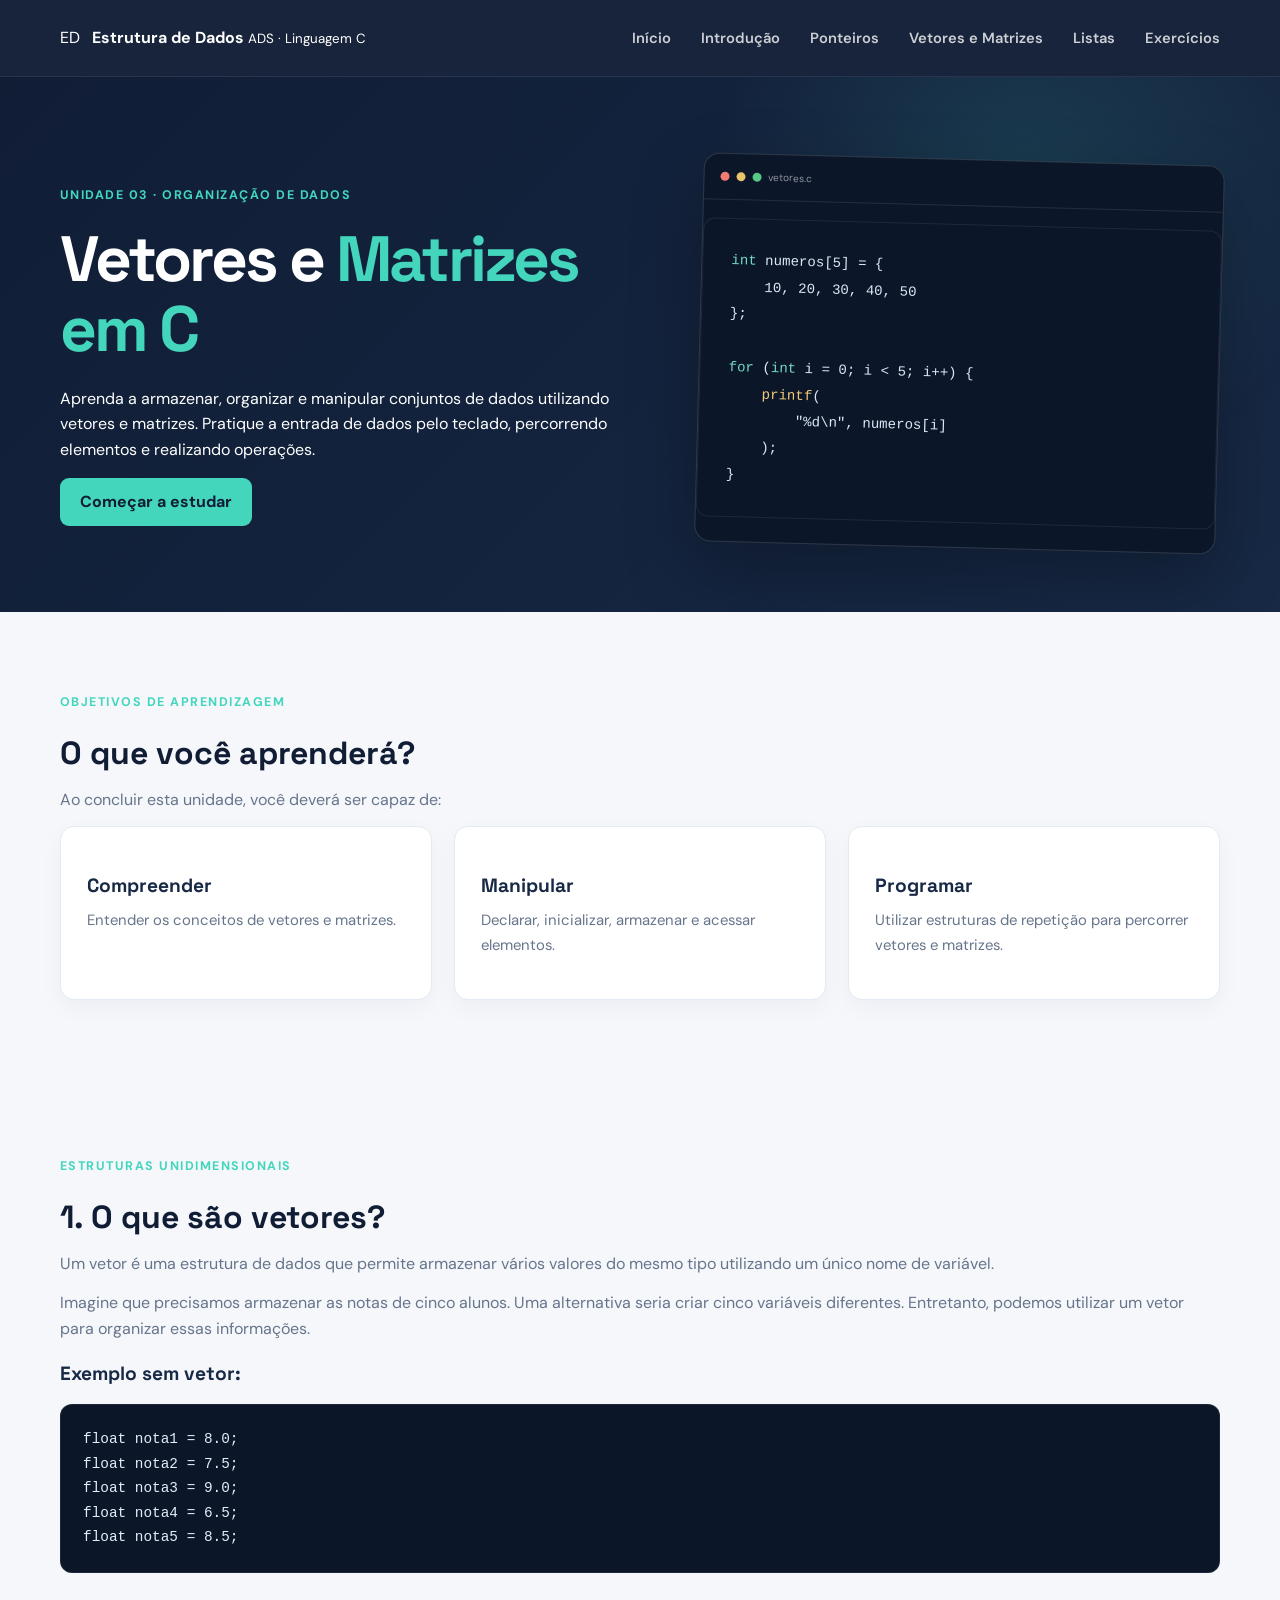
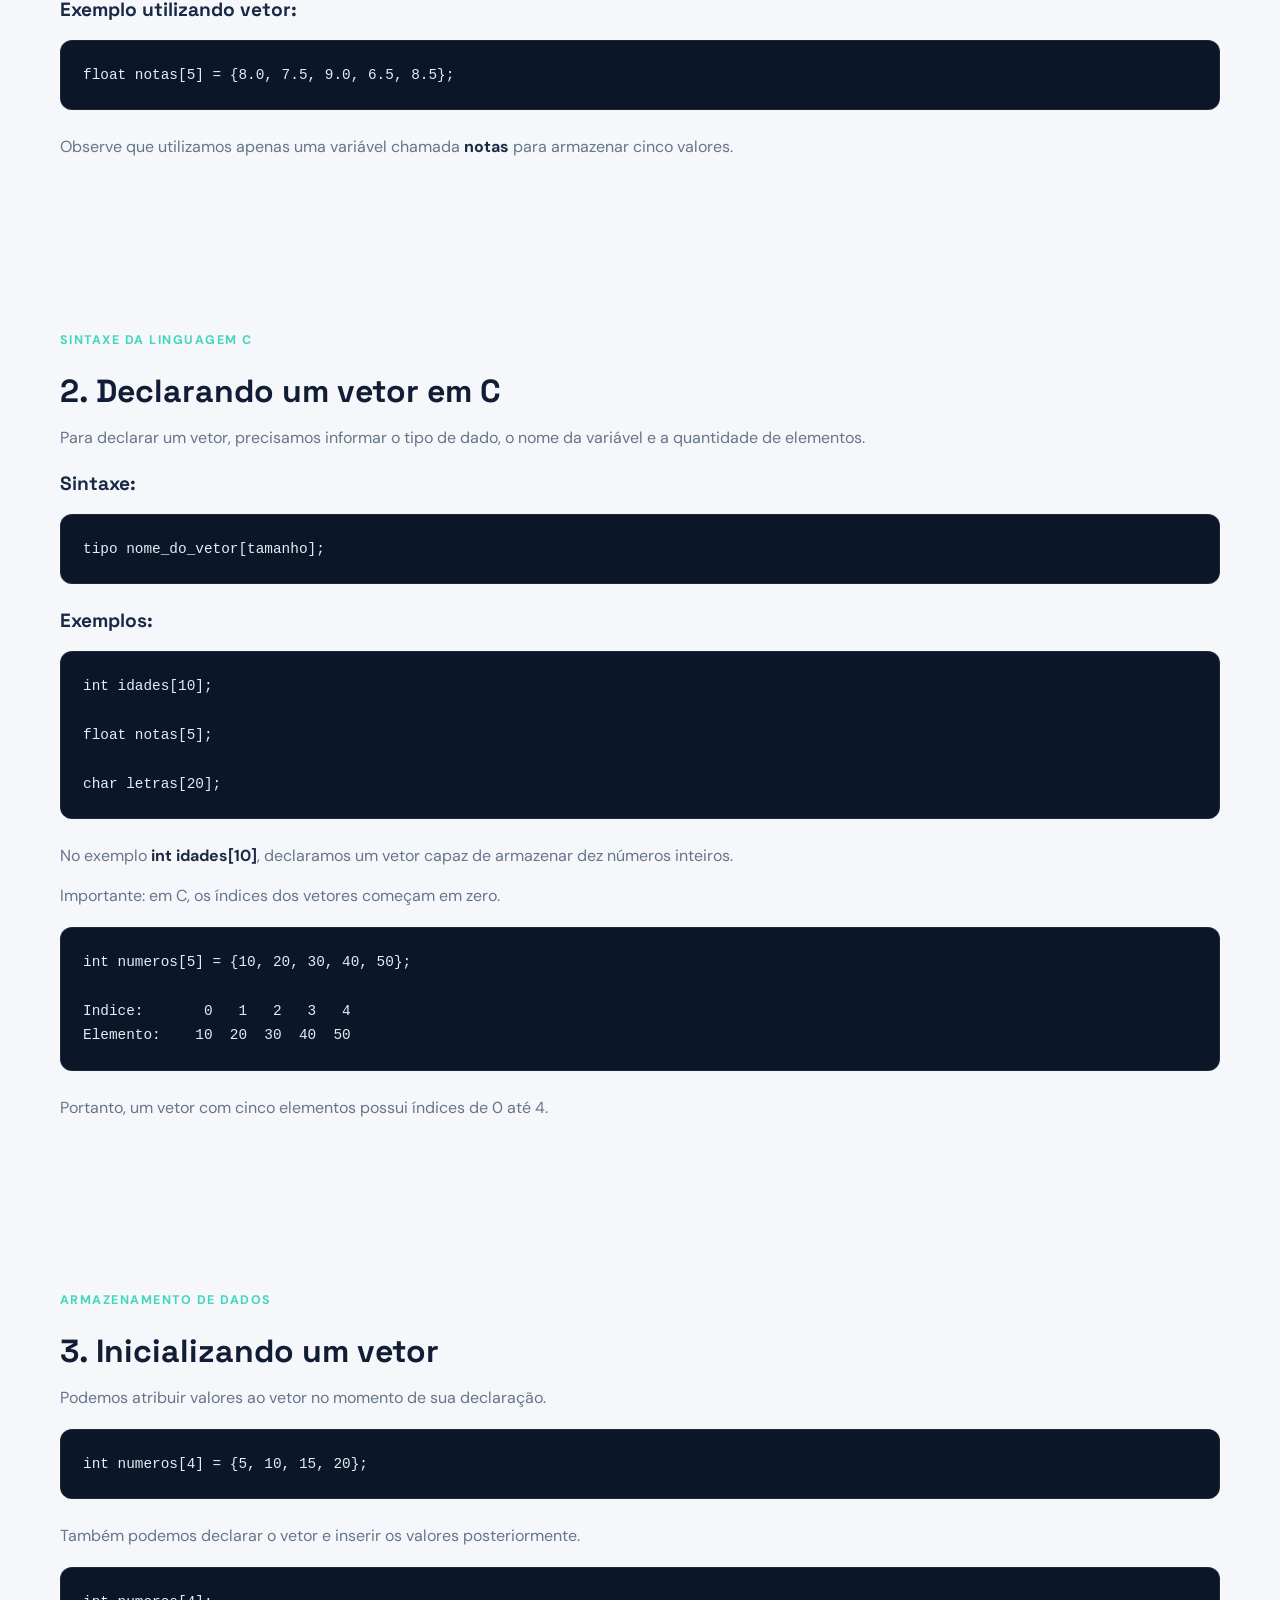
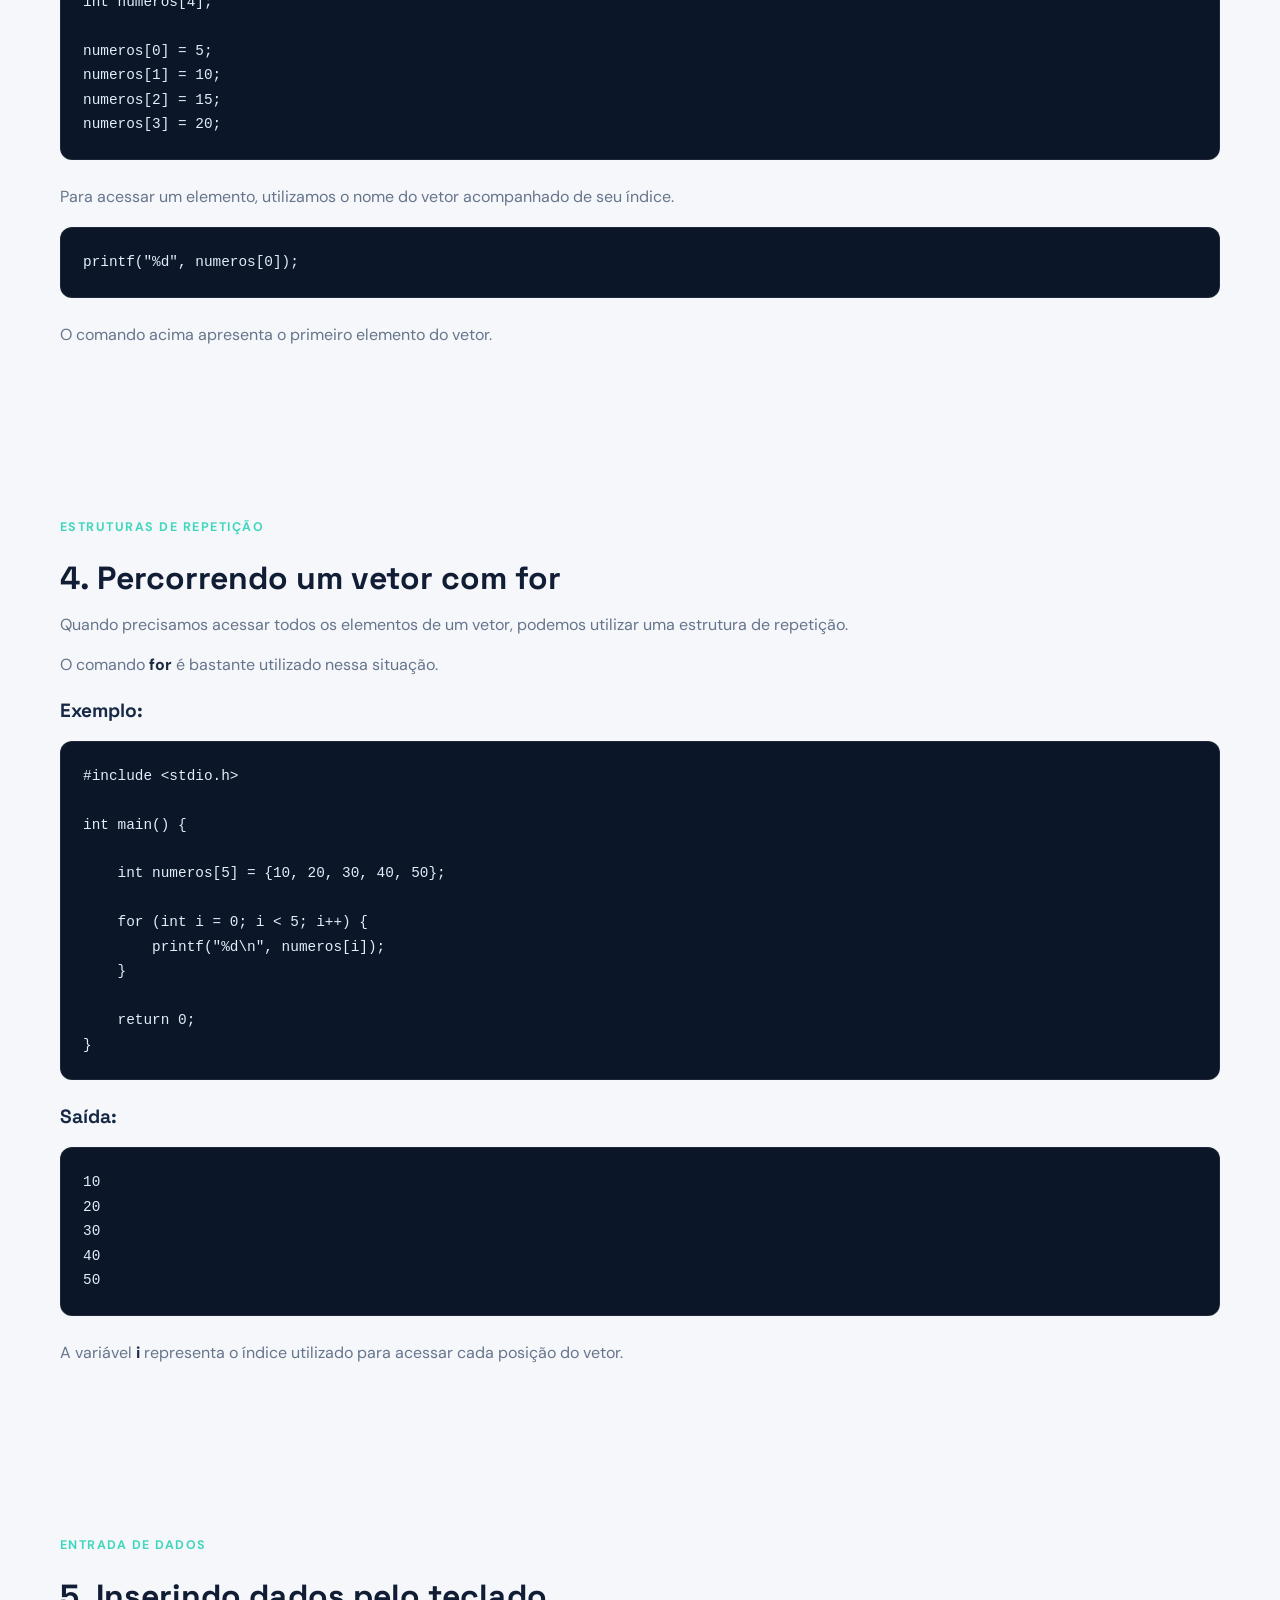
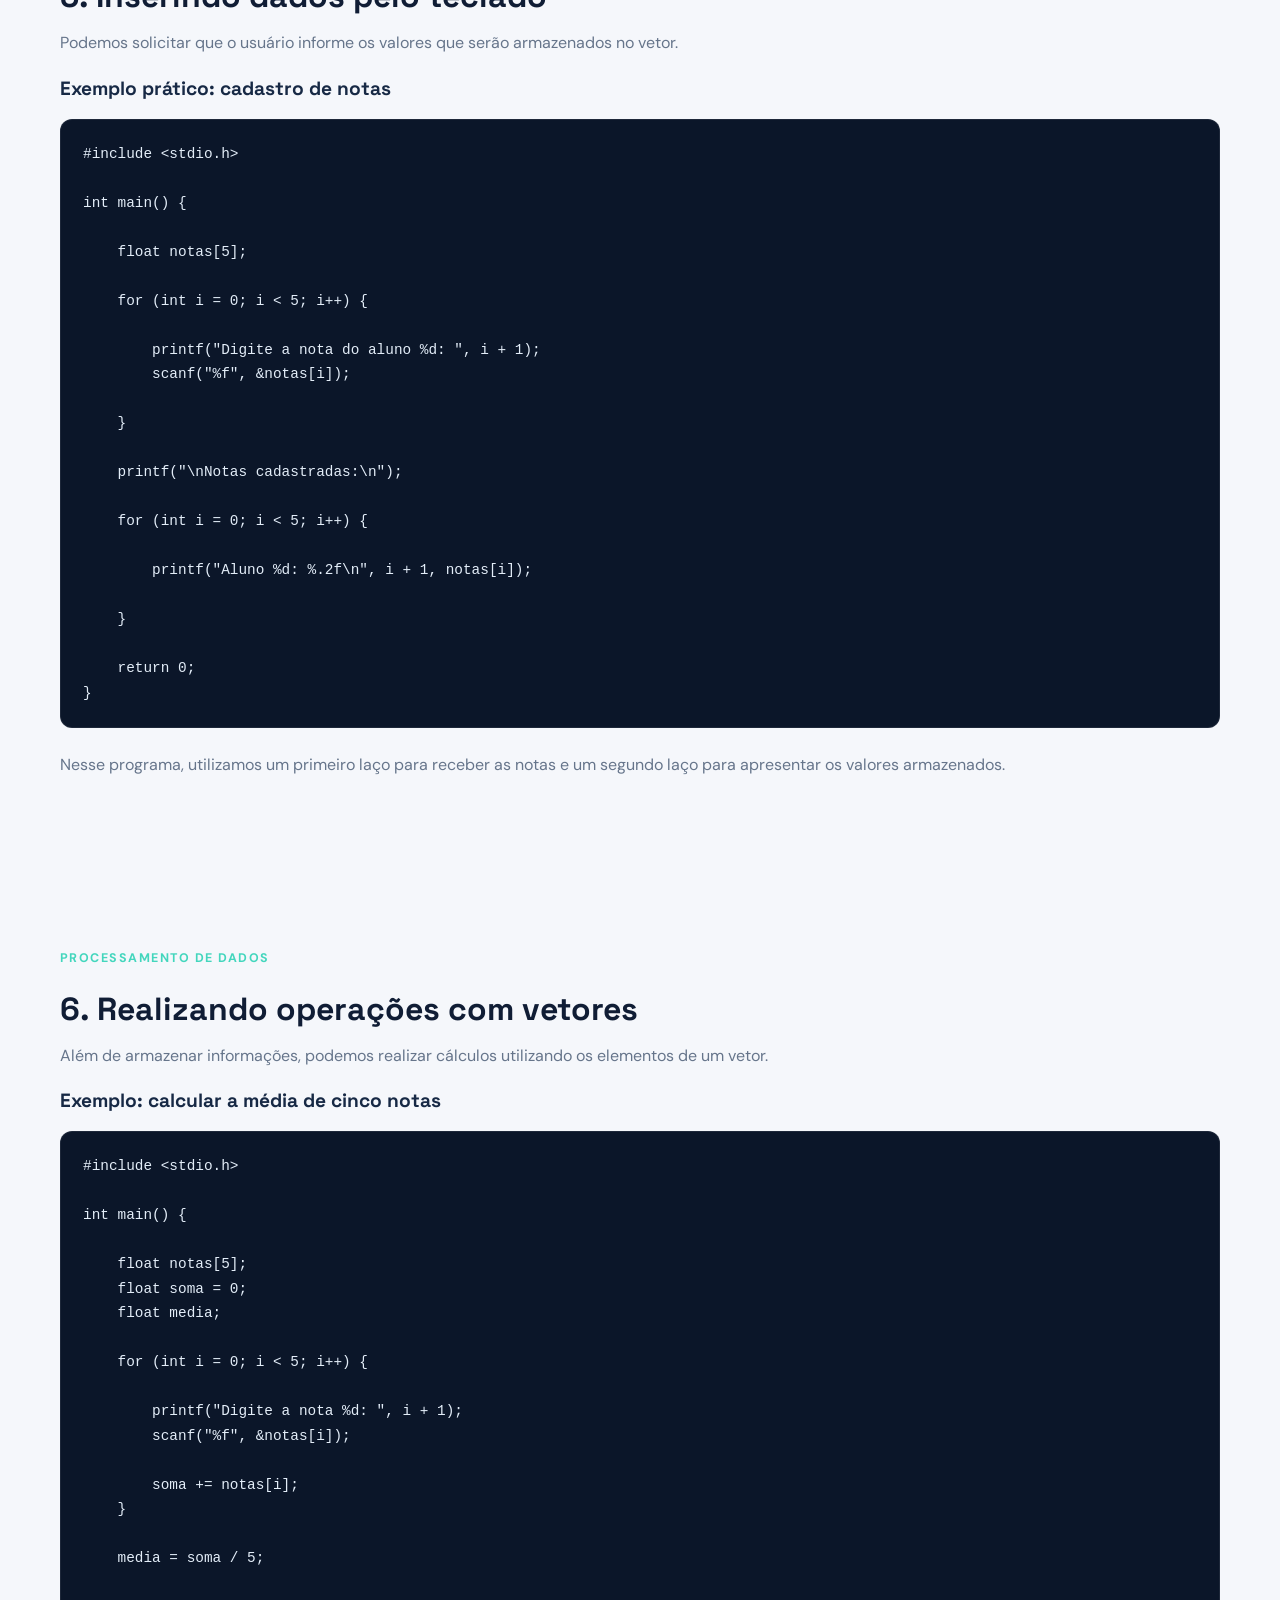
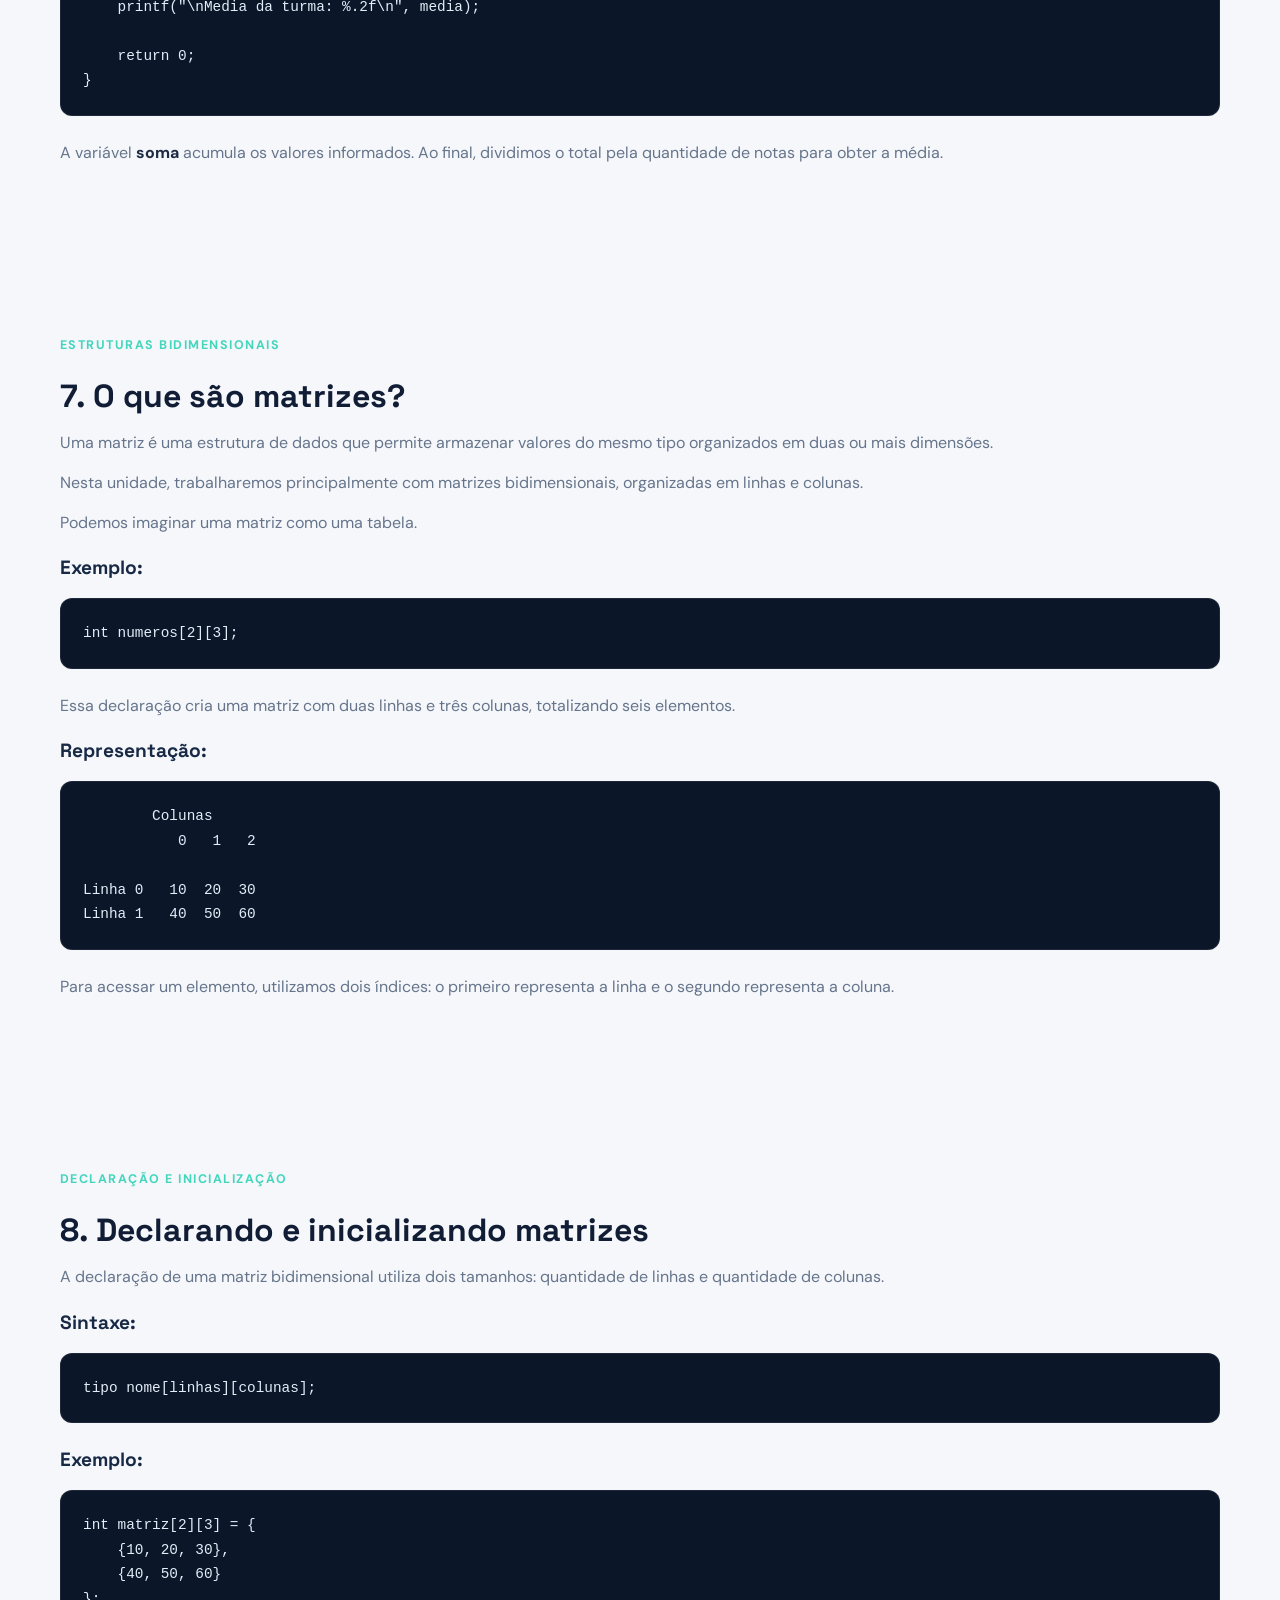
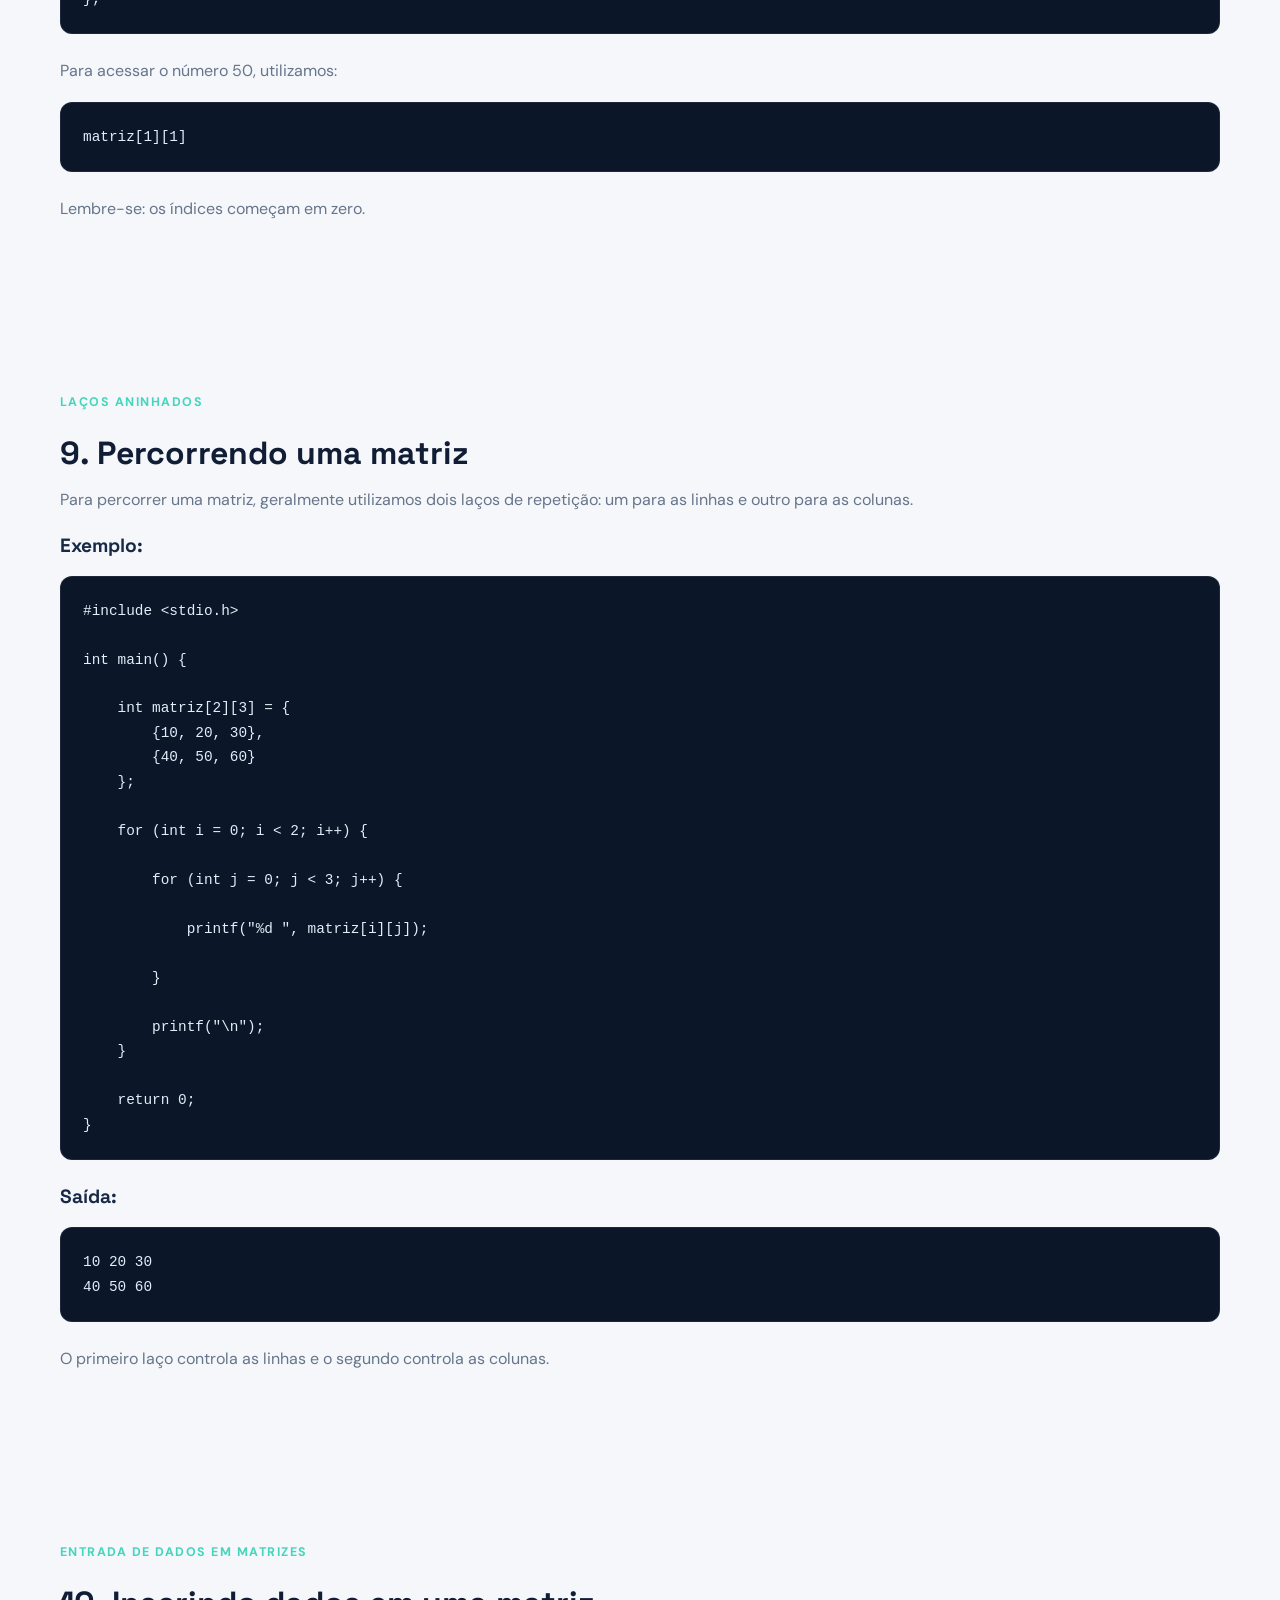
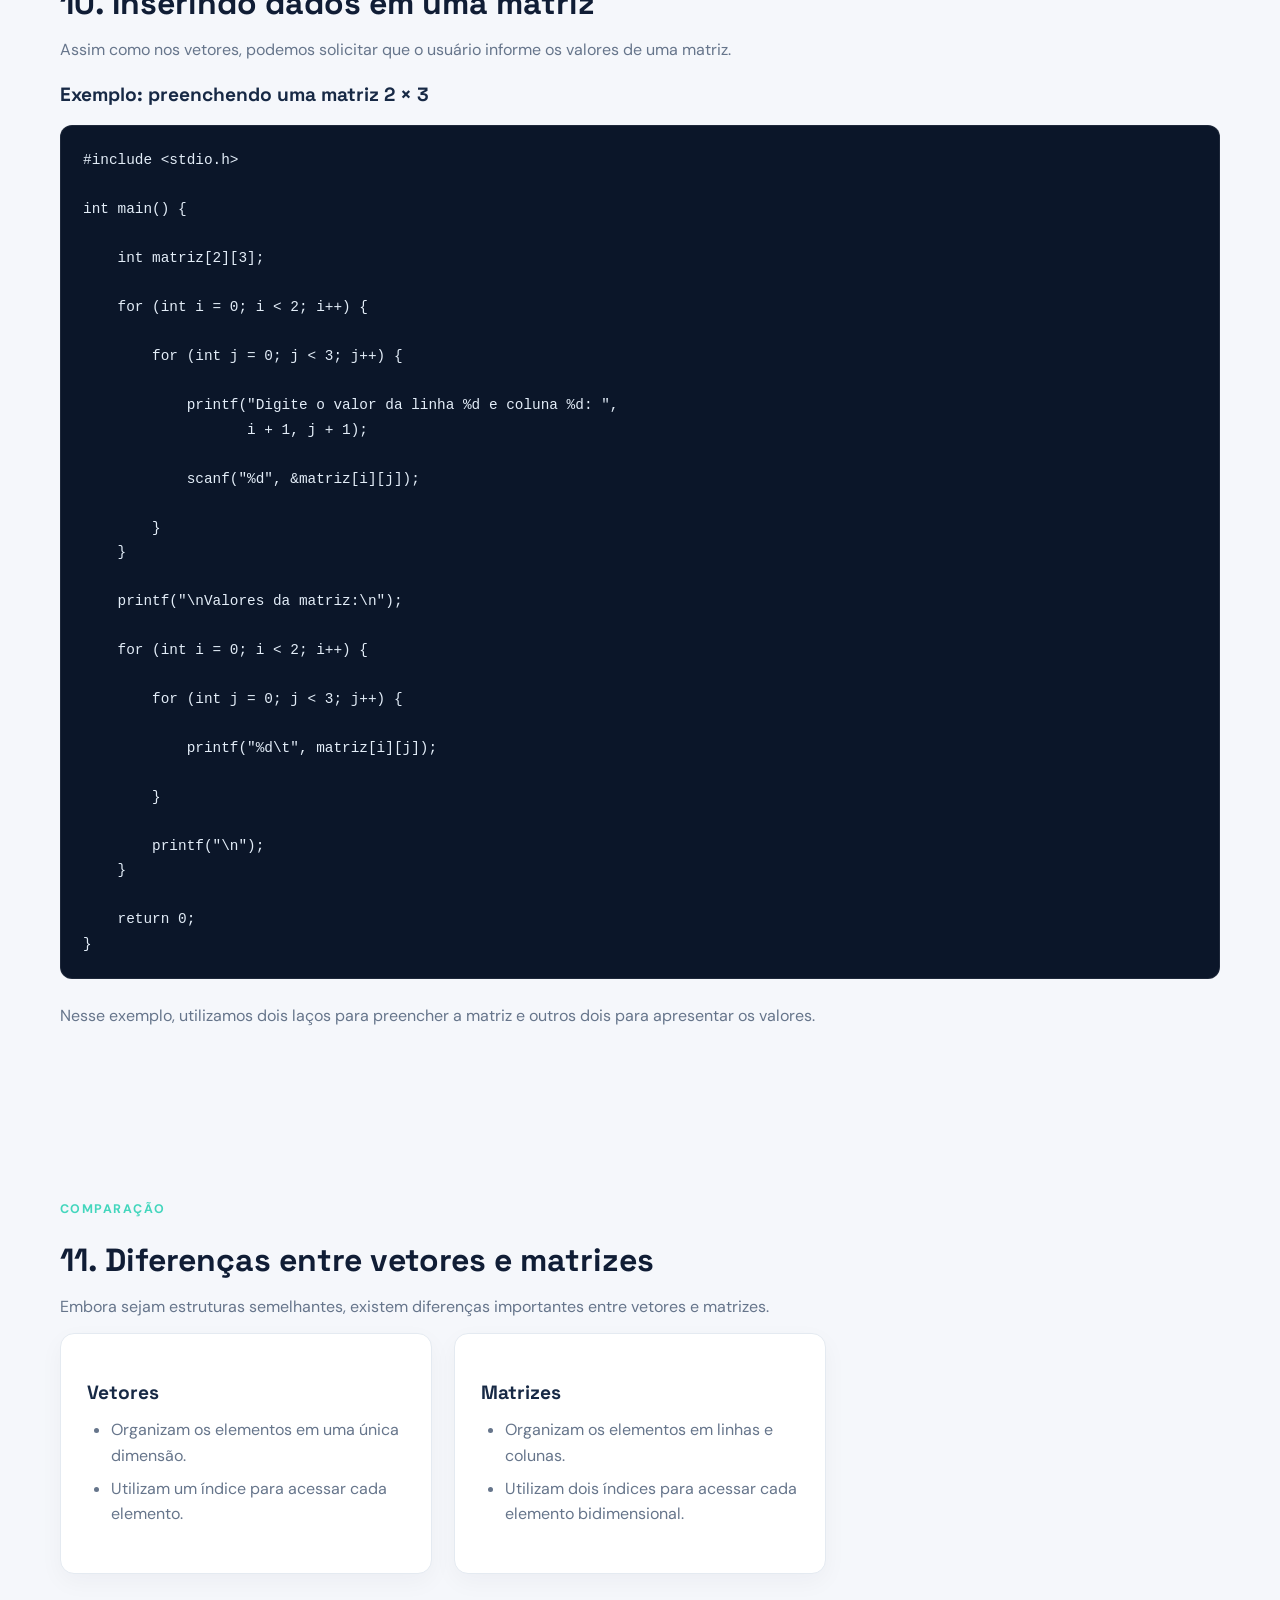
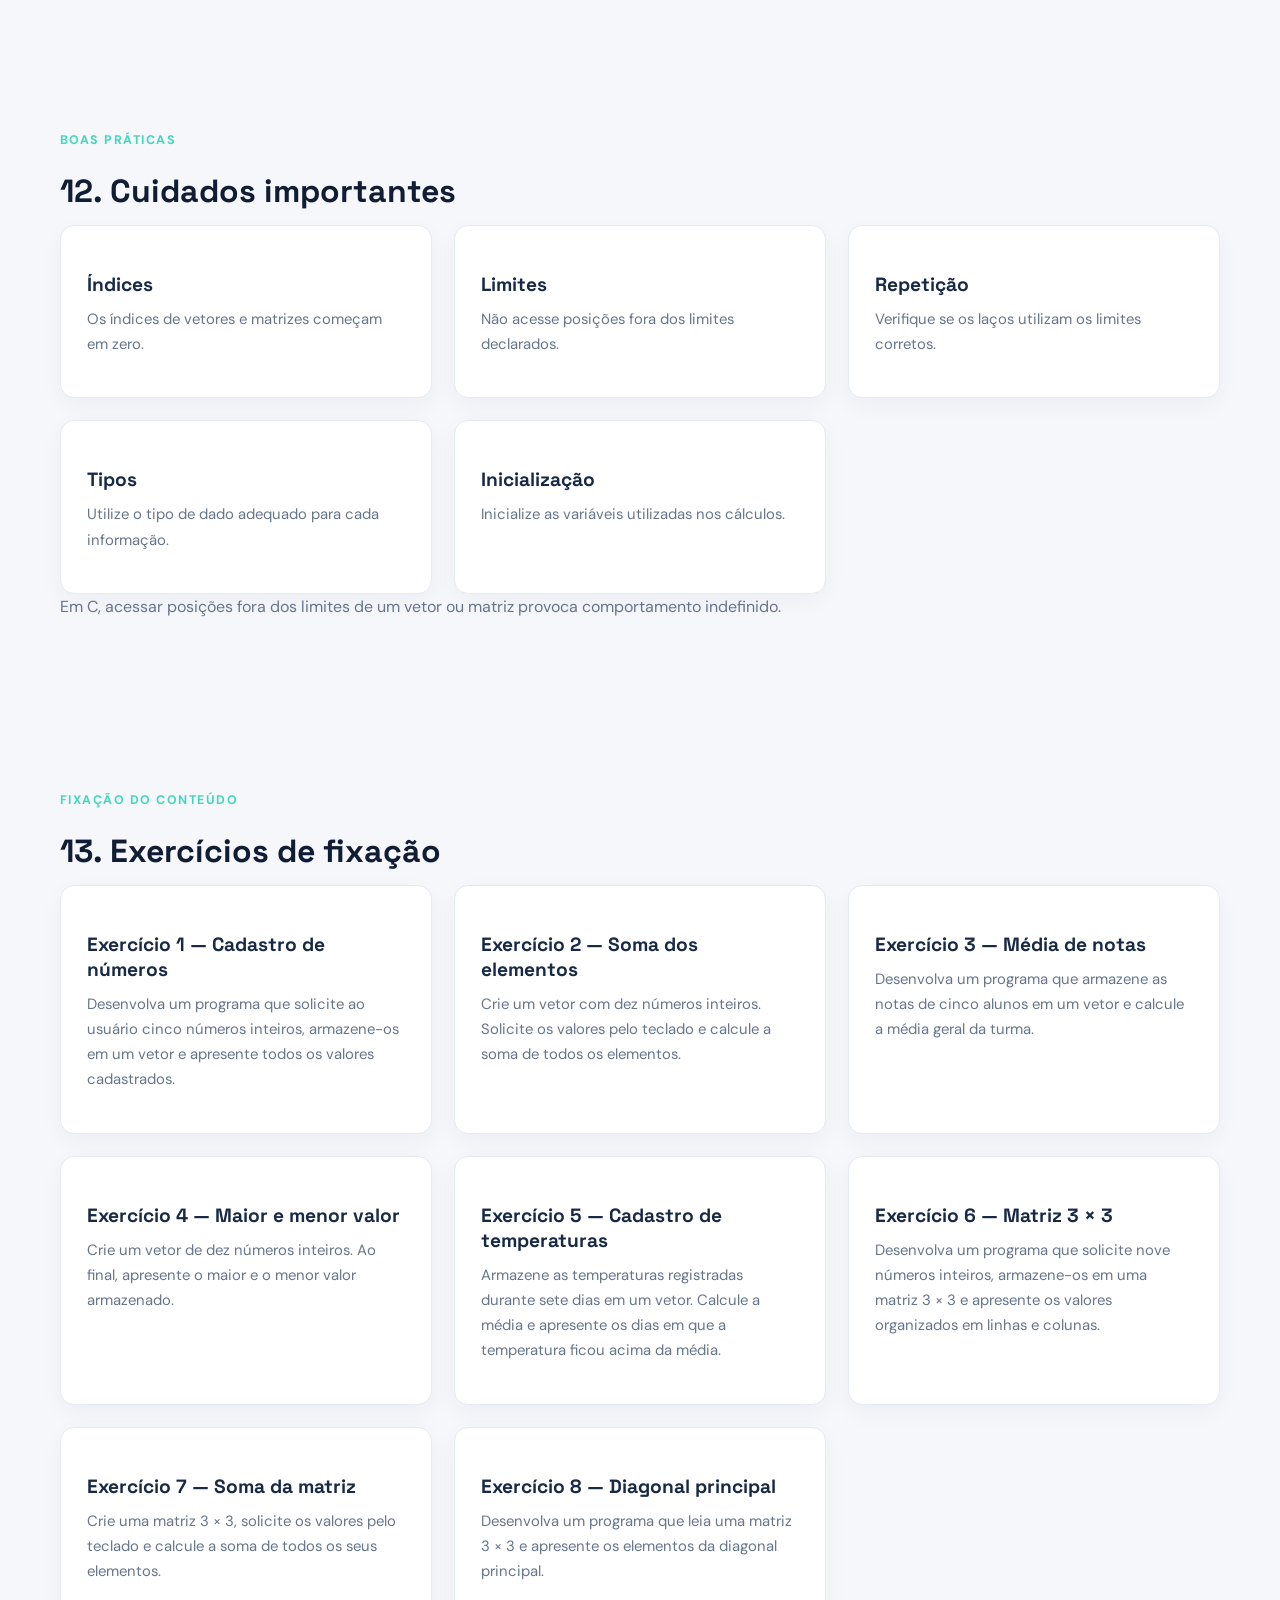
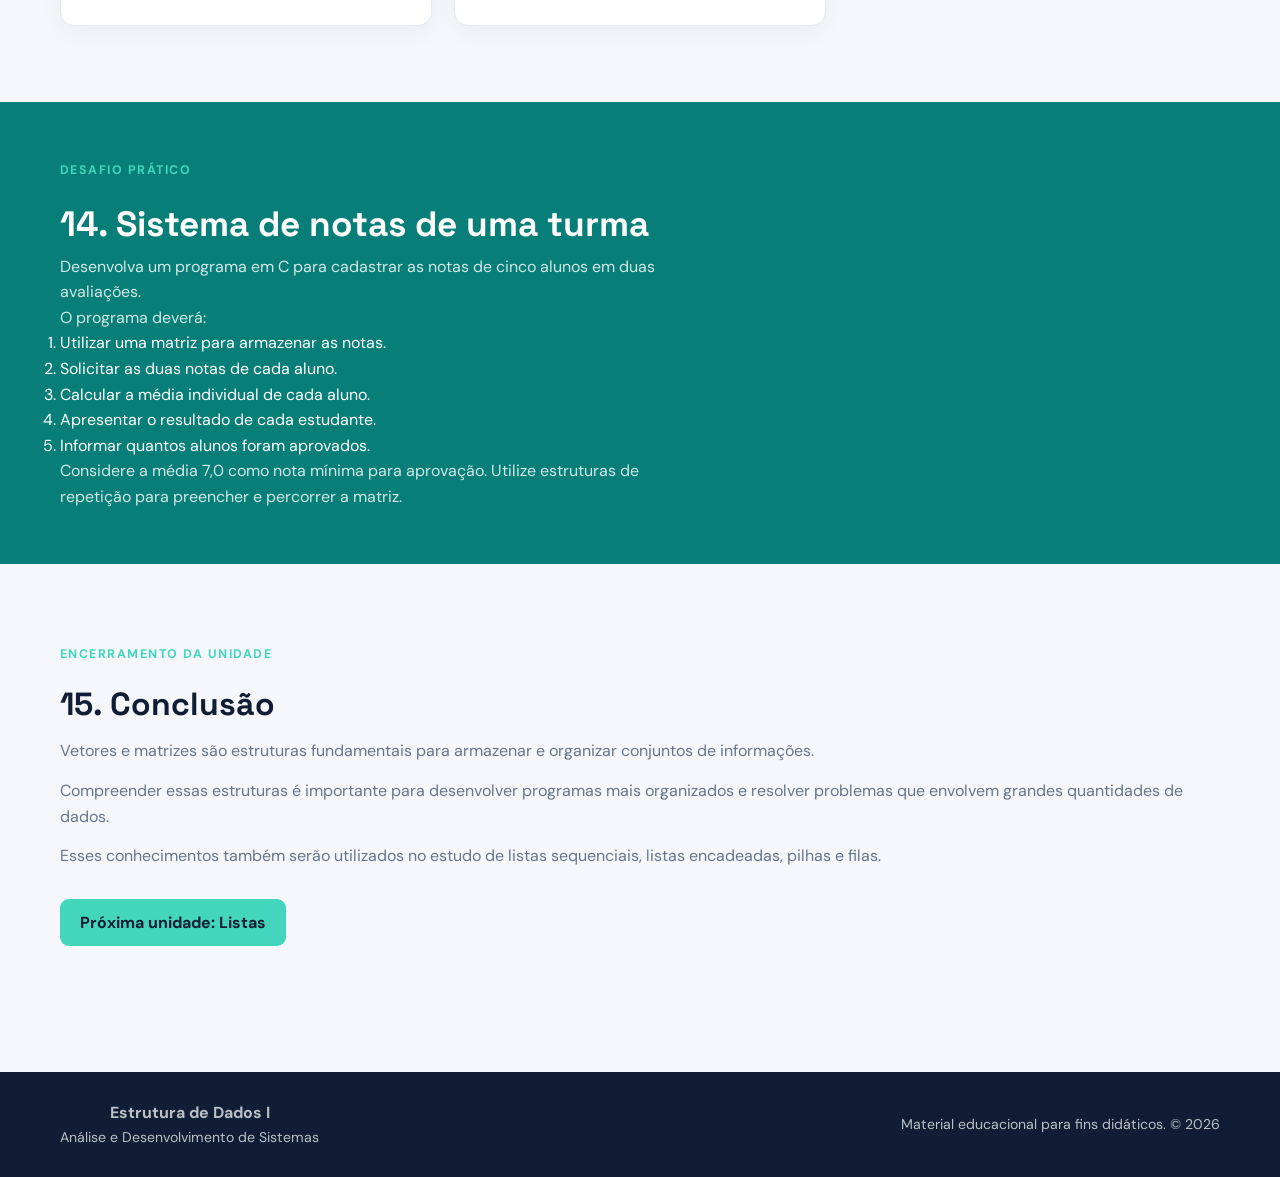
<file: aulas/vetores-matrizes/index.html>
<!DOCTYPE html>
<html lang="pt-BR">

<head>
    <meta charset="UTF-8">
    <meta name="viewport" content="width=device-width, initial-scale=1.0">

    <meta name="description" content="Material didático sobre vetores e matrizes na linguagem C.">

    <title>Vetores e Matrizes | Estrutura de Dados I</title>

    <link rel="stylesheet" href="../../css/style.css">
    <script src="../../js/script.js" defer></script>
</head>

<body>

    <!-- CABEÇALHO -->
    <header class="cabecalho">
        <div class="barra-navegacao container">

            <a href="../../index.html" class="marca">
                <span>ED</span>
                <div>
                    <strong>Estrutura de Dados</strong>
                    <small>ADS · Linguagem C</small>
                </div>
            </a>

            <button class="menu-toggle" aria-label="Abrir menu" aria-expanded="false" aria-controls="menu-principal">
                <span></span>
                <span></span>
                <span></span>
            </button>

            <nav>
                <ul class="menu" id="menu-principal">
                    <li><a href="../../index.html">Início</a></li>
                    <li><a href="../introducao/index.html">Introdução</a></li>
                    <li><a href="../ponteiros/index.html">Ponteiros</a></li>
                    <li><a href="#vetores">Vetores e Matrizes</a></li>
                    <li><a href="../listas/index.html">Listas</a></li>
                    <li><a href="#exercicios">Exercícios</a></li>
                </ul>
            </nav>

        </div>
    </header>


    <main>

        <!-- APRESENTAÇÃO -->
        <section class="hero">
            <div class="hero-grade container">

                <div class="hero-texto">

                    <span class="sobretitulo">
                        UNIDADE 03 · ORGANIZAÇÃO DE DADOS
                    </span>

                    <h1>
                        Vetores e
                        <span>Matrizes em C</span>
                    </h1>

                    <p>
                        Aprenda a armazenar, organizar e manipular
                        conjuntos de dados utilizando vetores e matrizes.
                        Pratique a entrada de dados pelo teclado,
                        percorrendo elementos e realizando operações.
                    </p>

                    <a href="#vetores" class="botao">
                        Começar a estudar
                    </a>

                </div>

                <div class="hero-visual">
                    <div class="janela-codigo">

                        <div class="janela-topo">
                            <span></span>
                            <span></span>
                            <span></span>
                            <small>vetores.c</small>
                        </div>

                        <pre><code><span class="codigo-palavra">int</span> numeros[5] = {
    10, 20, 30, 40, 50
};

<span class="codigo-palavra">for</span> (<span class="codigo-palavra">int</span> i = 0; i &lt; 5; i++) {
    <span class="codigo-funcao">printf</span>(
        "%d\n", numeros[i]
    );
}</code></pre>

                    </div>
                </div>

            </div>
        </section>


        <!-- OBJETIVOS -->
        <section class="secao container">

            <span class="sobretitulo">OBJETIVOS DE APRENDIZAGEM</span>

            <h2>O que você aprenderá?</h2>

            <p>Ao concluir esta unidade, você deverá ser capaz de:</p>

            <div class="cards">

                <article class="card">
                    <h3>Compreender</h3>
                    <p>Entender os conceitos de vetores e matrizes.</p>
                </article>

                <article class="card">
                    <h3>Manipular</h3>
                    <p>Declarar, inicializar, armazenar e acessar elementos.</p>
                </article>

                <article class="card">
                    <h3>Programar</h3>
                    <p>Utilizar estruturas de repetição para percorrer vetores e matrizes.</p>
                </article>

            </div>

        </section>


        <!-- VETORES -->
        <section id="vetores" class="secao container">

            <span class="sobretitulo">ESTRUTURAS UNIDIMENSIONAIS</span>

            <h2>1. O que são vetores?</h2>

            <p>
                Um vetor é uma estrutura de dados que permite armazenar
                vários valores do mesmo tipo utilizando um único nome
                de variável.
            </p>

            <p>
                Imagine que precisamos armazenar as notas de cinco alunos.
                Uma alternativa seria criar cinco variáveis diferentes.
                Entretanto, podemos utilizar um vetor para organizar
                essas informações.
            </p>

            <h3>Exemplo sem vetor:</h3>

            <pre><code>float nota1 = 8.0;
float nota2 = 7.5;
float nota3 = 9.0;
float nota4 = 6.5;
float nota5 = 8.5;</code></pre>

            <h3>Exemplo utilizando vetor:</h3>

            <pre><code>float notas[5] = {8.0, 7.5, 9.0, 6.5, 8.5};</code></pre>

            <p>
                Observe que utilizamos apenas uma variável chamada
                <strong>notas</strong> para armazenar cinco valores.
            </p>

        </section>


        <!-- DECLARAÇÃO -->
        <section class="secao container">

            <span class="sobretitulo">SINTAXE DA LINGUAGEM C</span>

            <h2>2. Declarando um vetor em C</h2>

            <p>
                Para declarar um vetor, precisamos informar o tipo
                de dado, o nome da variável e a quantidade de elementos.
            </p>

            <h3>Sintaxe:</h3>

            <pre><code>tipo nome_do_vetor[tamanho];</code></pre>

            <h3>Exemplos:</h3>

            <pre><code>int idades[10];

float notas[5];

char letras[20];</code></pre>

            <p>
                No exemplo <strong>int idades[10]</strong>,
                declaramos um vetor capaz de armazenar dez números inteiros.
            </p>

            <p>
                Importante: em C, os índices dos vetores começam em zero.
            </p>

            <pre><code>int numeros[5] = {10, 20, 30, 40, 50};

Indice:       0   1   2   3   4
Elemento:    10  20  30  40  50</code></pre>

            <p>
                Portanto, um vetor com cinco elementos possui
                índices de 0 até 4.
            </p>

        </section>


        <!-- INICIALIZAÇÃO -->
        <section class="secao container">

            <span class="sobretitulo">ARMAZENAMENTO DE DADOS</span>

            <h2>3. Inicializando um vetor</h2>

            <p>
                Podemos atribuir valores ao vetor no momento
                de sua declaração.
            </p>

            <pre><code>int numeros[4] = {5, 10, 15, 20};</code></pre>

            <p>
                Também podemos declarar o vetor e inserir os valores
                posteriormente.
            </p>

            <pre><code>int numeros[4];

numeros[0] = 5;
numeros[1] = 10;
numeros[2] = 15;
numeros[3] = 20;</code></pre>

            <p>
                Para acessar um elemento, utilizamos o nome do vetor
                acompanhado de seu índice.
            </p>

            <pre><code>printf("%d", numeros[0]);</code></pre>

            <p>
                O comando acima apresenta o primeiro elemento do vetor.
            </p>

        </section>


        <!-- PERCORRER VETOR -->
        <section class="secao container">

            <span class="sobretitulo">ESTRUTURAS DE REPETIÇÃO</span>

            <h2>4. Percorrendo um vetor com for</h2>

            <p>
                Quando precisamos acessar todos os elementos de um vetor,
                podemos utilizar uma estrutura de repetição.
            </p>

            <p>
                O comando <strong>for</strong> é bastante utilizado
                nessa situação.
            </p>

            <h3>Exemplo:</h3>

            <pre><code>#include &lt;stdio.h&gt;

int main() {

    int numeros[5] = {10, 20, 30, 40, 50};

    for (int i = 0; i &lt; 5; i++) {
        printf("%d\n", numeros[i]);
    }

    return 0;
}</code></pre>

            <h3>Saída:</h3>

            <pre><code>10
20
30
40
50</code></pre>

            <p>
                A variável <strong>i</strong> representa o índice
                utilizado para acessar cada posição do vetor.
            </p>

        </section>


        <!-- ENTRADA DE DADOS -->
        <section class="secao container">

            <span class="sobretitulo">ENTRADA DE DADOS</span>

            <h2>5. Inserindo dados pelo teclado</h2>

            <p>
                Podemos solicitar que o usuário informe os valores
                que serão armazenados no vetor.
            </p>

            <h3>Exemplo prático: cadastro de notas</h3>

            <pre><code>#include &lt;stdio.h&gt;

int main() {

    float notas[5];

    for (int i = 0; i &lt; 5; i++) {

        printf("Digite a nota do aluno %d: ", i + 1);
        scanf("%f", &amp;notas[i]);

    }

    printf("\nNotas cadastradas:\n");

    for (int i = 0; i &lt; 5; i++) {

        printf("Aluno %d: %.2f\n", i + 1, notas[i]);

    }

    return 0;
}</code></pre>

            <p>
                Nesse programa, utilizamos um primeiro laço para receber
                as notas e um segundo laço para apresentar os valores
                armazenados.
            </p>

        </section>


        <!-- OPERAÇÕES -->
        <section class="secao container">

            <span class="sobretitulo">PROCESSAMENTO DE DADOS</span>

            <h2>6. Realizando operações com vetores</h2>

            <p>
                Além de armazenar informações, podemos realizar
                cálculos utilizando os elementos de um vetor.
            </p>

            <h3>Exemplo: calcular a média de cinco notas</h3>

            <pre><code>#include &lt;stdio.h&gt;

int main() {

    float notas[5];
    float soma = 0;
    float media;

    for (int i = 0; i &lt; 5; i++) {

        printf("Digite a nota %d: ", i + 1);
        scanf("%f", &amp;notas[i]);

        soma += notas[i];
    }

    media = soma / 5;

    printf("\nMedia da turma: %.2f\n", media);

    return 0;
}</code></pre>

            <p>
                A variável <strong>soma</strong> acumula os valores
                informados. Ao final, dividimos o total pela quantidade
                de notas para obter a média.
            </p>

        </section>


        <!-- MATRIZES -->
        <section class="secao container">

            <span class="sobretitulo">ESTRUTURAS BIDIMENSIONAIS</span>

            <h2>7. O que são matrizes?</h2>

            <p>
                Uma matriz é uma estrutura de dados que permite armazenar
                valores do mesmo tipo organizados em duas ou mais dimensões.
            </p>

            <p>
                Nesta unidade, trabalharemos principalmente com matrizes
                bidimensionais, organizadas em linhas e colunas.
            </p>

            <p>
                Podemos imaginar uma matriz como uma tabela.
            </p>

            <h3>Exemplo:</h3>

            <pre><code>int numeros[2][3];</code></pre>

            <p>
                Essa declaração cria uma matriz com duas linhas
                e três colunas, totalizando seis elementos.
            </p>

            <h3>Representação:</h3>

            <pre><code>        Colunas
           0   1   2

Linha 0   10  20  30
Linha 1   40  50  60</code></pre>

            <p>
                Para acessar um elemento, utilizamos dois índices:
                o primeiro representa a linha e o segundo representa
                a coluna.
            </p>

        </section>


        <!-- DECLARAÇÃO DE MATRIZ -->
        <section class="secao container">

            <span class="sobretitulo">DECLARAÇÃO E INICIALIZAÇÃO</span>

            <h2>8. Declarando e inicializando matrizes</h2>

            <p>
                A declaração de uma matriz bidimensional utiliza
                dois tamanhos: quantidade de linhas e quantidade
                de colunas.
            </p>

            <h3>Sintaxe:</h3>

            <pre><code>tipo nome[linhas][colunas];</code></pre>

            <h3>Exemplo:</h3>

            <pre><code>int matriz[2][3] = {
    {10, 20, 30},
    {40, 50, 60}
};</code></pre>

            <p>
                Para acessar o número 50, utilizamos:
            </p>

            <pre><code>matriz[1][1]</code></pre>

            <p>
                Lembre-se: os índices começam em zero.
            </p>

        </section>


        <!-- PERCORRER MATRIZ -->
        <section class="secao container">

            <span class="sobretitulo">LAÇOS ANINHADOS</span>

            <h2>9. Percorrendo uma matriz</h2>

            <p>
                Para percorrer uma matriz, geralmente utilizamos
                dois laços de repetição: um para as linhas e outro
                para as colunas.
            </p>

            <h3>Exemplo:</h3>

            <pre><code>#include &lt;stdio.h&gt;

int main() {

    int matriz[2][3] = {
        {10, 20, 30},
        {40, 50, 60}
    };

    for (int i = 0; i &lt; 2; i++) {

        for (int j = 0; j &lt; 3; j++) {

            printf("%d ", matriz[i][j]);

        }

        printf("\n");
    }

    return 0;
}</code></pre>

            <h3>Saída:</h3>

            <pre><code>10 20 30
40 50 60</code></pre>

            <p>
                O primeiro laço controla as linhas e o segundo
                controla as colunas.
            </p>

        </section>


        <!-- ENTRADA EM MATRIZ -->
        <section class="secao container">

            <span class="sobretitulo">ENTRADA DE DADOS EM MATRIZES</span>

            <h2>10. Inserindo dados em uma matriz</h2>

            <p>
                Assim como nos vetores, podemos solicitar que o usuário
                informe os valores de uma matriz.
            </p>

            <h3>Exemplo: preenchendo uma matriz 2 × 3</h3>

            <pre><code>#include &lt;stdio.h&gt;

int main() {

    int matriz[2][3];

    for (int i = 0; i &lt; 2; i++) {

        for (int j = 0; j &lt; 3; j++) {

            printf("Digite o valor da linha %d e coluna %d: ",
                   i + 1, j + 1);

            scanf("%d", &amp;matriz[i][j]);

        }
    }

    printf("\nValores da matriz:\n");

    for (int i = 0; i &lt; 2; i++) {

        for (int j = 0; j &lt; 3; j++) {

            printf("%d\t", matriz[i][j]);

        }

        printf("\n");
    }

    return 0;
}</code></pre>

            <p>
                Nesse exemplo, utilizamos dois laços para preencher
                a matriz e outros dois para apresentar os valores.
            </p>

        </section>


        <!-- DIFERENÇAS -->
        <section class="secao container">

            <span class="sobretitulo">COMPARAÇÃO</span>

            <h2>11. Diferenças entre vetores e matrizes</h2>

            <p>
                Embora sejam estruturas semelhantes, existem diferenças
                importantes entre vetores e matrizes.
            </p>

            <div class="cards">

                <article class="card">
                    <h3>Vetores</h3>
                    <ul>
                        <li>Organizam os elementos em uma única dimensão.</li>
                        <li>Utilizam um índice para acessar cada elemento.</li>
                    </ul>
                </article>

                <article class="card">
                    <h3>Matrizes</h3>
                    <ul>
                        <li>Organizam os elementos em linhas e colunas.</li>
                        <li>Utilizam dois índices para acessar cada elemento bidimensional.</li>
                    </ul>
                </article>

            </div>

        </section>


        <!-- CUIDADOS -->
        <section class="secao container">

            <span class="sobretitulo">BOAS PRÁTICAS</span>

            <h2>12. Cuidados importantes</h2>

            <div class="cards">

                <article class="card">
                    <h3>Índices</h3>
                    <p>Os índices de vetores e matrizes começam em zero.</p>
                </article>

                <article class="card">
                    <h3>Limites</h3>
                    <p>Não acesse posições fora dos limites declarados.</p>
                </article>

                <article class="card">
                    <h3>Repetição</h3>
                    <p>Verifique se os laços utilizam os limites corretos.</p>
                </article>

                <article class="card">
                    <h3>Tipos</h3>
                    <p>Utilize o tipo de dado adequado para cada informação.</p>
                </article>

                <article class="card">
                    <h3>Inicialização</h3>
                    <p>Inicialize as variáveis utilizadas nos cálculos.</p>
                </article>

            </div>

            <p>
                Em C, acessar posições fora dos limites de um vetor
                ou matriz provoca comportamento indefinido.
            </p>

        </section>


        <!-- EXERCÍCIOS -->
        <section id="exercicios" class="secao container">

            <span class="sobretitulo">FIXAÇÃO DO CONTEÚDO</span>

            <h2>13. Exercícios de fixação</h2>

            <div class="cards">

                <article class="card">
                    <h3>Exercício 1 — Cadastro de números</h3>
                    <p>
                        Desenvolva um programa que solicite ao usuário
                        cinco números inteiros, armazene-os em um vetor
                        e apresente todos os valores cadastrados.
                    </p>
                </article>

                <article class="card">
                    <h3>Exercício 2 — Soma dos elementos</h3>
                    <p>
                        Crie um vetor com dez números inteiros.
                        Solicite os valores pelo teclado e calcule
                        a soma de todos os elementos.
                    </p>
                </article>

                <article class="card">
                    <h3>Exercício 3 — Média de notas</h3>
                    <p>
                        Desenvolva um programa que armazene as notas
                        de cinco alunos em um vetor e calcule a média
                        geral da turma.
                    </p>
                </article>

                <article class="card">
                    <h3>Exercício 4 — Maior e menor valor</h3>
                    <p>
                        Crie um vetor de dez números inteiros.
                        Ao final, apresente o maior e o menor valor
                        armazenado.
                    </p>
                </article>

                <article class="card">
                    <h3>Exercício 5 — Cadastro de temperaturas</h3>
                    <p>
                        Armazene as temperaturas registradas durante
                        sete dias em um vetor. Calcule a média e
                        apresente os dias em que a temperatura ficou
                        acima da média.
                    </p>
                </article>

                <article class="card">
                    <h3>Exercício 6 — Matriz 3 × 3</h3>
                    <p>
                        Desenvolva um programa que solicite nove números
                        inteiros, armazene-os em uma matriz 3 × 3
                        e apresente os valores organizados em linhas
                        e colunas.
                    </p>
                </article>

                <article class="card">
                    <h3>Exercício 7 — Soma da matriz</h3>
                    <p>
                        Crie uma matriz 3 × 3, solicite os valores
                        pelo teclado e calcule a soma de todos os
                        seus elementos.
                    </p>
                </article>

                <article class="card">
                    <h3>Exercício 8 — Diagonal principal</h3>
                    <p>
                        Desenvolva um programa que leia uma matriz
                        3 × 3 e apresente os elementos da diagonal principal.
                    </p>
                </article>

            </div>

        </section>


        <!-- DESAFIO -->
        <section class="faixa-pratica">

            <div class="container faixa-conteudo">

                <div>
                    <span class="sobretitulo">DESAFIO PRÁTICO</span>

                    <h2>14. Sistema de notas de uma turma</h2>

                    <p>
                        Desenvolva um programa em C para cadastrar as notas
                        de cinco alunos em duas avaliações.
                    </p>

                    <p>O programa deverá:</p>

                    <ol>
                        <li>Utilizar uma matriz para armazenar as notas.</li>
                        <li>Solicitar as duas notas de cada aluno.</li>
                        <li>Calcular a média individual de cada aluno.</li>
                        <li>Apresentar o resultado de cada estudante.</li>
                        <li>Informar quantos alunos foram aprovados.</li>
                    </ol>

                    <p>
                        Considere a média 7,0 como nota mínima para aprovação.
                        Utilize estruturas de repetição para preencher
                        e percorrer a matriz.
                    </p>
                </div>

            </div>

        </section>


        <!-- CONCLUSÃO -->
        <section class="secao container">

            <span class="sobretitulo">ENCERRAMENTO DA UNIDADE</span>

            <h2>15. Conclusão</h2>

            <p>
                Vetores e matrizes são estruturas fundamentais
                para armazenar e organizar conjuntos de informações.
            </p>

            <p>
                Compreender essas estruturas é importante para
                desenvolver programas mais organizados e resolver
                problemas que envolvem grandes quantidades de dados.
            </p>

            <p>
                Esses conhecimentos também serão utilizados no estudo
                de listas sequenciais, listas encadeadas, pilhas
                e filas.
            </p>

            <a href="../listas/index.html" class="botao">
                Próxima unidade: Listas
            </a>

        </section>

    </main>


    <!-- RODAPÉ -->
    <footer class="rodape">
        <div class="container rodape-conteudo">

            <div>
                <strong>Estrutura de Dados I</strong>
                <p>Análise e Desenvolvimento de Sistemas</p>
            </div>

            <p>
                Material educacional para fins didáticos.
                © <span id="ano-atual"></span>
            </p>

        </div>
    </footer>

</body>

</html>
</file>
<file: css/style.css>
@import url('https://fonts.googleapis.com/css2?family=DM+Sans:wght@400;500;600;700&family=Space+Grotesk:wght@500;600;700&display=swap');

:root {
    --navy: #101d35;
    --navy-2: #172945;
    --ink: #1d2b42;
    --muted: #66758b;
    --paper: #f5f7fb;
    --white: #fff;
    --teal: #43d6bd;
    --teal-dark: #087e78;
    --line: #e4eaf1;
    --font-body: "DM Sans", Arial, sans-serif;
    --font-display: "Space Grotesk", "DM Sans", sans-serif;
    --container: 1160px;
}

* {
    box-sizing: border-box;
    margin: 0;
    padding: 0;
}

html {
    scroll-behavior: smooth;
}

body {
    min-width: 320px;
    background: var(--paper);
    color: var(--ink);
    font: 16px/1.6 var(--font-body);
}

img {
    display: block;
    max-width: 100%;
}

a {
    color: inherit;
    text-decoration: none;
}

button,
input,
textarea,
select {
    font: inherit;
}

.container {
    width: min(var(--container), calc(100% - 40px));
    margin-inline: auto;
}

/* Cabeçalho */
.cabecalho {
    position: sticky;
    top: 0;
    z-index: 100;
    background: rgba(16, 29, 53, .97);
    border-bottom: 1px solid rgba(255, 255, 255, .08);
    backdrop-filter: blur(12px);
}

.barra-navegacao {
    width: min(var(--container), calc(100% - 40px));
    min-height: 76px;
    margin: auto;
    display: flex;
    align-items: center;
    justify-content: space-between;
    gap: 28px;
}

.marca {
    display: inline-flex;
    align-items: center;
    gap: 12px;
    color: white;
}

.marca-icone {
    width: 42px;
    height: 42px;
    display: grid;
    place-items: center;
    border-radius: 12px;
    background: var(--teal);
    color: var(--navy);
    font: 700 1.15rem var(--font-display);
}

.marca-texto {
    font: 700 1rem/1.2 var(--font-display);
}

.menu {
    display: flex;
    align-items: center;
    gap: 30px;
    list-style: none;
}

.menu a {
    color: rgba(255, 255, 255, .78);
    font-size: .92rem;
    font-weight: 600;
    transition: color .2s;
}

.menu a:hover,
.menu a:focus-visible {
    color: var(--teal);
}

.menu-toggle {
    display: none;
    padding: 8px 12px;
    border: 1px solid rgba(255, 255, 255, .25);
    border-radius: 9px;
    background: transparent;
    color: white;
    cursor: pointer;
}

/* Destaque principal */
.hero {
    position: relative;
    overflow: hidden;
    color: white;
    background: radial-gradient(circle at 80% 20%, rgba(67, 214, 189, .13), transparent 28%),
        linear-gradient(135deg, var(--navy), var(--navy-2));
}

.hero-grade {
    width: min(var(--container), calc(100% - 40px));
    min-height: 510px;
    margin: auto;
    padding: 82px 0 64px;
    display: grid;
    grid-template-columns: 1.05fr .95fr;
    align-items: center;
    gap: 64px;
}

.hero-conteudo {
    max-width: 620px;
}

.sobretitulo {
    display: inline-flex;
    align-items: center;
    gap: 10px;
    margin-bottom: 20px;
    color: var(--teal);
    font-size: .78rem;
    font-weight: 700;
    letter-spacing: .12em;
    text-transform: uppercase;
}

.ponto {
    width: 8px;
    height: 8px;
    display: inline-block;
    border-radius: 50%;
    background: var(--teal);
}

.hero h1 {
    max-width: 680px;
    margin-bottom: 22px;
    color: white;
    font: 700 clamp(2.5rem, 5vw, 4.4rem)/1.08 var(--font-display);
    letter-spacing: -.045em;
}

.hero h1 span {
    color: var(--teal);
}

.hero-descricao {
    max-width: 560px;
    color: rgba(255, 255, 255, .72);
    font-size: 1.08rem;
    line-height: 1.8;
}

.hero-acoes {
    display: flex;
    flex-wrap: wrap;
    align-items: center;
    gap: 24px;
    margin-top: 32px;
}

.botao-principal,
.botao {
    display: inline-flex;
    align-items: center;
    justify-content: center;
    min-height: 46px;
    margin-top: 16px;
    padding: 11px 20px;
    border: 0;
    border-radius: 9px;
    background: var(--teal);
    color: var(--navy);
    font-weight: 700;
    transition: transform .2s, background .2s;
}

.botao-principal {
    margin-top: 0;
}

.botao-principal:hover,
.botao:hover {
    transform: translateY(-2px);
    background: #70e5d1;
}

.link-secundario {
    color: white;
    font-weight: 600;
}

.link-secundario:hover {
    color: var(--teal);
}

.hero-nota {
    margin-top: 28px;
    color: rgba(255, 255, 255, .58);
    font-size: .85rem;
}

.hero-visual {
    position: relative;
    min-width: 0;
}

.janela-codigo {
    overflow: hidden;
    border: 1px solid rgba(255, 255, 255, .14);
    border-radius: 16px;
    background: #0b1629;
    box-shadow: 0 28px 70px rgba(0, 0, 0, .28);
    transform: rotate(1.5deg);
}

.janela-topo {
    min-height: 46px;
    padding: 0 16px;
    display: flex;
    align-items: center;
    gap: 7px;
    border-bottom: 1px solid rgba(255, 255, 255, .1);
    color: rgba(255, 255, 255, .55);
    font-size: .75rem;
}

.janela-topo span {
    width: 9px;
    height: 9px;
    border-radius: 50%;
    background: #f17c72;
}

.janela-topo span:nth-child(2) {
    background: #e9c46a;
}

.janela-topo span:nth-child(3) {
    background: #57c785;
}

.janela-codigo pre {
    padding: 28px;
    overflow-x: auto;
    color: #dce7f5;
    font: .88rem/1.9 Consolas, "Courier New", monospace;
}

.codigo-comentario {
    color: #8295ad;
}

.codigo-palavra {
    color: #72d9c5;
}

.codigo-funcao {
    color: #f2c879;
}

.orb {
    position: absolute;
    z-index: -1;
    top: -35px;
    right: -35px;
    width: 190px;
    height: 190px;
    border: 1px solid rgba(67, 214, 189, .28);
    border-radius: 50%;
}

.hero-rodape {
    width: min(var(--container), calc(100% - 40px));
    margin: auto;
    padding: 18px 0;
    border-top: 1px solid rgba(255, 255, 255, .12);
    color: rgba(255, 255, 255, .56);
    font-size: .82rem;
}

/* Seções e cartões */
.secao {
    padding: 76px 0;
}

.titulo-secao {
    max-width: 700px;
    margin-bottom: 16px;
    color: var(--navy);
    font: 700 clamp(1.8rem, 3vw, 2.6rem)/1.2 var(--font-display);
    letter-spacing: -.035em;
}

.texto-apoio,
.disciplina-texto {
    max-width: 720px;
    color: var(--muted);
    line-height: 1.85;
}

.disciplina-grid {
    display: grid;
    grid-template-columns: 1fr 1fr;
    align-items: start;
    gap: 64px;
}

.destaque-frase {
    margin-top: 24px;
    padding: 20px 22px;
    border-left: 4px solid var(--teal-dark);
    border-radius: 0 10px 10px 0;
    background: white;
    color: var(--ink);
    font-weight: 600;
}

.conteudos {
    background: white;
}

.cabecalho-conteudos {
    display: flex;
    align-items: end;
    justify-content: space-between;
    gap: 24px;
    margin-bottom: 30px;
}

.contador-conteudos {
    color: var(--muted);
    font-size: .9rem;
    white-space: nowrap;
}

.cards {
    display: grid;
    grid-template-columns: repeat(3, minmax(0, 1fr));
    gap: 22px;
}

.card {
    min-width: 0;
    padding: 26px;
    border: 1px solid var(--line);
    border-radius: 14px;
    background: white;
    box-shadow: 0 8px 24px rgba(16, 29, 53, .04);
    transition: transform .2s, box-shadow .2s, border-color .2s;
}

.card:hover {
    transform: translateY(-4px);
    border-color: rgba(8, 126, 120, .35);
    box-shadow: 0 16px 34px rgba(16, 29, 53, .09);
}

.card-topo {
    display: flex;
    align-items: center;
    justify-content: space-between;
    gap: 12px;
    margin-bottom: 24px;
}

.numero-card {
    color: var(--teal-dark);
    font: 700 .85rem var(--font-display);
}

.icone-card {
    width: 42px;
    height: 42px;
    display: grid;
    place-items: center;
    border-radius: 11px;
    background: #e8faf6;
    color: var(--teal-dark);
    font-size: 1.2rem;
}

.card h3 {
    margin: 0 0 10px;
    color: var(--navy);
    font: 700 1.15rem/1.35 var(--font-display);
}

.card p {
    color: var(--muted);
    font-size: .93rem;
    line-height: 1.7;
}

.card-link {
    display: inline-flex;
    margin-top: 20px;
    color: var(--teal-dark);
    font-size: .9rem;
    font-weight: 700;
}

.card-link:hover {
    text-decoration: underline;
}

.status-card {
    display: inline-flex;
    margin-top: 18px;
    padding: 5px 10px;
    border-radius: 20px;
    background: #e8faf6;
    color: var(--teal-dark);
    font-size: .75rem;
    font-weight: 700;
}

.card-em-breve {
    background: #fbfcfe;
}

.card-indisponivel {
    opacity: .78;
}

/* Faixa de prática */
.faixa-pratica {
    padding: 54px 0;
    background: var(--teal-dark);
    color: white;
}

.faixa-conteudo {
    display: flex;
    align-items: center;
    justify-content: space-between;
    gap: 30px;
}

.faixa-conteudo h2 {
    margin-bottom: 8px;
    color: white;
    font: 700 clamp(1.5rem, 3vw, 2.2rem) var(--font-display);
}

.faixa-conteudo p {
    max-width: 650px;
    color: rgba(255, 255, 255, .82);
}

.faixa-simbolo {
    color: rgba(255, 255, 255, .35);
    font: 700 4rem var(--font-display);
}

.etiqueta-clara {
    display: inline-block;
    margin-bottom: 12px;
    color: #c5fff3;
    font-size: .76rem;
    font-weight: 700;
    letter-spacing: .1em;
    text-transform: uppercase;
}

.botao-claro {
    display: inline-flex;
    align-items: center;
    justify-content: center;
    flex-shrink: 0;
    min-height: 46px;
    padding: 11px 20px;
    border-radius: 9px;
    background: white;
    color: var(--teal-dark);
    font-weight: 700;
}

.botao-claro:hover {
    background: #e8faf6;
}

/* Compatibilidade com as páginas de aula existentes */
header:not(.cabecalho) {
    padding: 22px 0;
    background: var(--navy);
    color: white;
}

header:not(.cabecalho) h1 {
    color: white;
    font: 700 clamp(1.5rem, 3vw, 2rem)/1.25 var(--font-display);
}

header:not(.cabecalho) p {
    margin-top: 6px;
    color: rgba(255, 255, 255, .7);
}

header:not(.cabecalho) nav {
    margin-top: 16px;
}

header:not(.cabecalho) nav ul {
    display: flex;
    flex-wrap: wrap;
    gap: 10px 22px;
    list-style: none;
}

header:not(.cabecalho) nav a {
    color: rgba(255, 255, 255, .82);
    font-size: .92rem;
    font-weight: 600;
}

header:not(.cabecalho) nav a:hover {
    color: var(--teal);
}

.destaque {
    margin: 28px 0;
    padding: 30px;
    border: 1px solid rgba(67, 214, 189, .25);
    border-radius: 14px;
    background: linear-gradient(135deg, var(--navy), var(--navy-2));
    color: white;
}

.destaque h2,
.destaque h3 {
    margin-bottom: 10px;
    color: white;
    font-family: var(--font-display);
}

.destaque p {
    color: rgba(255, 255, 255, .8);
}

.secao h2 {
    margin-bottom: 14px;
    color: var(--navy);
    font: 700 clamp(1.45rem, 2.5vw, 2rem) var(--font-display);
}

.secao h3 {
    margin: 20px 0 10px;
    color: var(--navy-2);
    font: 700 1.2rem var(--font-display);
}

.secao p {
    margin-bottom: 14px;
    color: var(--muted);
}

.secao ul,
.secao ol {
    margin: 12px 0 20px 24px;
    color: var(--muted);
}

.secao li {
    margin-bottom: 7px;
}

.secao strong {
    color: var(--ink);
}

pre {
    max-width: 100%;
    margin: 18px 0 24px;
    padding: 22px;
    overflow-x: auto;
    border: 1px solid rgba(255, 255, 255, .08);
    border-radius: 12px;
    background: #0b1629;
    color: #e3edf8;
    font: .9rem/1.7 Consolas, "Courier New", monospace;
    tab-size: 4;
}

pre code {
    color: inherit;
    font-family: inherit;
}

code {
    font-family: Consolas, "Courier New", monospace;
}

:not(pre)>code {
    padding: 2px 6px;
    border-radius: 5px;
    background: #e8edf4;
    color: #075f5b;
    font-size: .9em;
}

footer,
.rodape {
    margin-top: 50px;
    padding: 28px 0;
    background: var(--navy);
    color: rgba(255, 255, 255, .72);
    text-align: center;
}

footer p,
.rodape p {
    color: rgba(255, 255, 255, .72);
    font-size: .88rem;
}

.rodape-conteudo {
    width: min(var(--container), calc(100% - 40px));
    margin: auto;
    display: flex;
    align-items: center;
    justify-content: space-between;
    gap: 24px;
}

.marca-rodape {
    color: white;
    font-family: var(--font-display);
    font-weight: 700;
}

/* Responsividade */
@media (max-width: 900px) {
    .hero-grade {
        min-height: auto;
        grid-template-columns: 1fr;
        gap: 48px;
        padding: 64px 0;
    }

    .hero-visual {
        max-width: 650px;
    }

    .disciplina-grid {
        grid-template-columns: 1fr;
        gap: 28px;
    }

    .cards {
        grid-template-columns: repeat(2, minmax(0, 1fr));
    }

    .menu {
        gap: 18px;
    }
}

@media (max-width: 680px) {

    .container,
    .barra-navegacao,
    .hero-grade,
    .hero-rodape {
        width: min(calc(100% - 32px), var(--container));
    }

    .barra-navegacao {
        min-height: 68px;
    }

    .menu-toggle {
        display: inline-flex;
    }

    .menu {
        position: absolute;
        top: 68px;
        left: 0;
        right: 0;
        display: none;
        flex-direction: column;
        align-items: stretch;
        gap: 0;
        padding: 10px 20px 18px;
        background: var(--navy);
        border-top: 1px solid rgba(255, 255, 255, .1);
    }

    .menu.ativo {
        display: flex;
    }

    .menu a {
        display: block;
        padding: 12px 4px;
    }

    .hero-grade {
        padding: 54px 0 44px;
    }

    .hero h1 {
        font-size: clamp(2.35rem, 12vw, 3.4rem);
    }

    .hero-descricao {
        font-size: 1rem;
    }

    .hero-acoes {
        align-items: flex-start;
        flex-direction: column;
        gap: 16px;
    }

    .janela-codigo pre {
        padding: 20px;
        font-size: .78rem;
    }

    .secao {
        padding: 54px 0;
    }

    .cabecalho-conteudos,
    .faixa-conteudo,
    .rodape-conteudo {
        align-items: flex-start;
        flex-direction: column;
    }

    .cards {
        grid-template-columns: 1fr;
    }

    .card {
        padding: 22px;
    }

    .destaque {
        padding: 22px;
    }

    header:not(.cabecalho) nav ul {
        gap: 10px 16px;
    }

    pre {
        padding: 16px;
        font-size: .8rem;
    }

    footer,
    .rodape {
        margin-top: 32px;
    }
}

@media (prefers-reduced-motion: reduce) {
    html {
        scroll-behavior: auto;
    }

    *,
    *::before,
    *::after {
        transition-duration: .01ms !important;
        animation-duration: .01ms !important;
        animation-iteration-count: 1 !important;
    }
}
</file>
